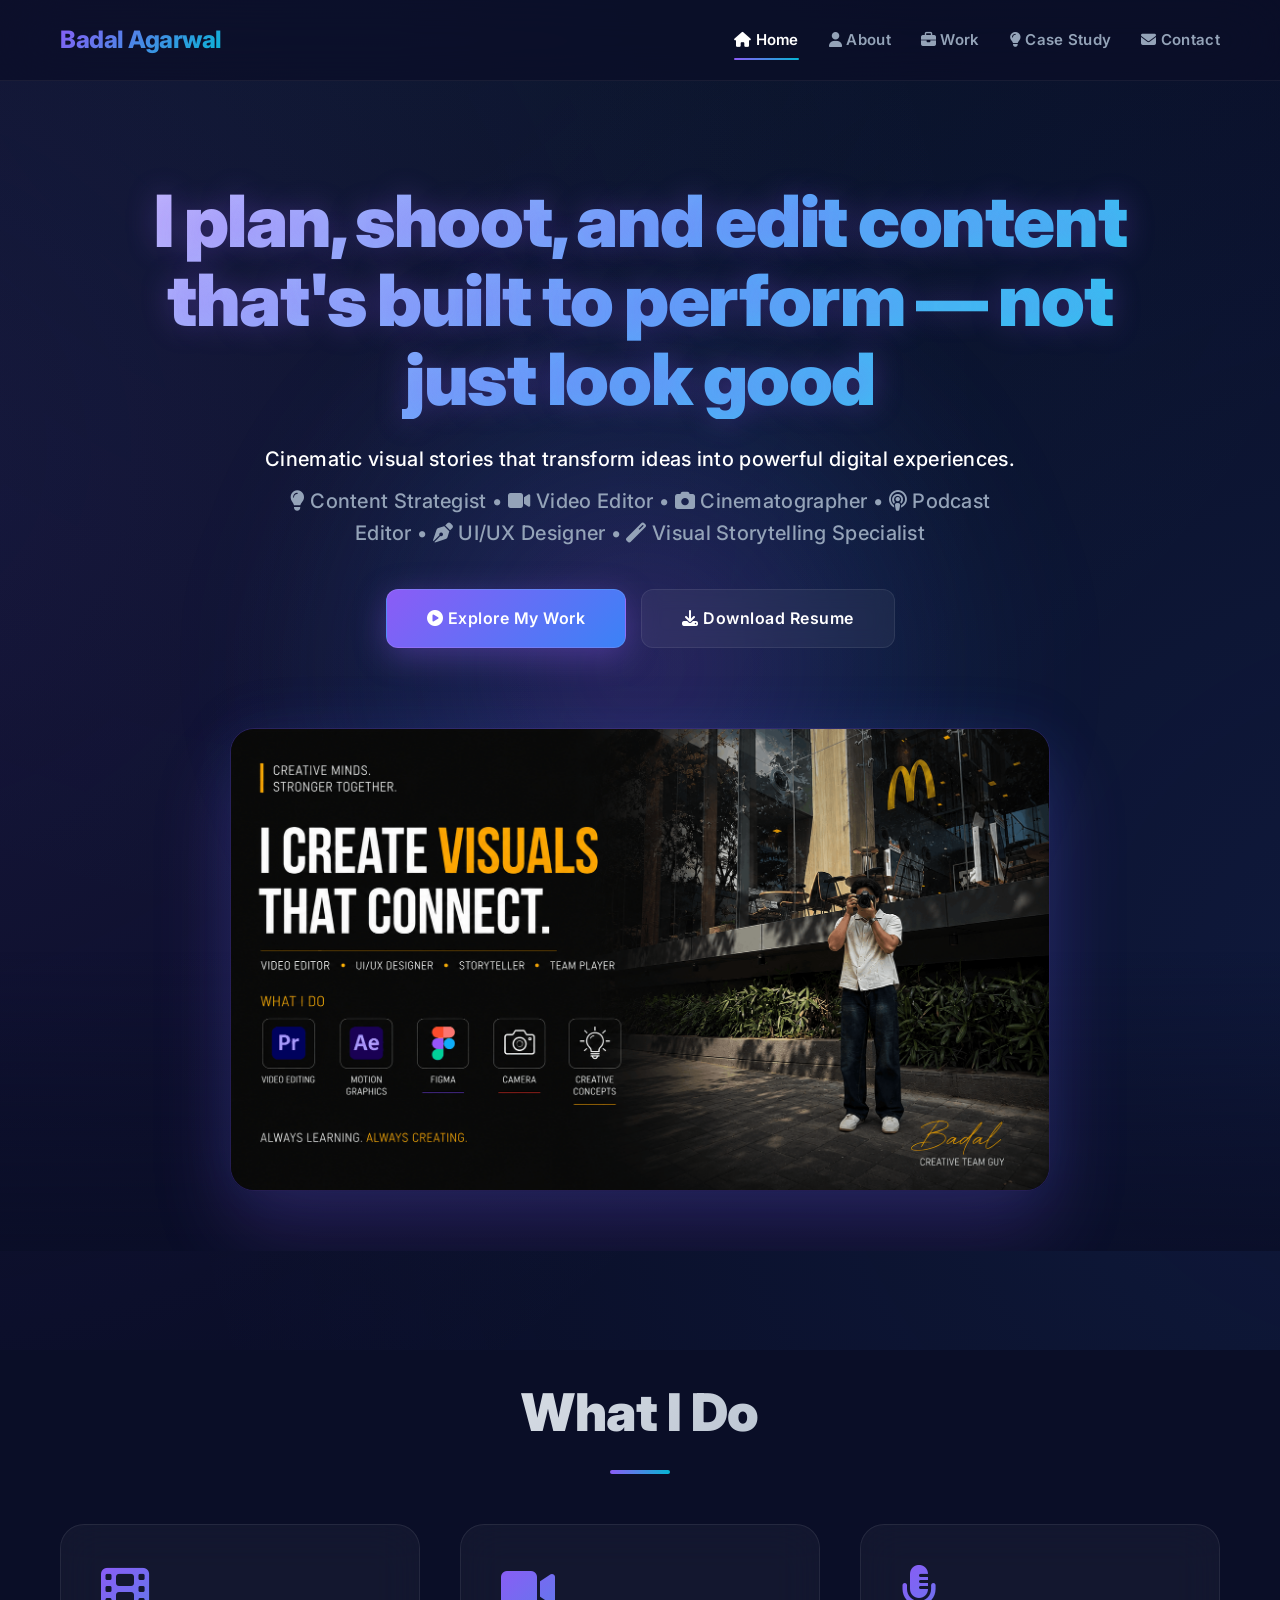
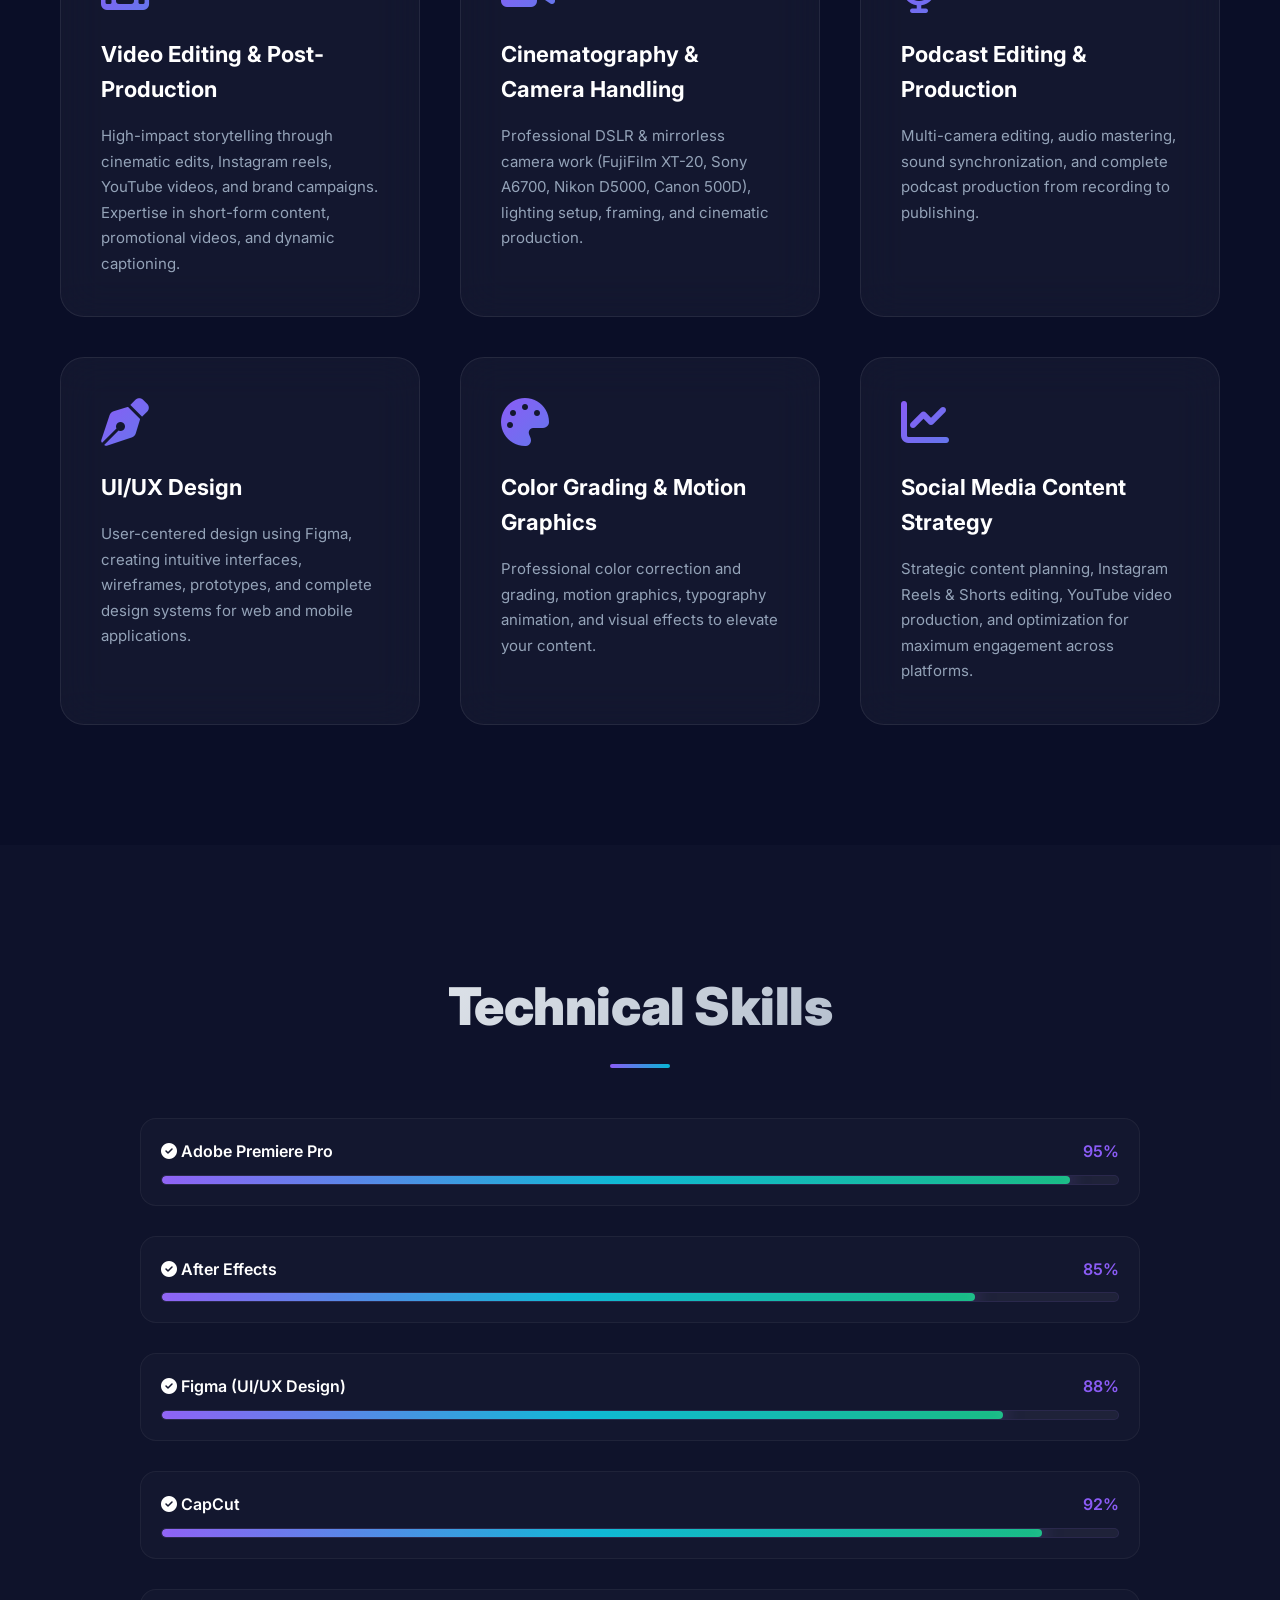
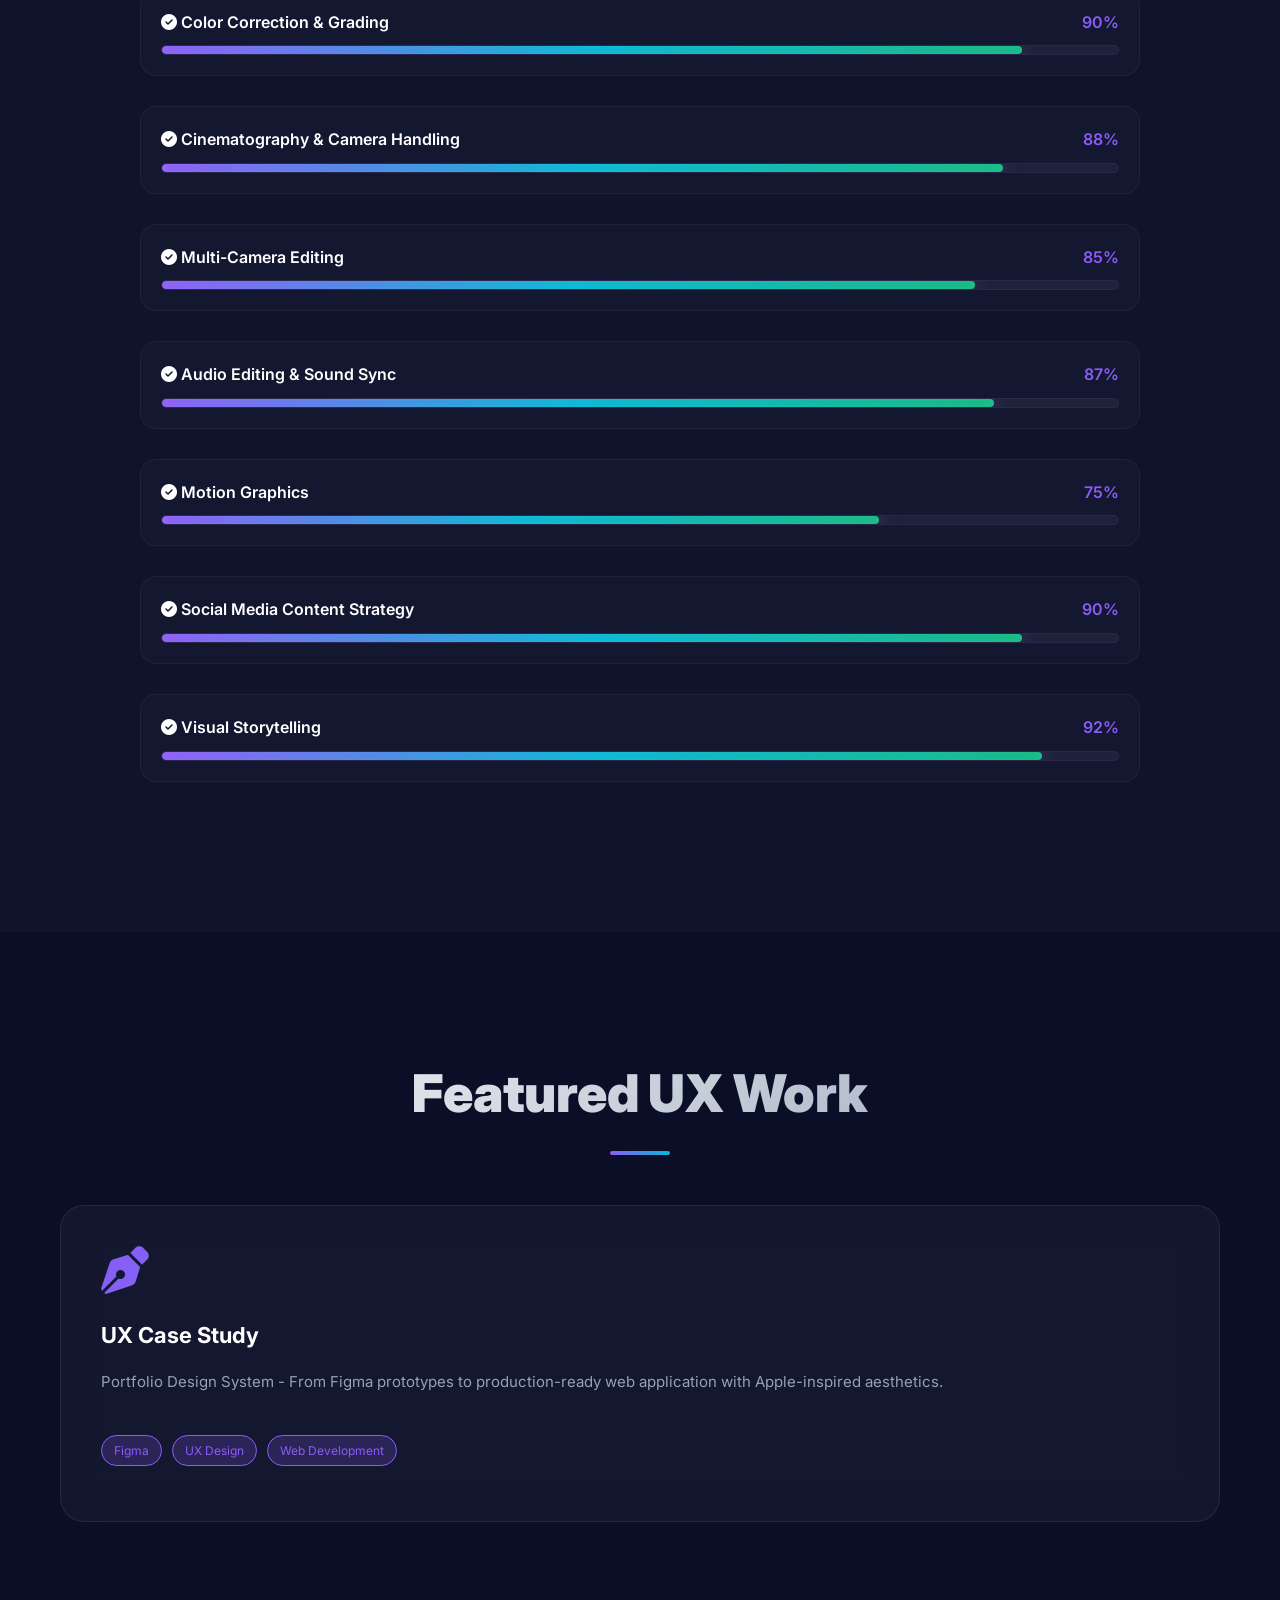
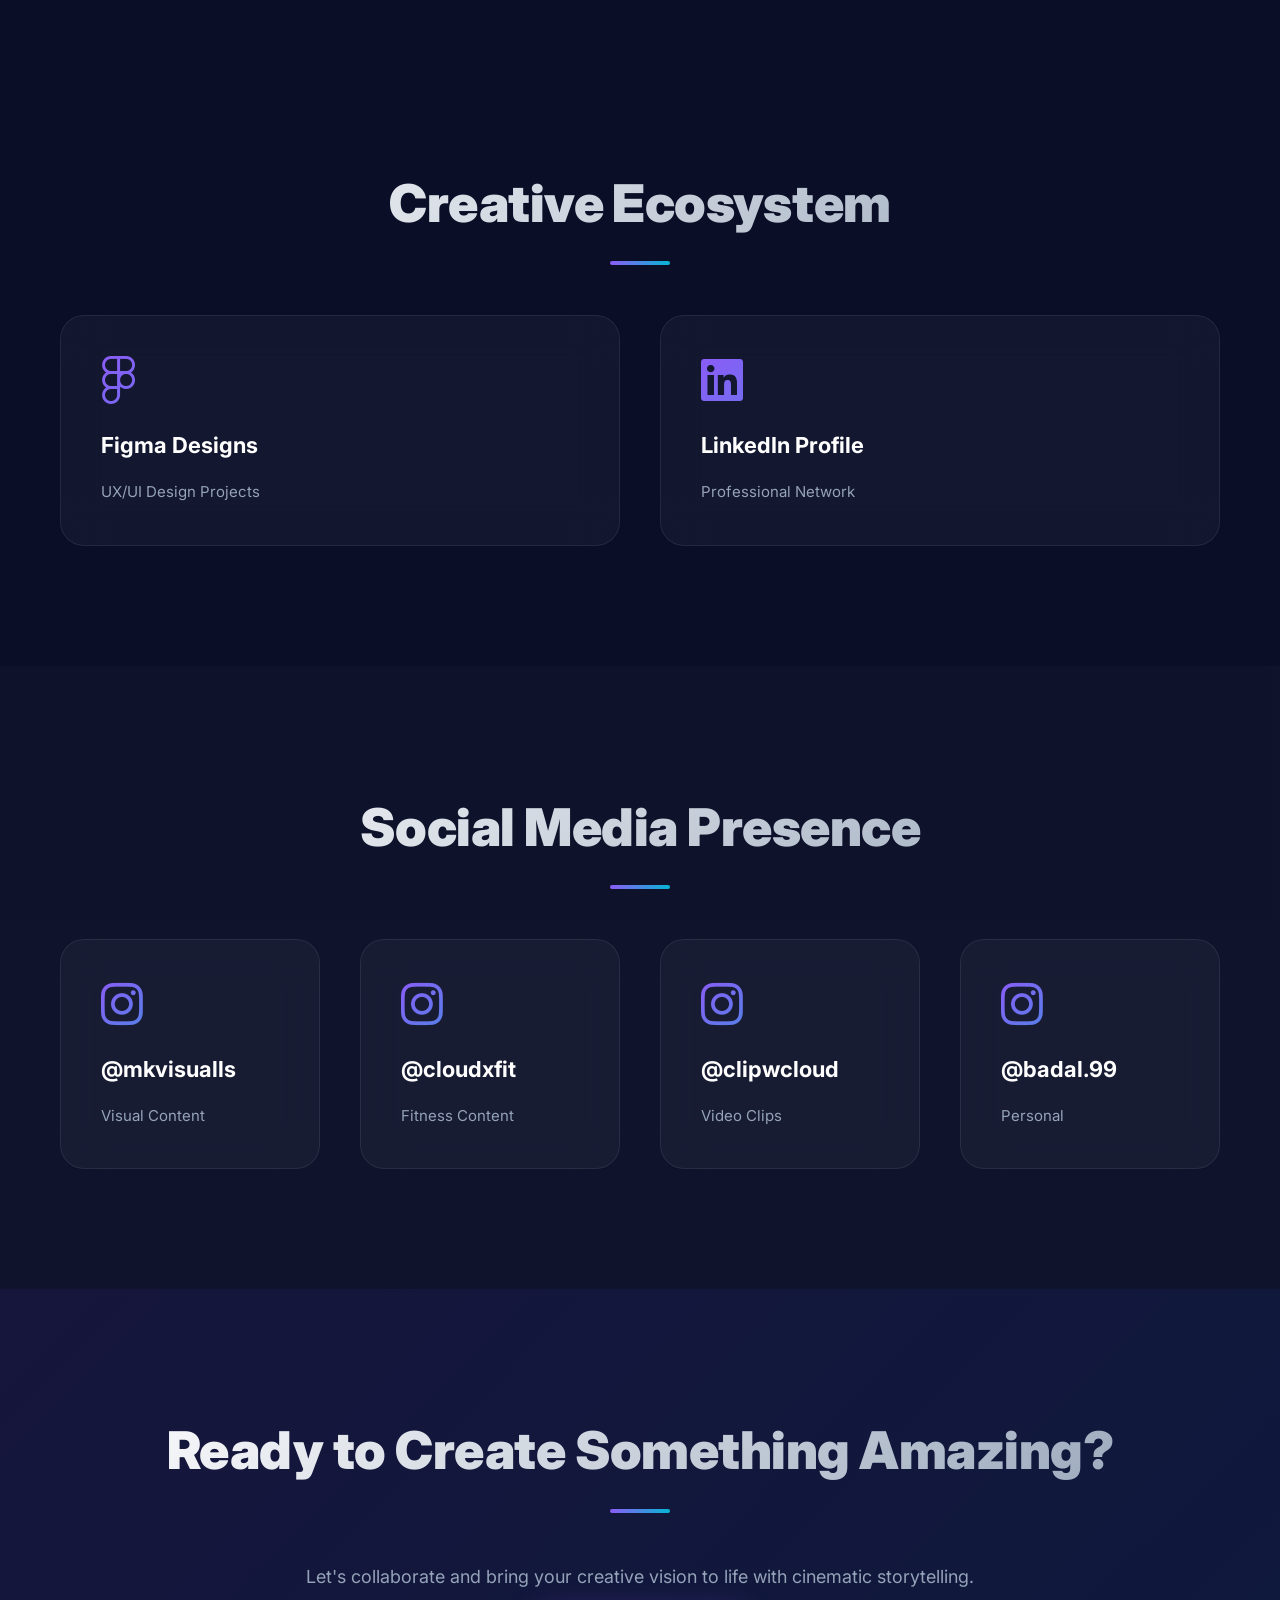
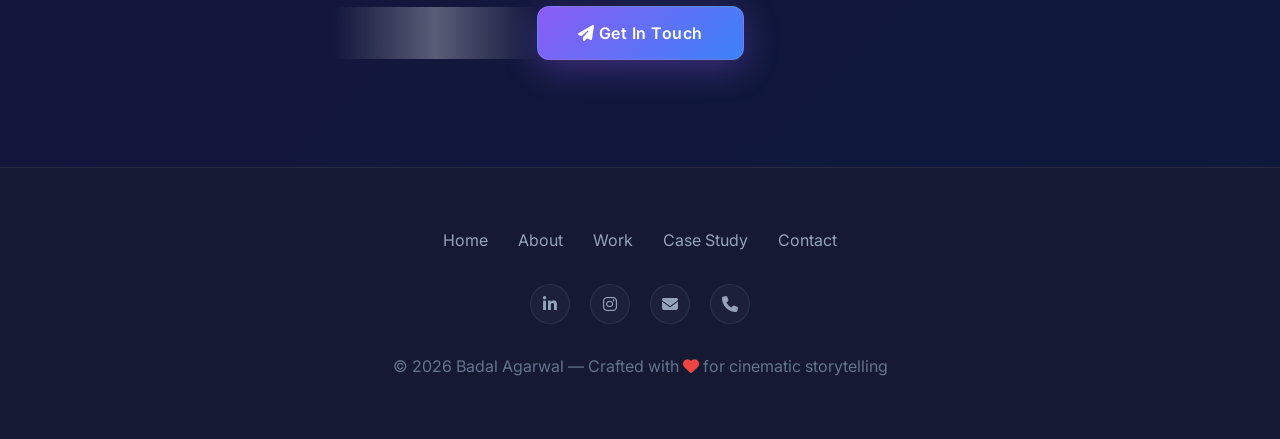
<file: index.html>
<!DOCTYPE html>
<html lang="en">
<head>
  <meta charset="UTF-8">
  <meta name="viewport" content="width=device-width, initial-scale=1.0">
  <meta name="description" content="Badal Agarwal - Creative Video Editor, Cinematographer & Visual Storyteller. Crafting cinematic experiences that transform ideas into powerful digital stories.">
  <meta name="keywords" content="video editor, cinematographer, podcast editor, visual storytelling, creative portfolio">
  <meta name="author" content="Badal Agarwal">

  <title>Badal Agarwal | Creative Portfolio - Video Editor & Cinematographer</title>

  <!-- Favicon -->
  <link rel="icon" type="image/png" href="assets/favicon.png">

  <!-- Font Awesome -->
  <link rel="stylesheet" href="https://cdnjs.cloudflare.com/ajax/libs/font-awesome/6.4.0/css/all.min.css">

  <!-- Google Fonts -->
  <link rel="preconnect" href="https://fonts.googleapis.com">
  <link rel="preconnect" href="https://fonts.gstatic.com" crossorigin>
  <link href="https://fonts.googleapis.com/css2?family=Inter:wght@300;400;500;600;700;800;900&display=swap" rel="stylesheet">

  <!-- Stylesheet -->
  <link rel="stylesheet" href="css/style.css">
</head>

<body>

<!-- LOADING SCREEN -->
<div class="loading-screen">
  <div class="loader"></div>
</div>

<!-- SCROLL PROGRESS BAR -->
<div class="scroll-progress"></div>

<!-- NAVIGATION -->
<header class="nav">
  <div class="logo">Badal Agarwal</div>

  <div class="menu-toggle">
    <span></span>
    <span></span>
    <span></span>
  </div>

  <nav>
    <a href="index.html"><i class="fas fa-home"></i> Home</a>
    <a href="about.html"><i class="fas fa-user"></i> About</a>
    <a href="projects.html"><i class="fas fa-briefcase"></i> Work</a>
    <a href="case-study.html"><i class="fas fa-lightbulb"></i> Case Study</a>
    <a href="contact.html"><i class="fas fa-envelope"></i> Contact</a>
  </nav>
</header>

<!-- HERO SECTION -->
<section class="hero">
  <h1 class="fade-in">
    I plan, shoot, and edit content that's built to perform — not just look good
  </h1>

  <p class="fade-in" style="font-size: 20px; font-weight: 500; margin-bottom: 10px;">
    Cinematic visual stories that transform ideas into powerful digital experiences.
  </p>

  <p class="fade-in">
    <i class="fas fa-lightbulb"></i> Content Strategist •
    <i class="fas fa-video"></i> Video Editor •
    <i class="fas fa-camera"></i> Cinematographer •
    <i class="fas fa-podcast"></i> Podcast Editor •
    <i class="fas fa-pen-nib"></i> UI/UX Designer •
    <i class="fas fa-magic"></i> Visual Storytelling Specialist
  </p>

  <div class="hero-buttons fade-in">
    <a href="projects.html" class="btn">
      <i class="fas fa-play-circle"></i> Explore My Work
    </a>
    <a href="assets/BadalResume.pdf" class="btn-outline" download>
      <i class="fas fa-download"></i> Download Resume
    </a>
  </div>

  <!-- HERO IMAGE -->
  <img class="img fade-in"
       src="assets/images/HomePage.jpeg"
       alt="Creative workspace with video editing setup">
</section>

<!-- WHAT I DO SECTION -->
<section class="section">
  <h2 class="fade-in">What I Do</h2>

  <div class="grid">
    <div class="card fade-in">
      <i class="fas fa-film"></i>
      <h3>Video Editing & Post-Production</h3>
      <p>High-impact storytelling through cinematic edits, Instagram reels, YouTube videos, and brand campaigns. Expertise in short-form content, promotional videos, and dynamic captioning.</p>
    </div>

    <div class="card fade-in">
      <i class="fas fa-video"></i>
      <h3>Cinematography & Camera Handling</h3>
      <p>Professional DSLR & mirrorless camera work (FujiFilm XT-20, Sony A6700, Nikon D5000, Canon 500D), lighting setup, framing, and cinematic production.</p>
    </div>

    <div class="card fade-in">
      <i class="fas fa-microphone-alt"></i>
      <h3>Podcast Editing & Production</h3>
      <p>Multi-camera editing, audio mastering, sound synchronization, and complete podcast production from recording to publishing.</p>
    </div>

    <div class="card fade-in">
      <i class="fas fa-pen-nib"></i>
      <h3>UI/UX Design</h3>
      <p>User-centered design using Figma, creating intuitive interfaces, wireframes, prototypes, and complete design systems for web and mobile applications.</p>
    </div>

    <div class="card fade-in">
      <i class="fas fa-palette"></i>
      <h3>Color Grading & Motion Graphics</h3>
      <p>Professional color correction and grading, motion graphics, typography animation, and visual effects to elevate your content.</p>
    </div>

    <div class="card fade-in">
      <i class="fas fa-chart-line"></i>
      <h3>Social Media Content Strategy</h3>
      <p>Strategic content planning, Instagram Reels & Shorts editing, YouTube video production, and optimization for maximum engagement across platforms.</p>
    </div>
  </div>
</section>

<!-- SKILLS SECTION -->
<section class="section" style="background: rgba(255,255,255,0.02);">
  <h2 class="fade-in">Technical Skills</h2>

  <div class="skills-grid">
    <div class="skill-item">
      <div class="skill-header">
        <span class="skill-name"><i class="fas fa-check-circle"></i> Adobe Premiere Pro</span>
        <span class="skill-percentage">95%</span>
      </div>
      <div class="skill-bar">
        <div class="skill-progress" data-percentage="95"></div>
      </div>
    </div>

    <div class="skill-item">
      <div class="skill-header">
        <span class="skill-name"><i class="fas fa-check-circle"></i> After Effects</span>
        <span class="skill-percentage">85%</span>
      </div>
      <div class="skill-bar">
        <div class="skill-progress" data-percentage="85"></div>
      </div>
    </div>

    <div class="skill-item">
      <div class="skill-header">
        <span class="skill-name"><i class="fas fa-check-circle"></i> Figma (UI/UX Design)</span>
        <span class="skill-percentage">88%</span>
      </div>
      <div class="skill-bar">
        <div class="skill-progress" data-percentage="88"></div>
      </div>
    </div>

    <div class="skill-item">
      <div class="skill-header">
        <span class="skill-name"><i class="fas fa-check-circle"></i> CapCut</span>
        <span class="skill-percentage">92%</span>
      </div>
      <div class="skill-bar">
        <div class="skill-progress" data-percentage="92"></div>
      </div>
    </div>

    <div class="skill-item">
      <div class="skill-header">
        <span class="skill-name"><i class="fas fa-check-circle"></i> Color Correction & Grading</span>
        <span class="skill-percentage">90%</span>
      </div>
      <div class="skill-bar">
        <div class="skill-progress" data-percentage="90"></div>
      </div>
    </div>

    <div class="skill-item">
      <div class="skill-header">
        <span class="skill-name"><i class="fas fa-check-circle"></i> Cinematography & Camera Handling</span>
        <span class="skill-percentage">88%</span>
      </div>
      <div class="skill-bar">
        <div class="skill-progress" data-percentage="88"></div>
      </div>
    </div>

    <div class="skill-item">
      <div class="skill-header">
        <span class="skill-name"><i class="fas fa-check-circle"></i> Multi-Camera Editing</span>
        <span class="skill-percentage">85%</span>
      </div>
      <div class="skill-bar">
        <div class="skill-progress" data-percentage="85"></div>
      </div>
    </div>

    <div class="skill-item">
      <div class="skill-header">
        <span class="skill-name"><i class="fas fa-check-circle"></i> Audio Editing & Sound Sync</span>
        <span class="skill-percentage">87%</span>
      </div>
      <div class="skill-bar">
        <div class="skill-progress" data-percentage="87"></div>
      </div>
    </div>

    <div class="skill-item">
      <div class="skill-header">
        <span class="skill-name"><i class="fas fa-check-circle"></i> Motion Graphics</span>
        <span class="skill-percentage">75%</span>
      </div>
      <div class="skill-bar">
        <div class="skill-progress" data-percentage="75"></div>
      </div>
    </div>

    <div class="skill-item">
      <div class="skill-header">
        <span class="skill-name"><i class="fas fa-check-circle"></i> Social Media Content Strategy</span>
        <span class="skill-percentage">90%</span>
      </div>
      <div class="skill-bar">
        <div class="skill-progress" data-percentage="90"></div>
      </div>
    </div>

    <div class="skill-item">
      <div class="skill-header">
        <span class="skill-name"><i class="fas fa-check-circle"></i> Visual Storytelling</span>
        <span class="skill-percentage">92%</span>
      </div>
      <div class="skill-bar">
        <div class="skill-progress" data-percentage="92"></div>
      </div>
    </div>
  </div>
</section>

<!-- FEATURED UX WORK -->
<section class="section">
  <h2 class="fade-in">Featured UX Work</h2>

  <div class="grid">
    <a class="card fade-in" href="case-study.html">
      <i class="fas fa-pen-nib"></i>
      <h3>UX Case Study</h3>
      <p>Portfolio Design System - From Figma prototypes to production-ready web application with Apple-inspired aesthetics.</p>
      <div class="project-tags mt-40">
        <span class="tag">Figma</span>
        <span class="tag">UX Design</span>
        <span class="tag">Web Development</span>
      </div>
    </a>
  </div>
</section>

<!-- CREATIVE ECOSYSTEM -->
<section class="section">
  <h2 class="fade-in">Creative Ecosystem</h2>

  <div class="grid grid-4">
    <a class="card fade-in" href="https://www.figma.com/proto/0RToSeiITEzdi0ePKNZXXK/Untitled?node-id=1-902&t=E983NsteVmzTOOJ2-1" target="_blank">
      <i class="fab fa-figma"></i>
      <h3>Figma Designs</h3>
      <p>UX/UI Design Projects</p>
    </a>
    <a class="card fade-in" href="https://www.linkedin.com/in/badal-agarwal-88731a245/" target="_blank">
      <i class="fab fa-linkedin"></i>
      <h3>LinkedIn Profile</h3>
      <p>Professional Network</p>
    </a>
  </div>
</section>

<!-- SOCIAL PRESENCE -->
<section class="section" style="background: rgba(255,255,255,0.02);">
  <h2 class="fade-in">Social Media Presence</h2>

  <div class="grid grid-4">
    <a class="card fade-in" href="https://www.instagram.com/mkvisualls" target="_blank">
      <i class="fab fa-instagram"></i>
      <h3>@mkvisualls</h3>
      <p>Visual Content</p>
    </a>

    <a class="card fade-in" href="https://www.instagram.com/cloudxfit" target="_blank">
      <i class="fab fa-instagram"></i>
      <h3>@cloudxfit</h3>
      <p>Fitness Content</p>
    </a>

    <a class="card fade-in" href="https://www.instagram.com/clipwcloud" target="_blank">
      <i class="fab fa-instagram"></i>
      <h3>@clipwcloud</h3>
      <p>Video Clips</p>
    </a>

    <a class="card fade-in" href="https://www.instagram.com/badal.99" target="_blank">
      <i class="fab fa-instagram"></i>
      <h3>@badal.99</h3>
      <p>Personal</p>
    </a>
  </div>
</section>

<!-- CALL TO ACTION -->
<section class="section" style="text-align: center; background: linear-gradient(135deg, rgba(139, 92, 246, 0.1), rgba(59, 130, 246, 0.1));">
  <h2 class="fade-in">Ready to Create Something Amazing?</h2>
  <p class="fade-in" style="color: var(--text-secondary); margin-bottom: 30px; font-size: 18px;">
    Let's collaborate and bring your creative vision to life with cinematic storytelling.
  </p>
  <a href="contact.html" class="btn fade-in">
    <i class="fas fa-paper-plane"></i> Get In Touch
  </a>
</section>

<!-- FOOTER -->
<footer>
  <div class="footer-content">
    <div class="footer-links">
      <a href="index.html">Home</a>
      <a href="about.html">About</a>
      <a href="projects.html">Work</a>
      <a href="case-study.html">Case Study</a>
      <a href="contact.html">Contact</a>
    </div>

    <div class="social-links">
      <a href="https://www.linkedin.com/in/badal-agarwal-88731a245/" target="_blank" class="social-icon">
        <i class="fab fa-linkedin-in"></i>
      </a>
      <a href="https://www.instagram.com/badal.99" target="_blank" class="social-icon">
        <i class="fab fa-instagram"></i>
      </a>
      <a href="mailto:badalagrawal99@gmail.com" class="social-icon">
        <i class="fas fa-envelope"></i>
      </a>
      <a href="tel:+918529698371" class="social-icon">
        <i class="fas fa-phone"></i>
      </a>
    </div>

    <p style="margin-top: 30px;">
      © 2026 Badal Agarwal — Crafted with <i class="fas fa-heart" style="color: #ef4444;"></i> for cinematic storytelling
    </p>
  </div>
</footer>

<!-- BACK TO TOP BUTTON -->
<div class="back-to-top">
  <i class="fas fa-arrow-up"></i>
</div>

<!-- JavaScript -->
<script src="js/main.js"></script>

</body>
</html>
</file>
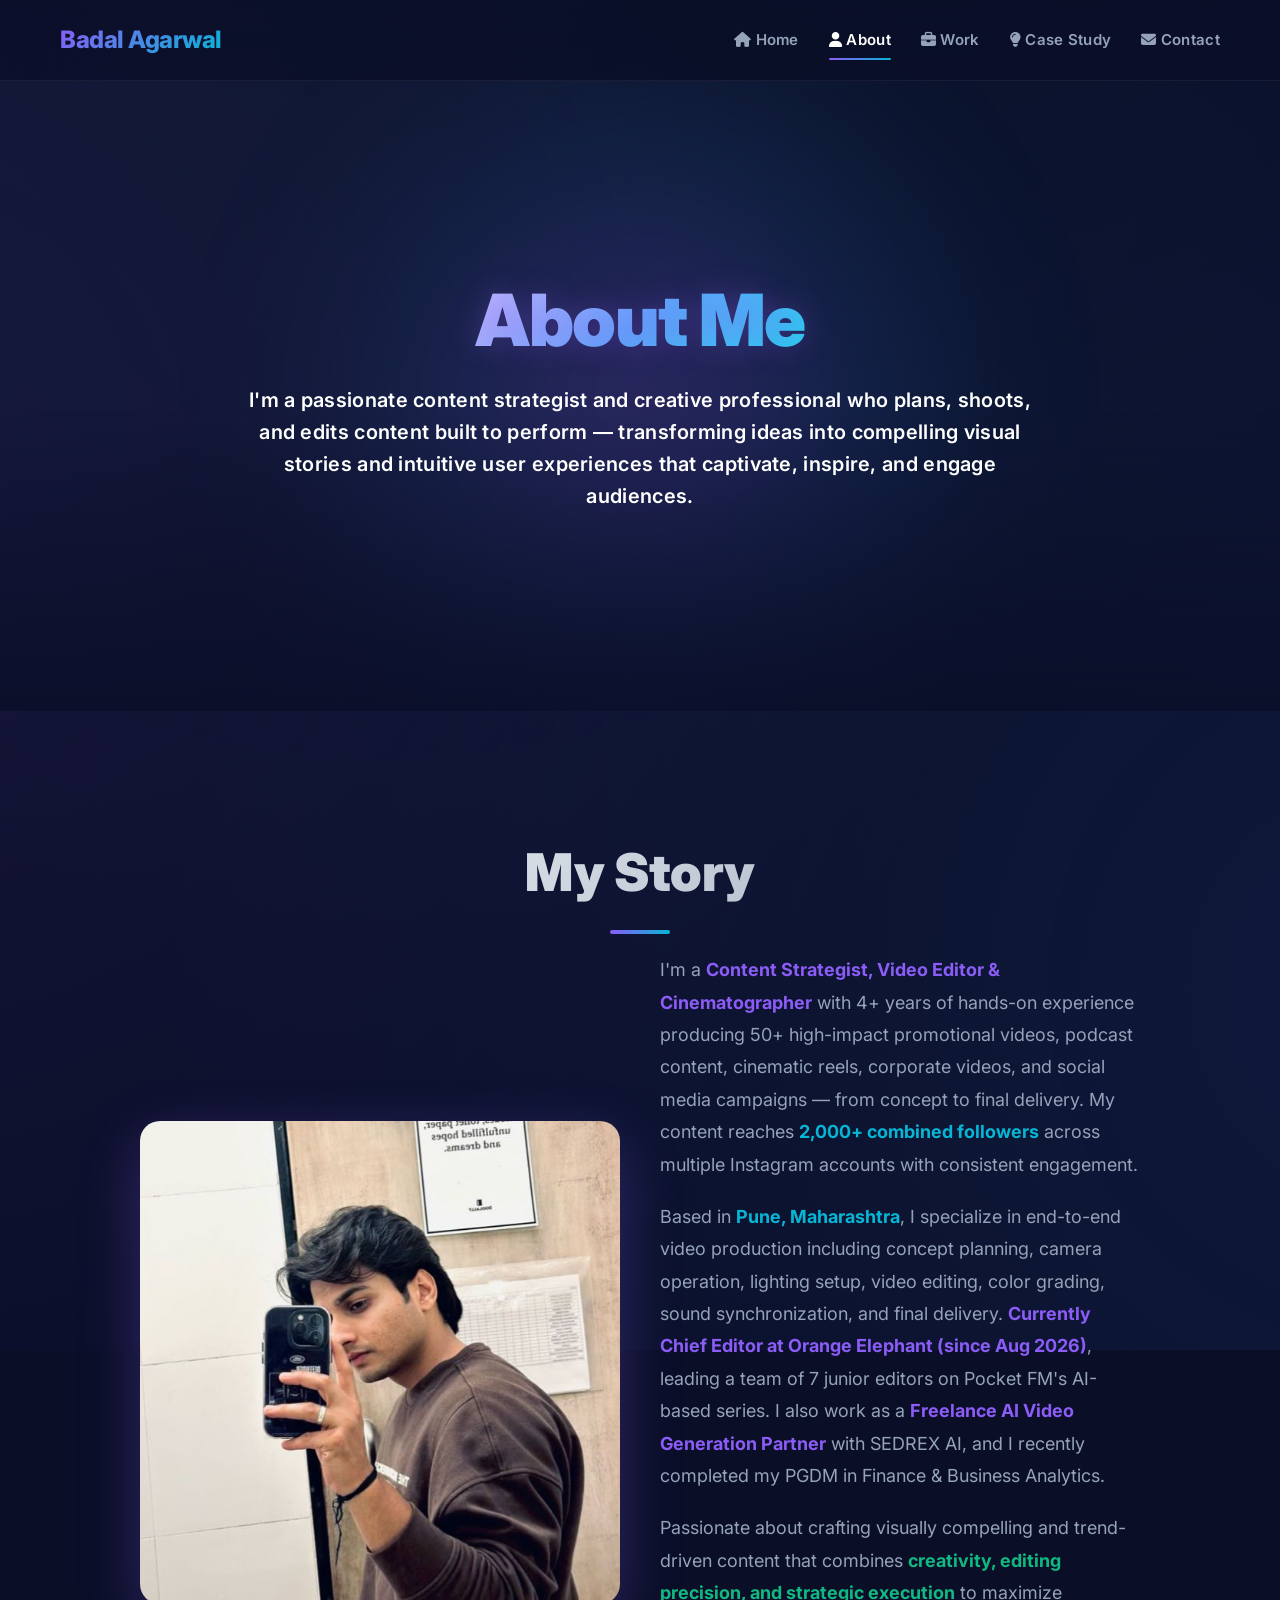
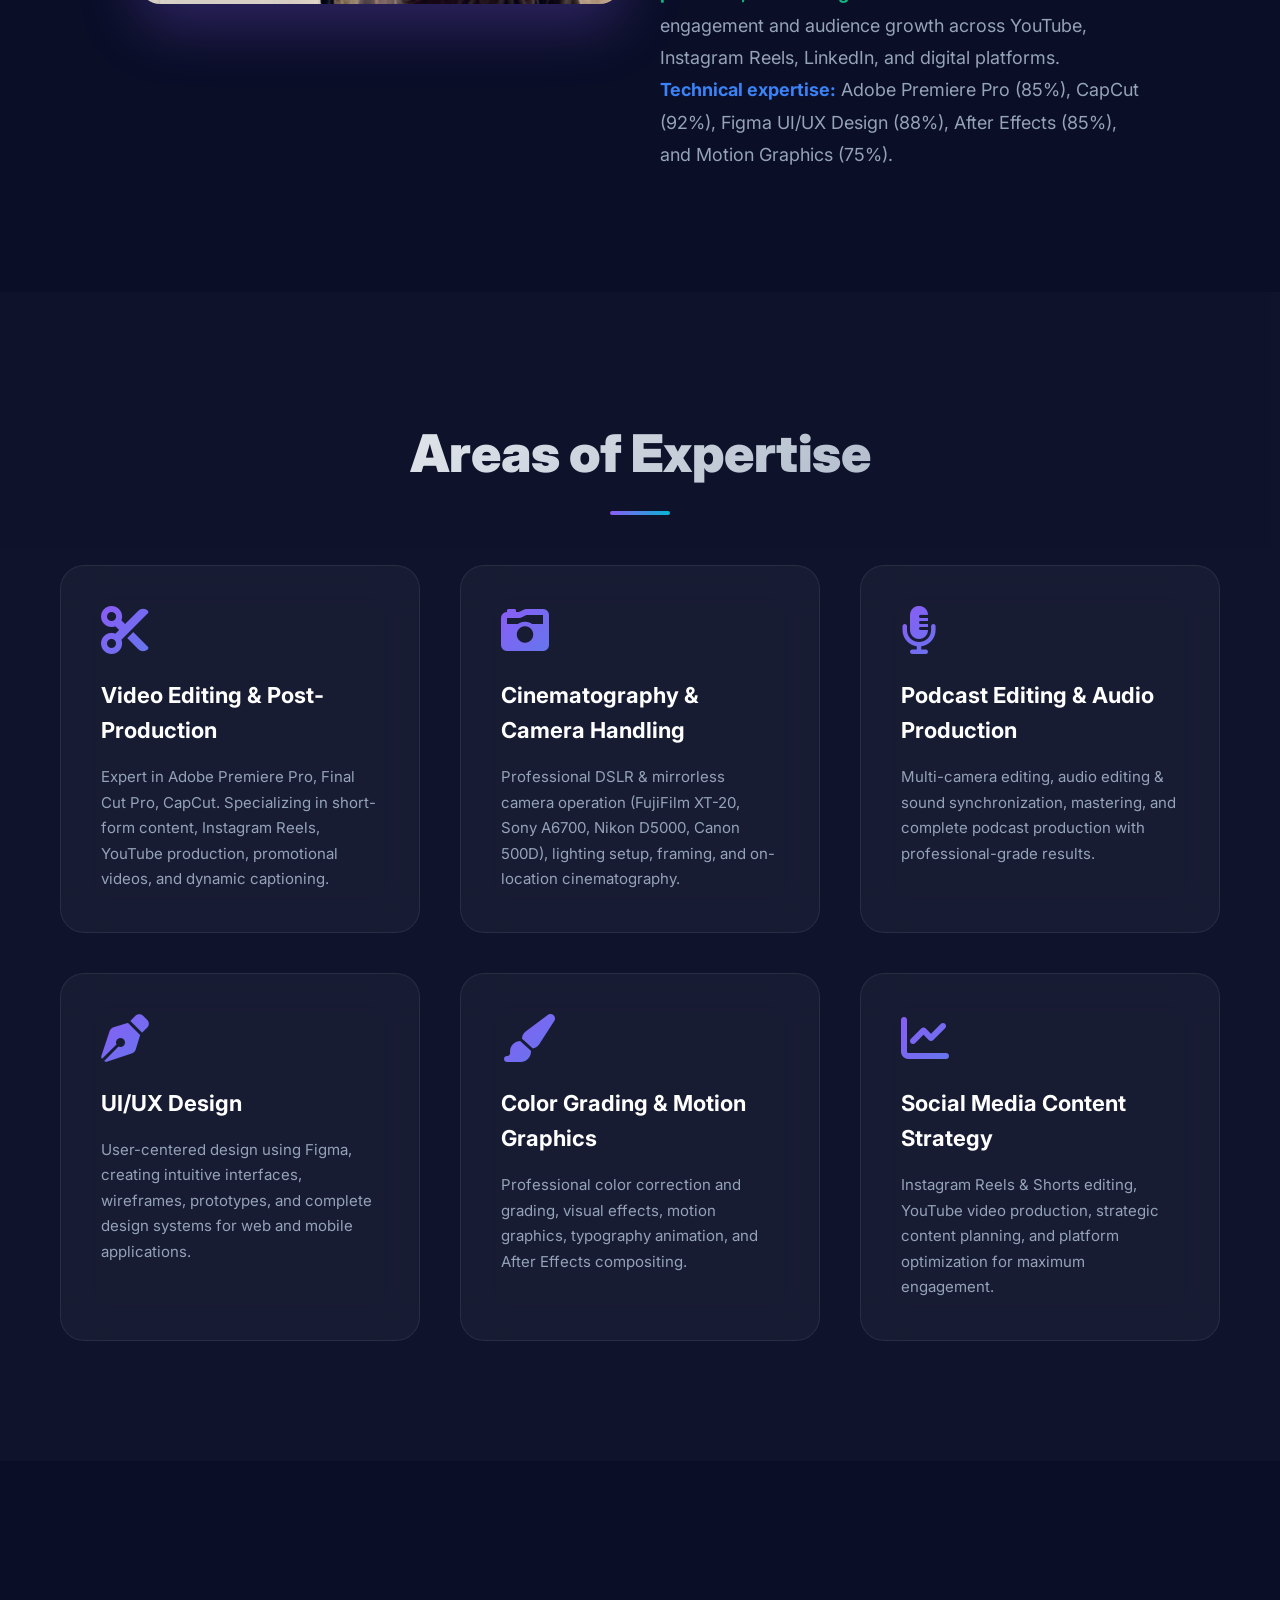
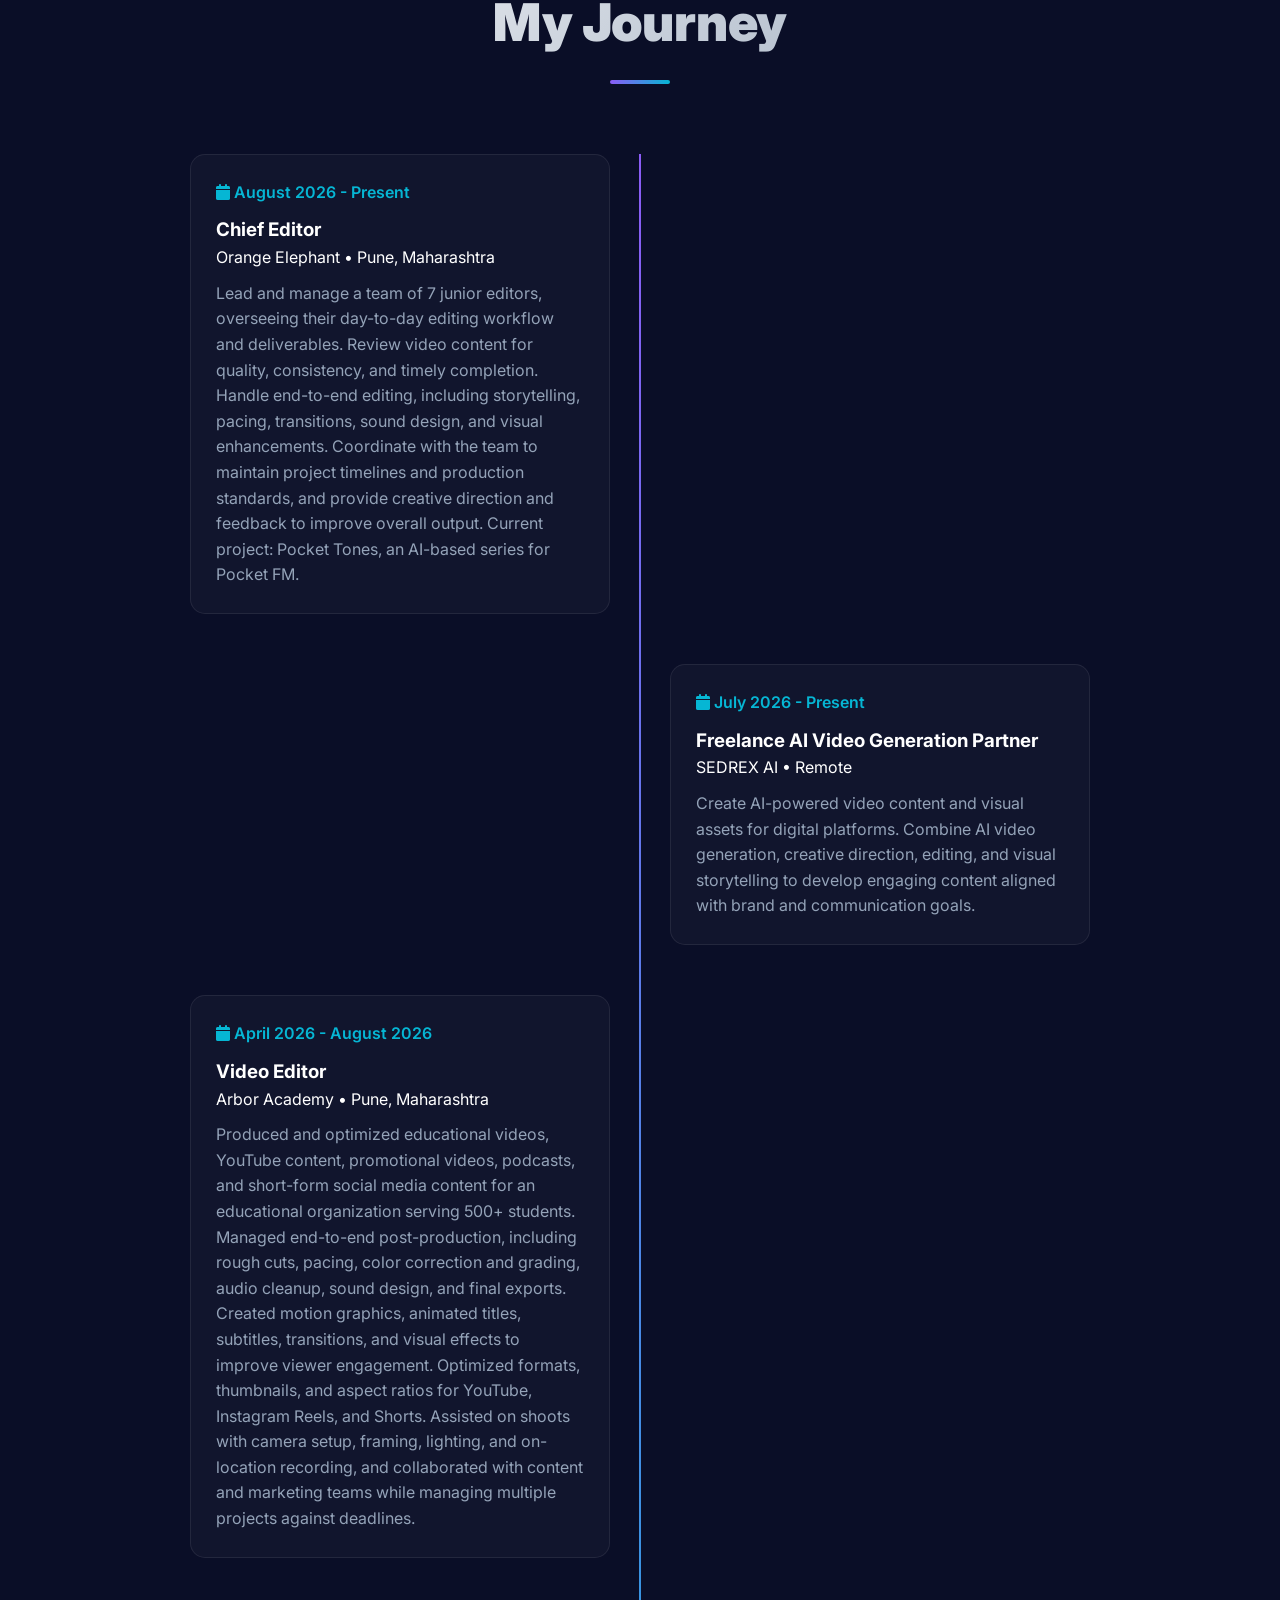
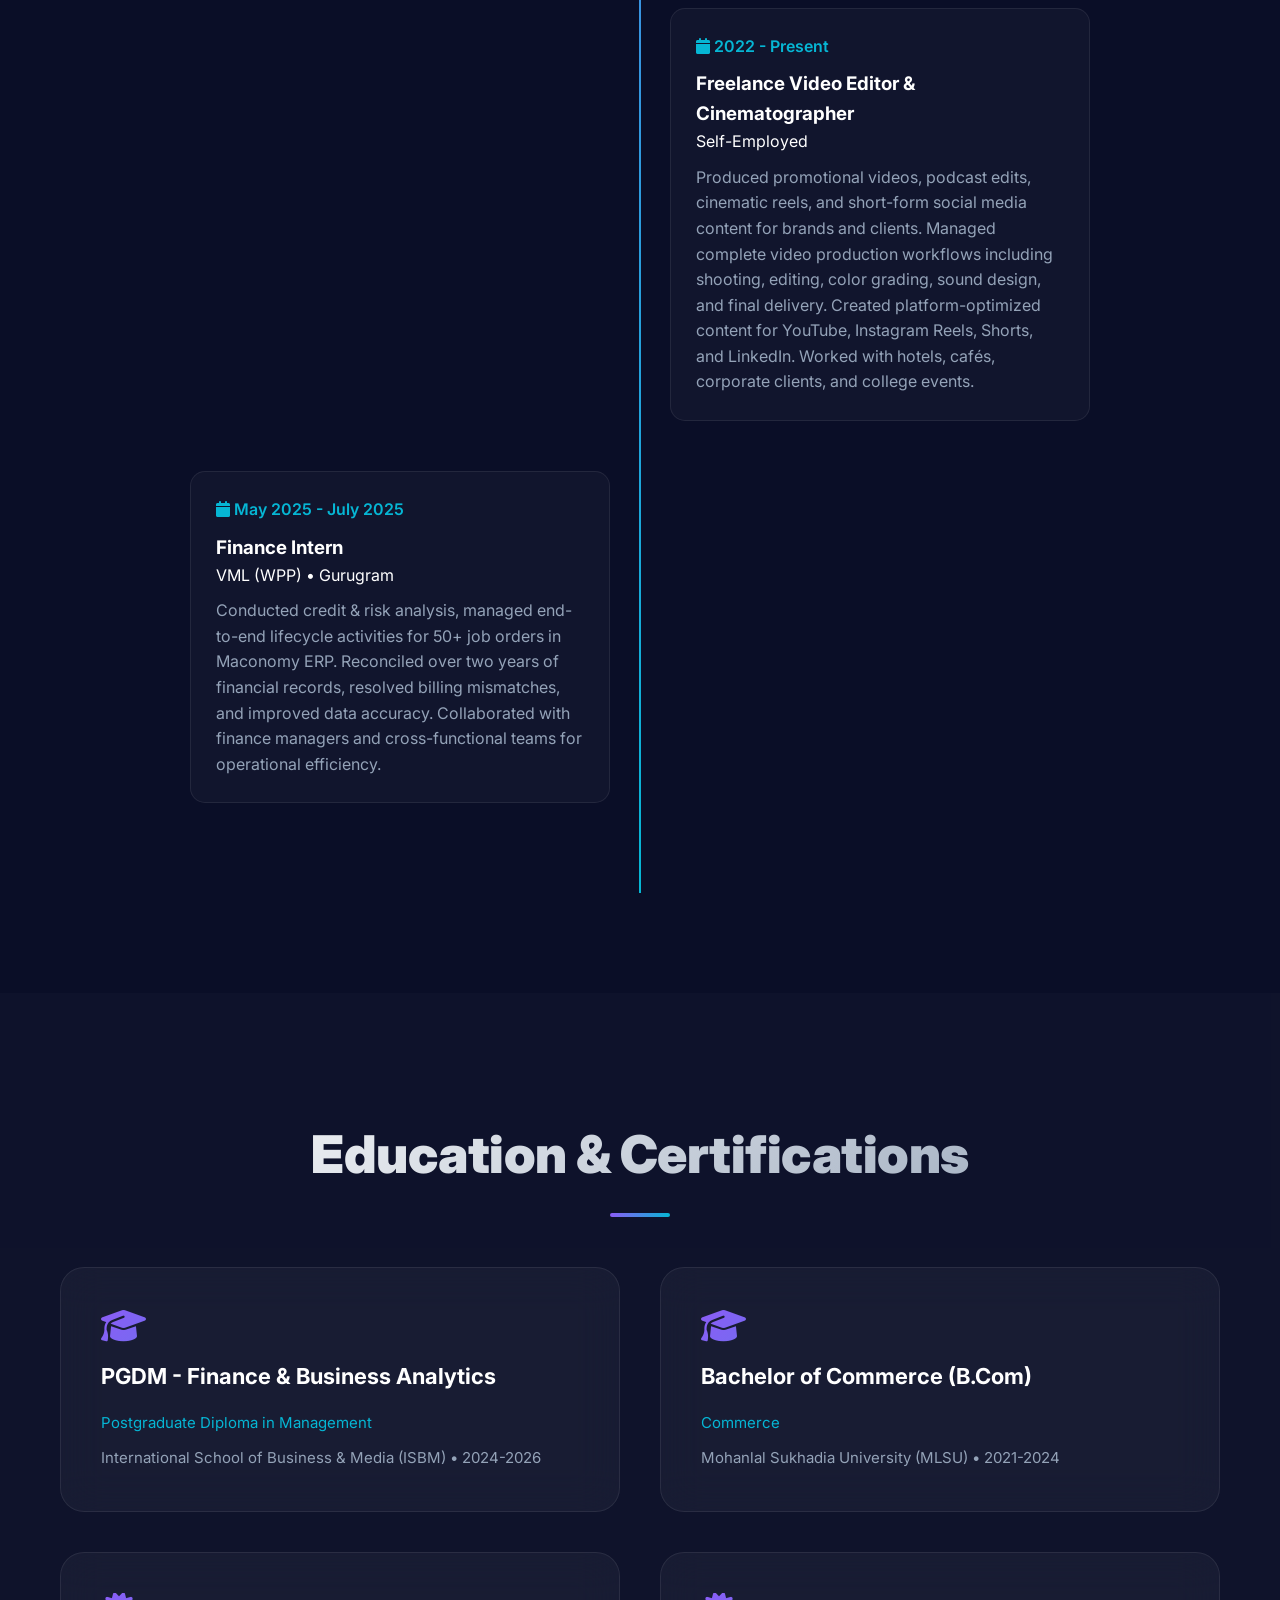
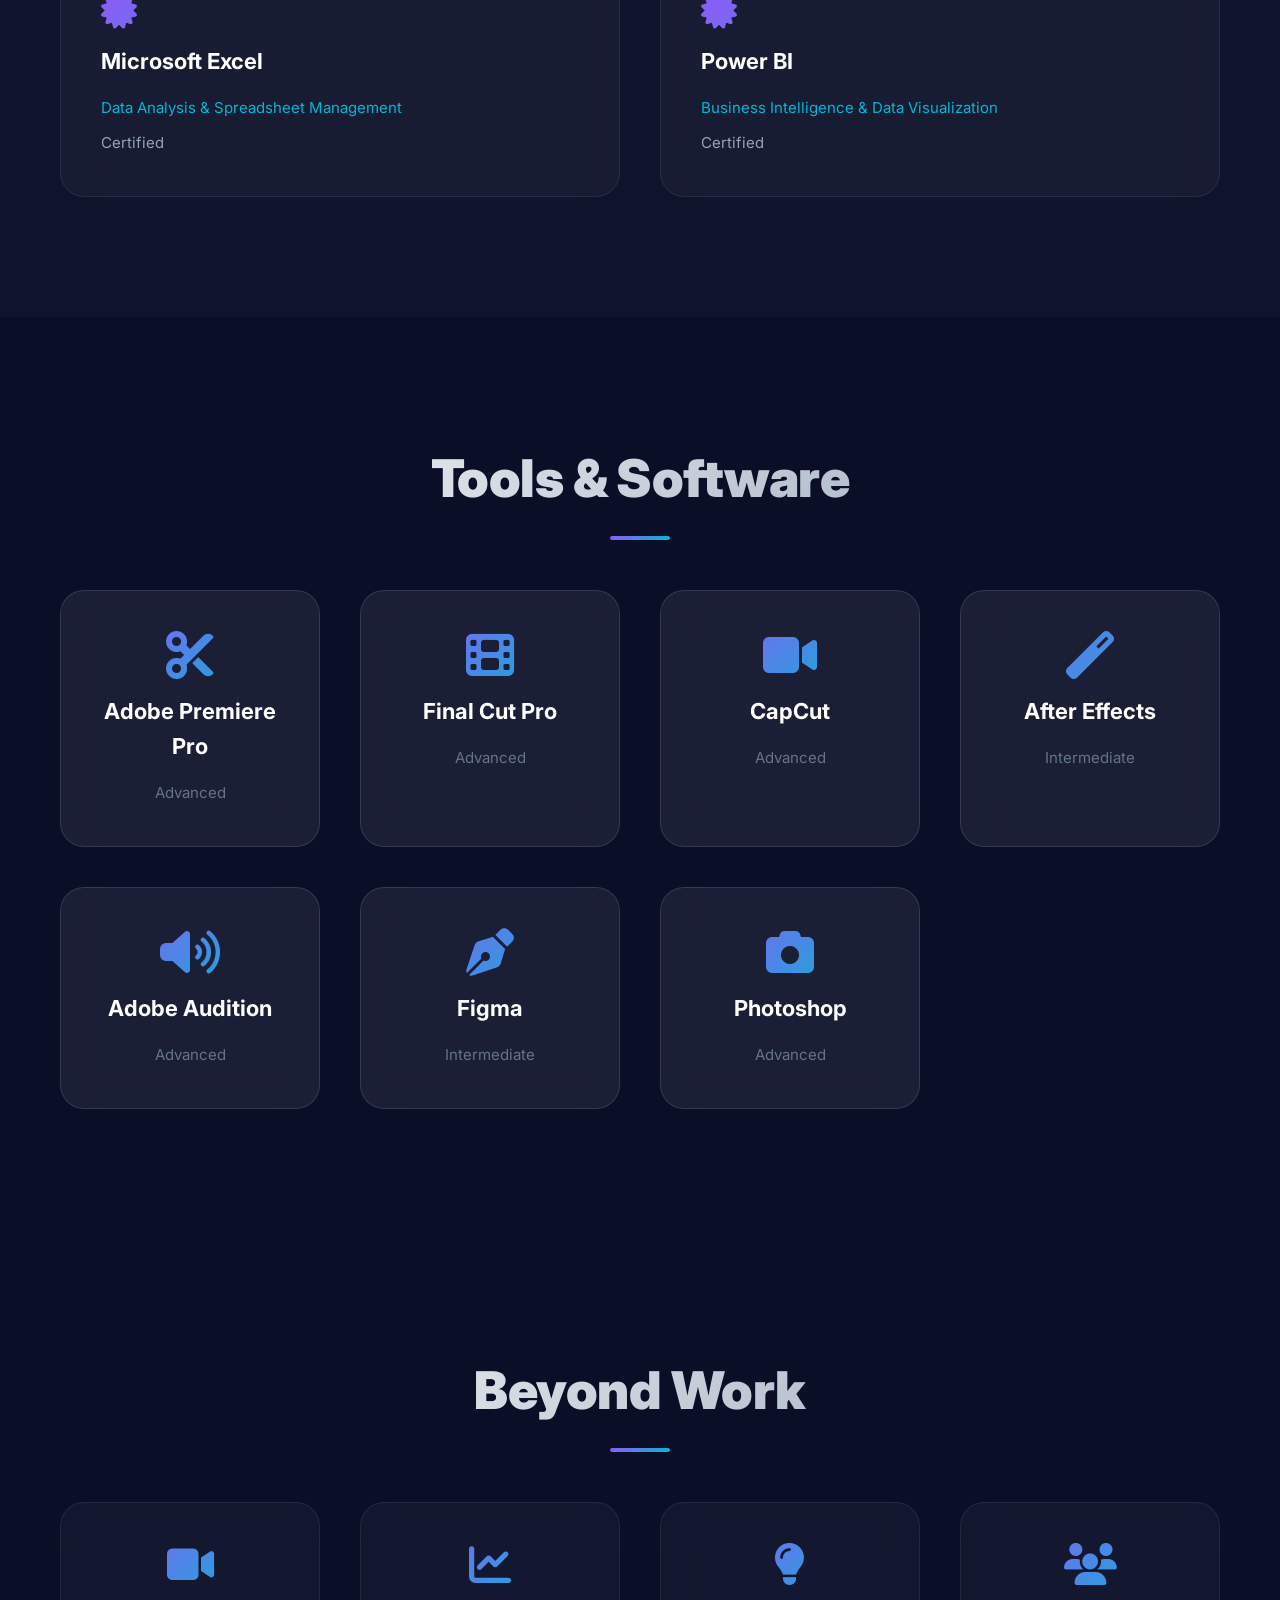
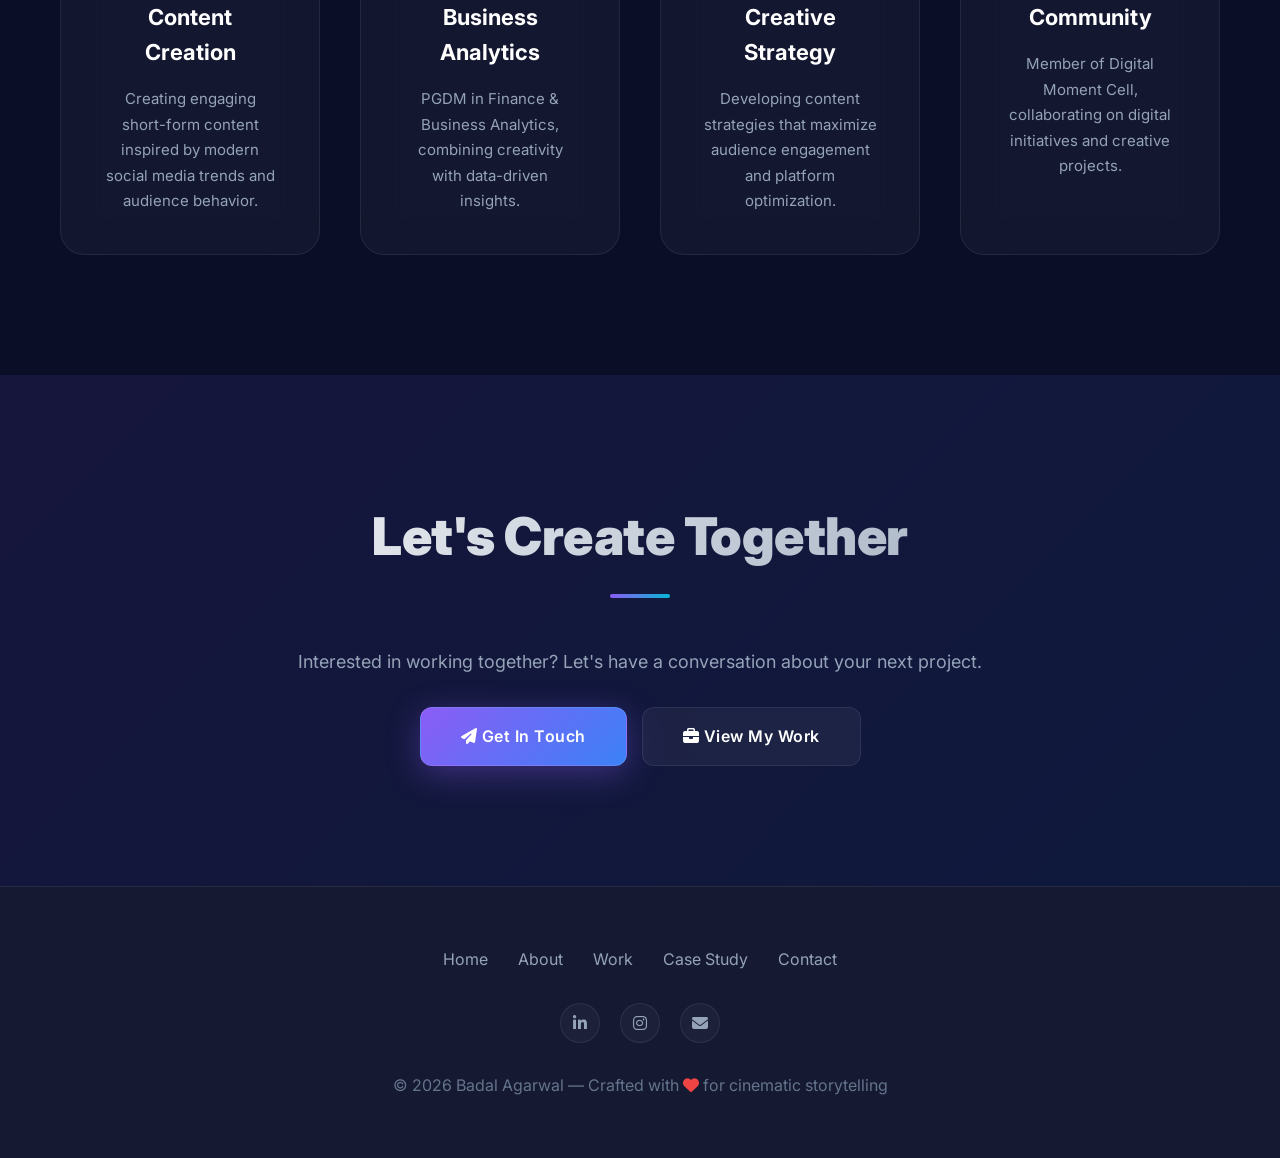
<file: about.html>
<!DOCTYPE html>
<html lang="en">
<head>
  <meta charset="UTF-8">
  <meta name="viewport" content="width=device-width, initial-scale=1.0">
  <meta name="description" content="Learn about Badal Agarwal - Content Strategist, Video Editor & Cinematographer based in Pune, Maharashtra. Chief Editor leading video teams and AI-driven content production, with end-to-end content planning and production experience.">
  <title>About | Badal Agarwal - Creative Portfolio</title>

  <!-- Font Awesome -->
  <link rel="stylesheet" href="https://cdnjs.cloudflare.com/ajax/libs/font-awesome/6.4.0/css/all.min.css">

  <!-- Google Fonts -->
  <link href="https://fonts.googleapis.com/css2?family=Inter:wght@300;400;500;600;700;800;900&display=swap" rel="stylesheet">

  <!-- Stylesheet -->
  <link rel="stylesheet" href="css/style.css">
</head>

<body>

<!-- LOADING SCREEN -->
<div class="loading-screen">
  <div class="loader"></div>
</div>

<!-- SCROLL PROGRESS BAR -->
<div class="scroll-progress"></div>

<!-- NAVIGATION -->
<header class="nav">
  <div class="logo">Badal Agarwal</div>

  <div class="menu-toggle">
    <span></span>
    <span></span>
    <span></span>
  </div>

  <nav>
    <a href="index.html"><i class="fas fa-home"></i> Home</a>
    <a href="about.html"><i class="fas fa-user"></i> About</a>
    <a href="projects.html"><i class="fas fa-briefcase"></i> Work</a>
    <a href="case-study.html"><i class="fas fa-lightbulb"></i> Case Study</a>
    <a href="contact.html"><i class="fas fa-envelope"></i> Contact</a>
  </nav>
</header>

<!-- HERO SECTION -->
<section class="hero" style="min-height: 70vh;">
  <h1 class="fade-in">About Me</h1>
  <p class="fade-in" style="max-width: 800px; font-size: 20px;">
    I'm a passionate content strategist and creative professional who plans, shoots, and edits content built to perform — transforming ideas into compelling visual stories and intuitive user experiences that captivate, inspire, and engage audiences.
  </p>
</section>

<!-- MY STORY -->
<section class="section">
  <div style="max-width: 1000px; margin: 0 auto;">
    <h2 class="fade-in" style="text-align: center; margin-bottom: 40px;">My Story</h2>

    <div style="display: grid; grid-template-columns: 1fr 1fr; gap: 40px; align-items: center;" class="fade-in">
      <div>
        <img src="assets/images/BadalPicture.jpeg"
             alt="Badal Agarwal"
             class="img"
             style="border-radius: 20px; box-shadow: 0 20px 60px rgba(139, 92, 246, 0.3);">
      </div>

      <div>
        <p style="font-size: 18px; line-height: 1.8; color: var(--text-secondary); margin-bottom: 20px;">
          I'm a <strong style="color: var(--accent-purple);">Content Strategist, Video Editor & Cinematographer</strong> with 4+ years of hands-on experience producing 50+ high-impact promotional videos, podcast content, cinematic reels, corporate videos, and social media campaigns — from concept to final delivery. My content reaches <strong style="color: var(--accent-cyan);">2,000+ combined followers</strong> across multiple Instagram accounts with consistent engagement.
        </p>

        <p style="font-size: 18px; line-height: 1.8; color: var(--text-secondary); margin-bottom: 20px;">
          Based in <strong style="color: var(--accent-cyan);">Pune, Maharashtra</strong>, I specialize in end-to-end video production including concept planning, camera operation, lighting setup, video editing, color grading, sound synchronization, and final delivery. <strong style="color: var(--accent-purple);">Currently Chief Editor at Orange Elephant (since Aug 2026)</strong>, leading a team of 7 junior editors on Pocket FM's AI-based series. I also work as a <strong style="color: var(--accent-purple);">Freelance AI Video Generation Partner</strong> with SEDREX AI, and I recently completed my PGDM in Finance & Business Analytics.
        </p>

        <p style="font-size: 18px; line-height: 1.8; color: var(--text-secondary);">
          Passionate about crafting visually compelling and trend-driven content that combines <strong style="color: var(--accent-green);">creativity, editing precision, and strategic execution</strong> to maximize engagement and audience growth across YouTube, Instagram Reels, LinkedIn, and digital platforms. <strong style="color: var(--accent-blue);">Technical expertise:</strong> Adobe Premiere Pro (85%), CapCut (92%), Figma UI/UX Design (88%), After Effects (85%), and Motion Graphics (75%).
        </p>
      </div>
    </div>
  </div>
</section>

<!-- EXPERTISE AREAS -->
<section class="section" style="background: rgba(255,255,255,0.02);">
  <h2 class="fade-in">Areas of Expertise</h2>

  <div class="grid">
    <div class="card fade-in">
      <i class="fas fa-cut"></i>
      <h3>Video Editing & Post-Production</h3>
      <p>Expert in Adobe Premiere Pro, Final Cut Pro, CapCut. Specializing in short-form content, Instagram Reels, YouTube production, promotional videos, and dynamic captioning.</p>
    </div>

    <div class="card fade-in">
      <i class="fas fa-camera-retro"></i>
      <h3>Cinematography & Camera Handling</h3>
      <p>Professional DSLR & mirrorless camera operation (FujiFilm XT-20, Sony A6700, Nikon D5000, Canon 500D), lighting setup, framing, and on-location cinematography.</p>
    </div>

    <div class="card fade-in">
      <i class="fas fa-microphone-alt"></i>
      <h3>Podcast Editing & Audio Production</h3>
      <p>Multi-camera editing, audio editing & sound synchronization, mastering, and complete podcast production with professional-grade results.</p>
    </div>

    <div class="card fade-in">
      <i class="fas fa-pen-nib"></i>
      <h3>UI/UX Design</h3>
      <p>User-centered design using Figma, creating intuitive interfaces, wireframes, prototypes, and complete design systems for web and mobile applications.</p>
    </div>

    <div class="card fade-in">
      <i class="fas fa-paint-brush"></i>
      <h3>Color Grading & Motion Graphics</h3>
      <p>Professional color correction and grading, visual effects, motion graphics, typography animation, and After Effects compositing.</p>
    </div>

    <div class="card fade-in">
      <i class="fas fa-chart-line"></i>
      <h3>Social Media Content Strategy</h3>
      <p>Instagram Reels & Shorts editing, YouTube video production, strategic content planning, and platform optimization for maximum engagement.</p>
    </div>
  </div>
</section>

<!-- TIMELINE / JOURNEY -->
<section class="section">
  <h2 class="fade-in">My Journey</h2>

  <div class="timeline">
    <div class="timeline-item">
      <div class="timeline-dot"></div>
      <div class="timeline-content">
        <div class="timeline-date"><i class="fas fa-calendar"></i> August 2026 - Present</div>
        <h3>Chief Editor</h3>
        <p>Orange Elephant • Pune, Maharashtra</p>
        <p style="margin-top: 10px; color: var(--text-secondary);">
          Lead and manage a team of 7 junior editors, overseeing their day-to-day editing workflow and deliverables. Review video content for quality, consistency, and timely completion. Handle end-to-end editing, including storytelling, pacing, transitions, sound design, and visual enhancements. Coordinate with the team to maintain project timelines and production standards, and provide creative direction and feedback to improve overall output. Current project: Pocket Tones, an AI-based series for Pocket FM.
        </p>
      </div>
    </div>

    <div class="timeline-item">
      <div class="timeline-dot"></div>
      <div class="timeline-content">
        <div class="timeline-date"><i class="fas fa-calendar"></i> July 2026 - Present</div>
        <h3>Freelance AI Video Generation Partner</h3>
        <p>SEDREX AI • Remote</p>
        <p style="margin-top: 10px; color: var(--text-secondary);">
          Create AI-powered video content and visual assets for digital platforms. Combine AI video generation, creative direction, editing, and visual storytelling to develop engaging content aligned with brand and communication goals.
        </p>
      </div>
    </div>

    <div class="timeline-item">
      <div class="timeline-dot"></div>
      <div class="timeline-content">
        <div class="timeline-date"><i class="fas fa-calendar"></i> April 2026 - August 2026</div>
        <h3>Video Editor</h3>
        <p>Arbor Academy • Pune, Maharashtra</p>
        <p style="margin-top: 10px; color: var(--text-secondary);">
          Produced and optimized educational videos, YouTube content, promotional videos, podcasts, and short-form social media content for an educational organization serving 500+ students. Managed end-to-end post-production, including rough cuts, pacing, color correction and grading, audio cleanup, sound design, and final exports. Created motion graphics, animated titles, subtitles, transitions, and visual effects to improve viewer engagement. Optimized formats, thumbnails, and aspect ratios for YouTube, Instagram Reels, and Shorts. Assisted on shoots with camera setup, framing, lighting, and on-location recording, and collaborated with content and marketing teams while managing multiple projects against deadlines.
        </p>
      </div>
    </div>

    <div class="timeline-item">
      <div class="timeline-dot"></div>
      <div class="timeline-content">
        <div class="timeline-date"><i class="fas fa-calendar"></i> 2022 - Present</div>
        <h3>Freelance Video Editor & Cinematographer</h3>
        <p>Self-Employed</p>
        <p style="margin-top: 10px; color: var(--text-secondary);">
          Produced promotional videos, podcast edits, cinematic reels, and short-form social media content for brands and clients. Managed complete video production workflows including shooting, editing, color grading, sound design, and final delivery. Created platform-optimized content for YouTube, Instagram Reels, Shorts, and LinkedIn. Worked with hotels, cafés, corporate clients, and college events.
        </p>
      </div>
    </div>

    <div class="timeline-item">
      <div class="timeline-dot"></div>
      <div class="timeline-content">
        <div class="timeline-date"><i class="fas fa-calendar"></i> May 2025 - July 2025</div>
        <h3>Finance Intern</h3>
        <p>VML (WPP) • Gurugram</p>
        <p style="margin-top: 10px; color: var(--text-secondary);">
          Conducted credit & risk analysis, managed end-to-end lifecycle activities for 50+ job orders in Maconomy ERP. Reconciled over two years of financial records, resolved billing mismatches, and improved data accuracy. Collaborated with finance managers and cross-functional teams for operational efficiency.
        </p>
      </div>
    </div>
  </div>
</section>

<!-- CERTIFICATIONS & EDUCATION -->
<section class="section" style="background: rgba(255,255,255,0.02);">
  <h2 class="fade-in">Education & Certifications</h2>

  <div class="grid grid-2">
    <div class="card fade-in">
      <i class="fas fa-graduation-cap" style="font-size: 36px; margin-bottom: 15px;"></i>
      <h3>PGDM - Finance & Business Analytics</h3>
      <p style="color: var(--accent-cyan); margin-bottom: 10px;">Postgraduate Diploma in Management</p>
      <p style="color: var(--text-secondary);">International School of Business & Media (ISBM) • 2024-2026</p>
    </div>

    <div class="card fade-in">
      <i class="fas fa-graduation-cap" style="font-size: 36px; margin-bottom: 15px;"></i>
      <h3>Bachelor of Commerce (B.Com)</h3>
      <p style="color: var(--accent-cyan); margin-bottom: 10px;">Commerce</p>
      <p style="color: var(--text-secondary);">Mohanlal Sukhadia University (MLSU) • 2021-2024</p>
    </div>

    <div class="card fade-in">
      <i class="fas fa-certificate" style="font-size: 36px; margin-bottom: 15px;"></i>
      <h3>Microsoft Excel</h3>
      <p style="color: var(--accent-cyan); margin-bottom: 10px;">Data Analysis & Spreadsheet Management</p>
      <p style="color: var(--text-secondary);">Certified</p>
    </div>

    <div class="card fade-in">
      <i class="fas fa-certificate" style="font-size: 36px; margin-bottom: 15px;"></i>
      <h3>Power BI</h3>
      <p style="color: var(--accent-cyan); margin-bottom: 10px;">Business Intelligence & Data Visualization</p>
      <p style="color: var(--text-secondary);">Certified</p>
    </div>
  </div>
</section>

<!-- TOOLS & SOFTWARE -->
<section class="section">
  <h2 class="fade-in">Tools & Software</h2>

  <div class="grid grid-4">
    <div class="card fade-in text-center glass">
      <i class="fas fa-cut" style="font-size: 48px; margin-bottom: 15px; color: var(--accent-purple);"></i>
      <h3>Adobe Premiere Pro</h3>
      <p style="color: var(--text-muted);">Advanced</p>
    </div>

    <div class="card fade-in text-center glass">
      <i class="fas fa-film" style="font-size: 48px; margin-bottom: 15px; color: var(--accent-blue);"></i>
      <h3>Final Cut Pro</h3>
      <p style="color: var(--text-muted);">Advanced</p>
    </div>

    <div class="card fade-in text-center glass">
      <i class="fas fa-video" style="font-size: 48px; margin-bottom: 15px; color: var(--accent-cyan);"></i>
      <h3>CapCut</h3>
      <p style="color: var(--text-muted);">Advanced</p>
    </div>

    <div class="card fade-in text-center glass">
      <i class="fas fa-magic" style="font-size: 48px; margin-bottom: 15px; color: var(--accent-green);"></i>
      <h3>After Effects</h3>
      <p style="color: var(--text-muted);">Intermediate</p>
    </div>

    <div class="card fade-in text-center glass">
      <i class="fas fa-volume-up" style="font-size: 48px; margin-bottom: 15px; color: var(--accent-purple);"></i>
      <h3>Adobe Audition</h3>
      <p style="color: var(--text-muted);">Advanced</p>
    </div>

    <div class="card fade-in text-center glass">
      <i class="fas fa-pen-nib" style="font-size: 48px; margin-bottom: 15px; color: var(--accent-blue);"></i>
      <h3>Figma</h3>
      <p style="color: var(--text-muted);">Intermediate</p>
    </div>

    <div class="card fade-in text-center glass">
      <i class="fas fa-camera" style="font-size: 48px; margin-bottom: 15px; color: var(--accent-cyan);"></i>
      <h3>Photoshop</h3>
      <p style="color: var(--text-muted);">Advanced</p>
    </div>  </div>
</section>

<!-- PERSONAL INTERESTS -->
<section class="section">
  <h2 class="fade-in">Beyond Work</h2>

  <div class="grid grid-4">
    <div class="card fade-in text-center">
      <i class="fas fa-video" style="font-size: 42px; margin-bottom: 15px; color: var(--accent-cyan);"></i>
      <h3>Content Creation</h3>
      <p>Creating engaging short-form content inspired by modern social media trends and audience behavior.</p>
    </div>

    <div class="card fade-in text-center">
      <i class="fas fa-chart-line" style="font-size: 42px; margin-bottom: 15px; color: var(--accent-purple);"></i>
      <h3>Business Analytics</h3>
      <p>PGDM in Finance & Business Analytics, combining creativity with data-driven insights.</p>
    </div>

    <div class="card fade-in text-center">
      <i class="fas fa-lightbulb" style="font-size: 42px; margin-bottom: 15px; color: var(--accent-blue);"></i>
      <h3>Creative Strategy</h3>
      <p>Developing content strategies that maximize audience engagement and platform optimization.</p>
    </div>

    <div class="card fade-in text-center">
      <i class="fas fa-users" style="font-size: 42px; margin-bottom: 15px; color: var(--accent-green);"></i>
      <h3>Community</h3>
      <p>Member of Digital Moment Cell, collaborating on digital initiatives and creative projects.</p>
    </div>
  </div>
</section>

<!-- CALL TO ACTION -->
<section class="section text-center" style="background: linear-gradient(135deg, rgba(139, 92, 246, 0.1), rgba(59, 130, 246, 0.1));">
  <h2 class="fade-in">Let's Create Together</h2>
  <p class="fade-in" style="color: var(--text-secondary); margin-bottom: 30px; font-size: 18px;">
    Interested in working together? Let's have a conversation about your next project.
  </p>
  <div class="hero-buttons fade-in">
    <a href="contact.html" class="btn">
      <i class="fas fa-paper-plane"></i> Get In Touch
    </a>
    <a href="projects.html" class="btn-outline">
      <i class="fas fa-briefcase"></i> View My Work
    </a>
  </div>
</section>

<!-- FOOTER -->
<footer>
  <div class="footer-content">
    <div class="footer-links">
      <a href="index.html">Home</a>
      <a href="about.html">About</a>
      <a href="projects.html">Work</a>
      <a href="case-study.html">Case Study</a>
      <a href="contact.html">Contact</a>
    </div>

    <div class="social-links">
      <a href="https://www.linkedin.com/in/badal-agarwal-88731a245/" target="_blank" class="social-icon">
        <i class="fab fa-linkedin-in"></i>
      </a>
      <a href="https://www.instagram.com/badal.99" target="_blank" class="social-icon">
        <i class="fab fa-instagram"></i>
      </a>
      <a href="mailto:badalagrawal99@gmail.com" class="social-icon">
        <i class="fas fa-envelope"></i>
      </a>
    </div>

    <p style="margin-top: 30px;">
      © 2026 Badal Agarwal — Crafted with <i class="fas fa-heart" style="color: #ef4444;"></i> for cinematic storytelling
    </p>
  </div>
</footer>

<!-- BACK TO TOP BUTTON -->
<div class="back-to-top">
  <i class="fas fa-arrow-up"></i>
</div>

<!-- JavaScript -->
<script src="js/main.js"></script>

</body>
</html>
</file>
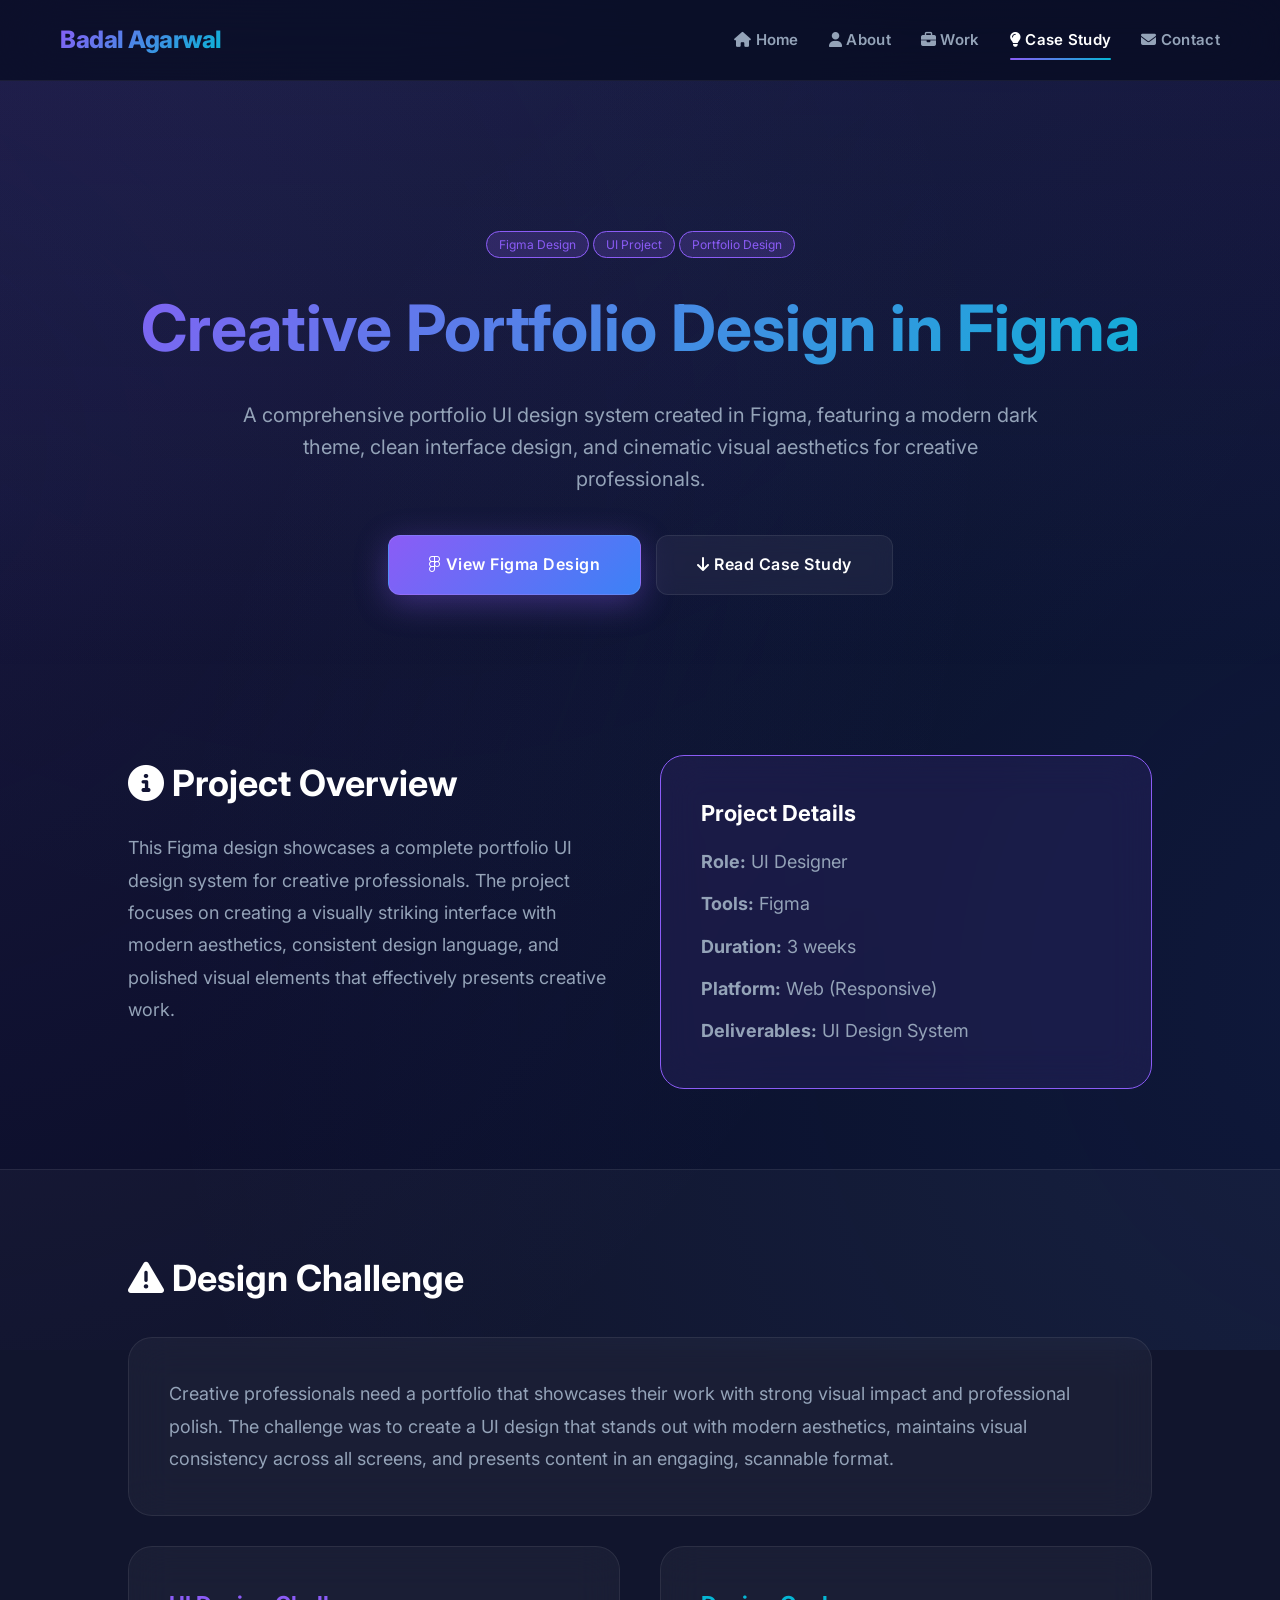
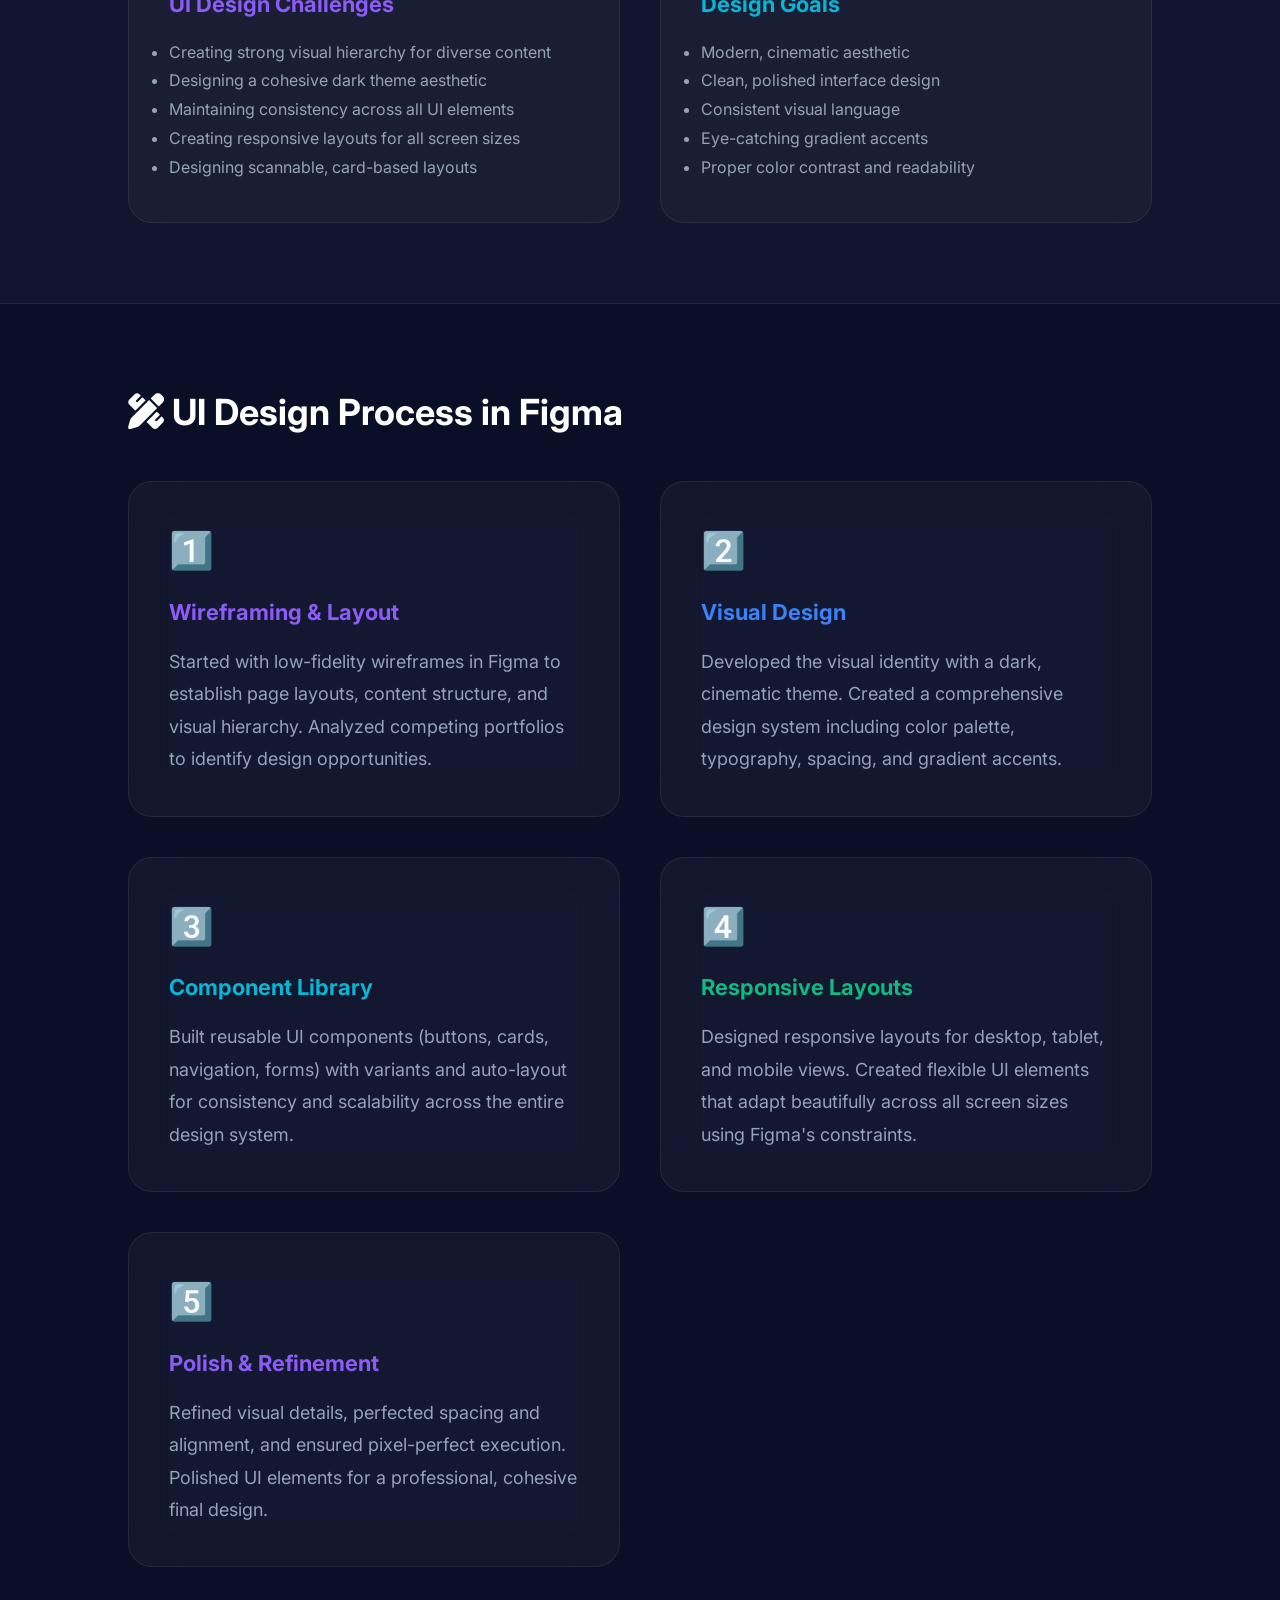
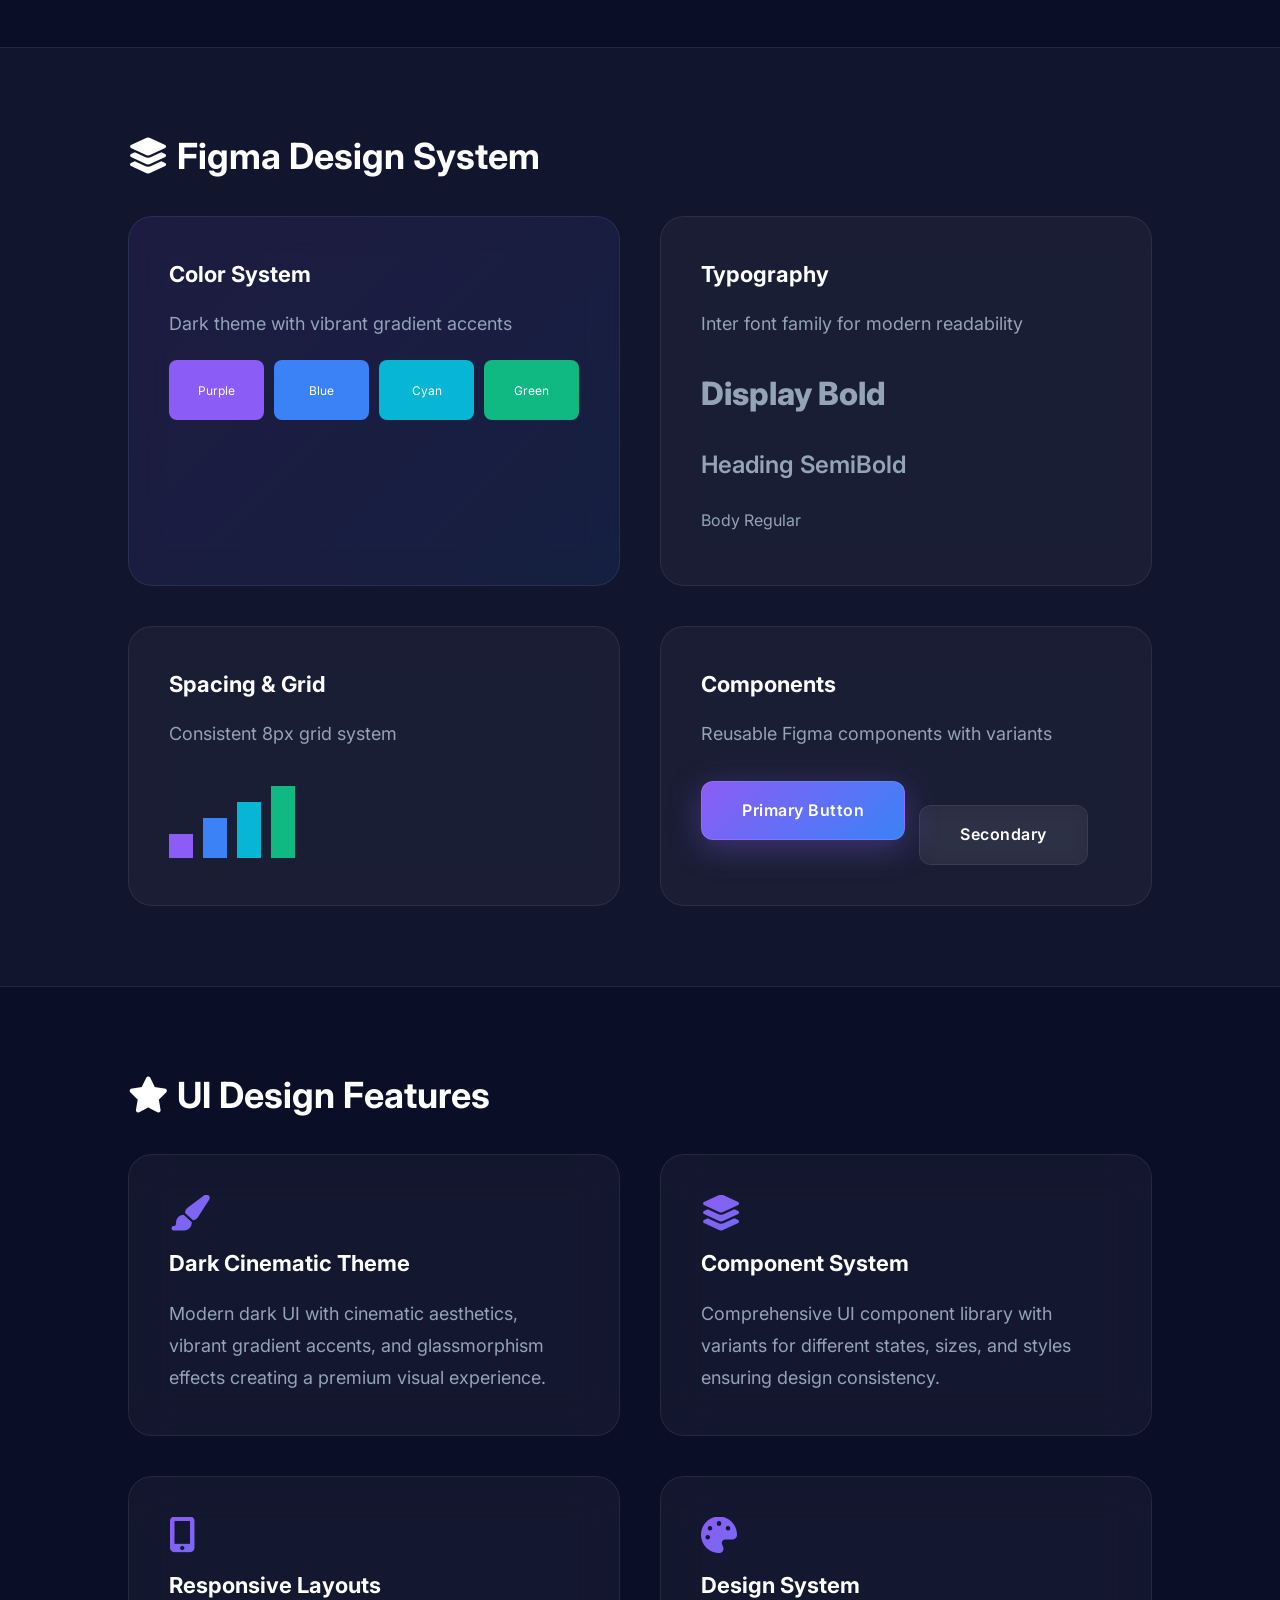
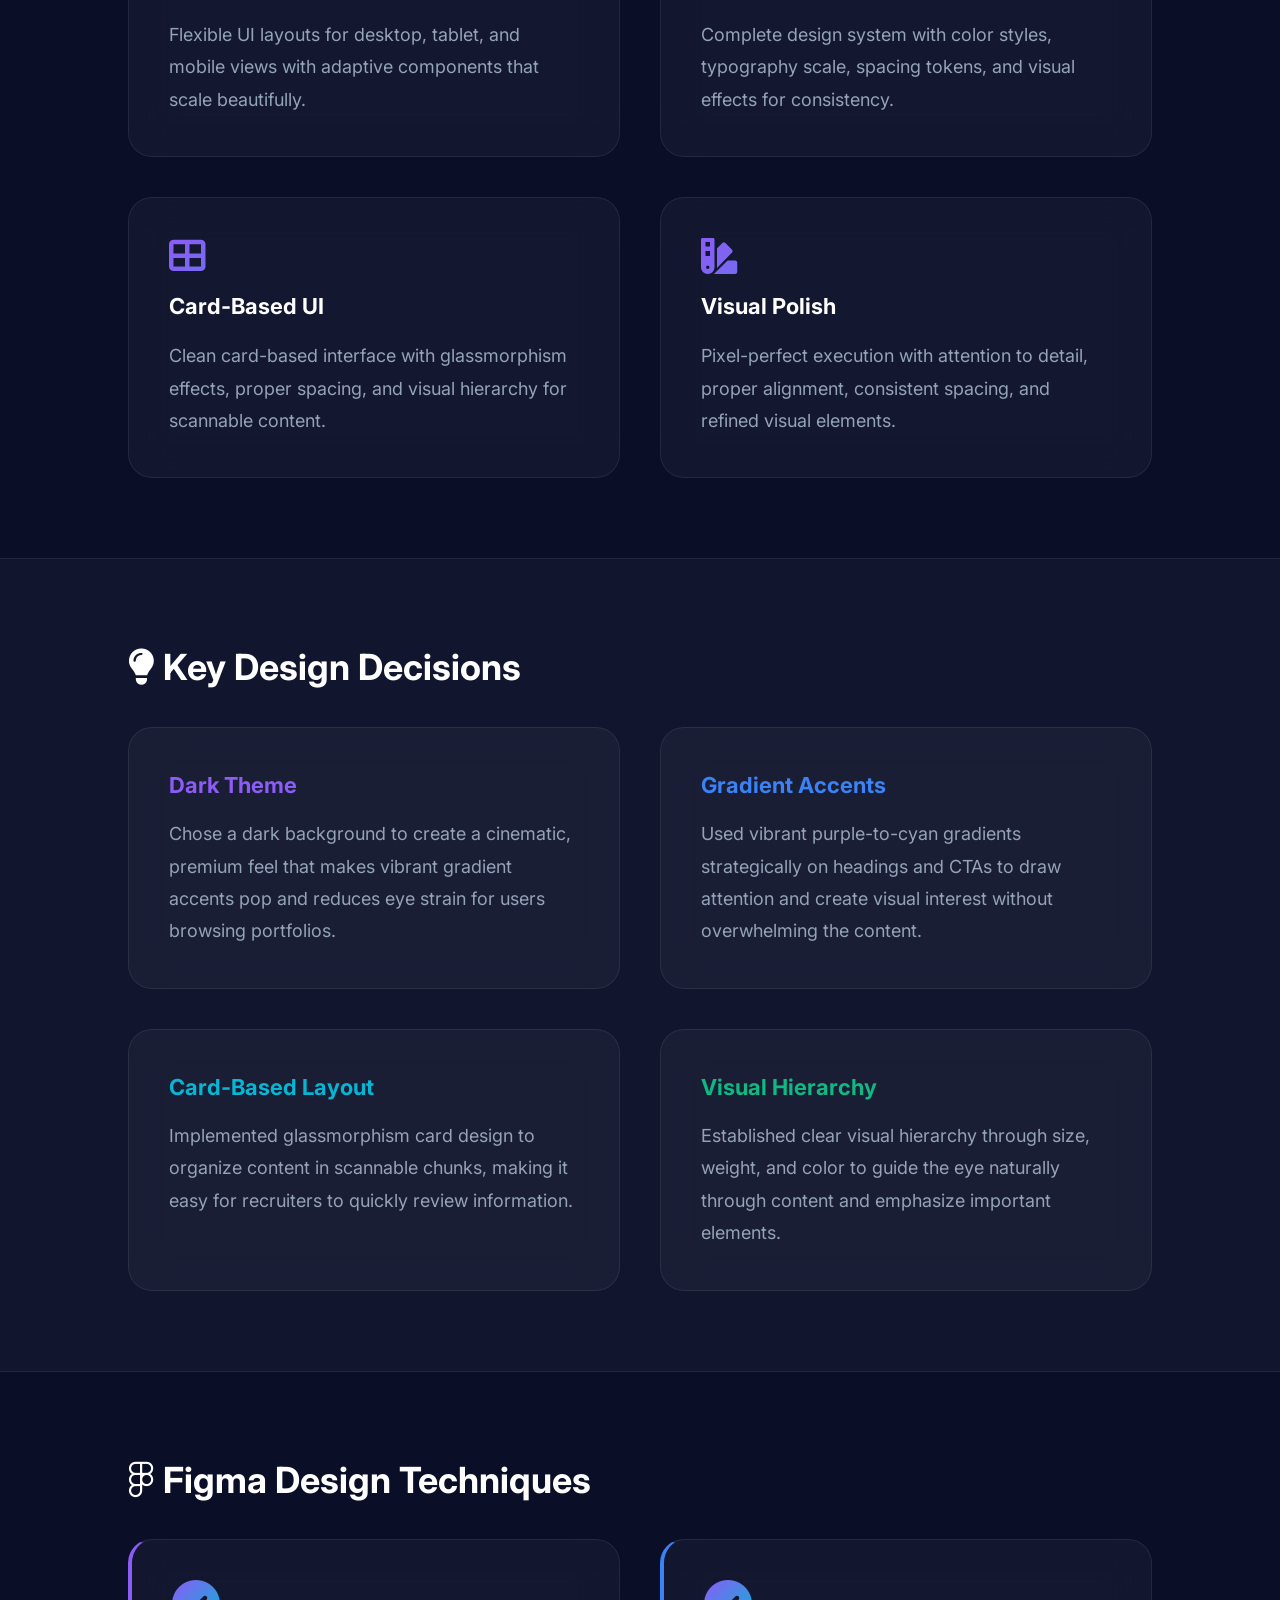
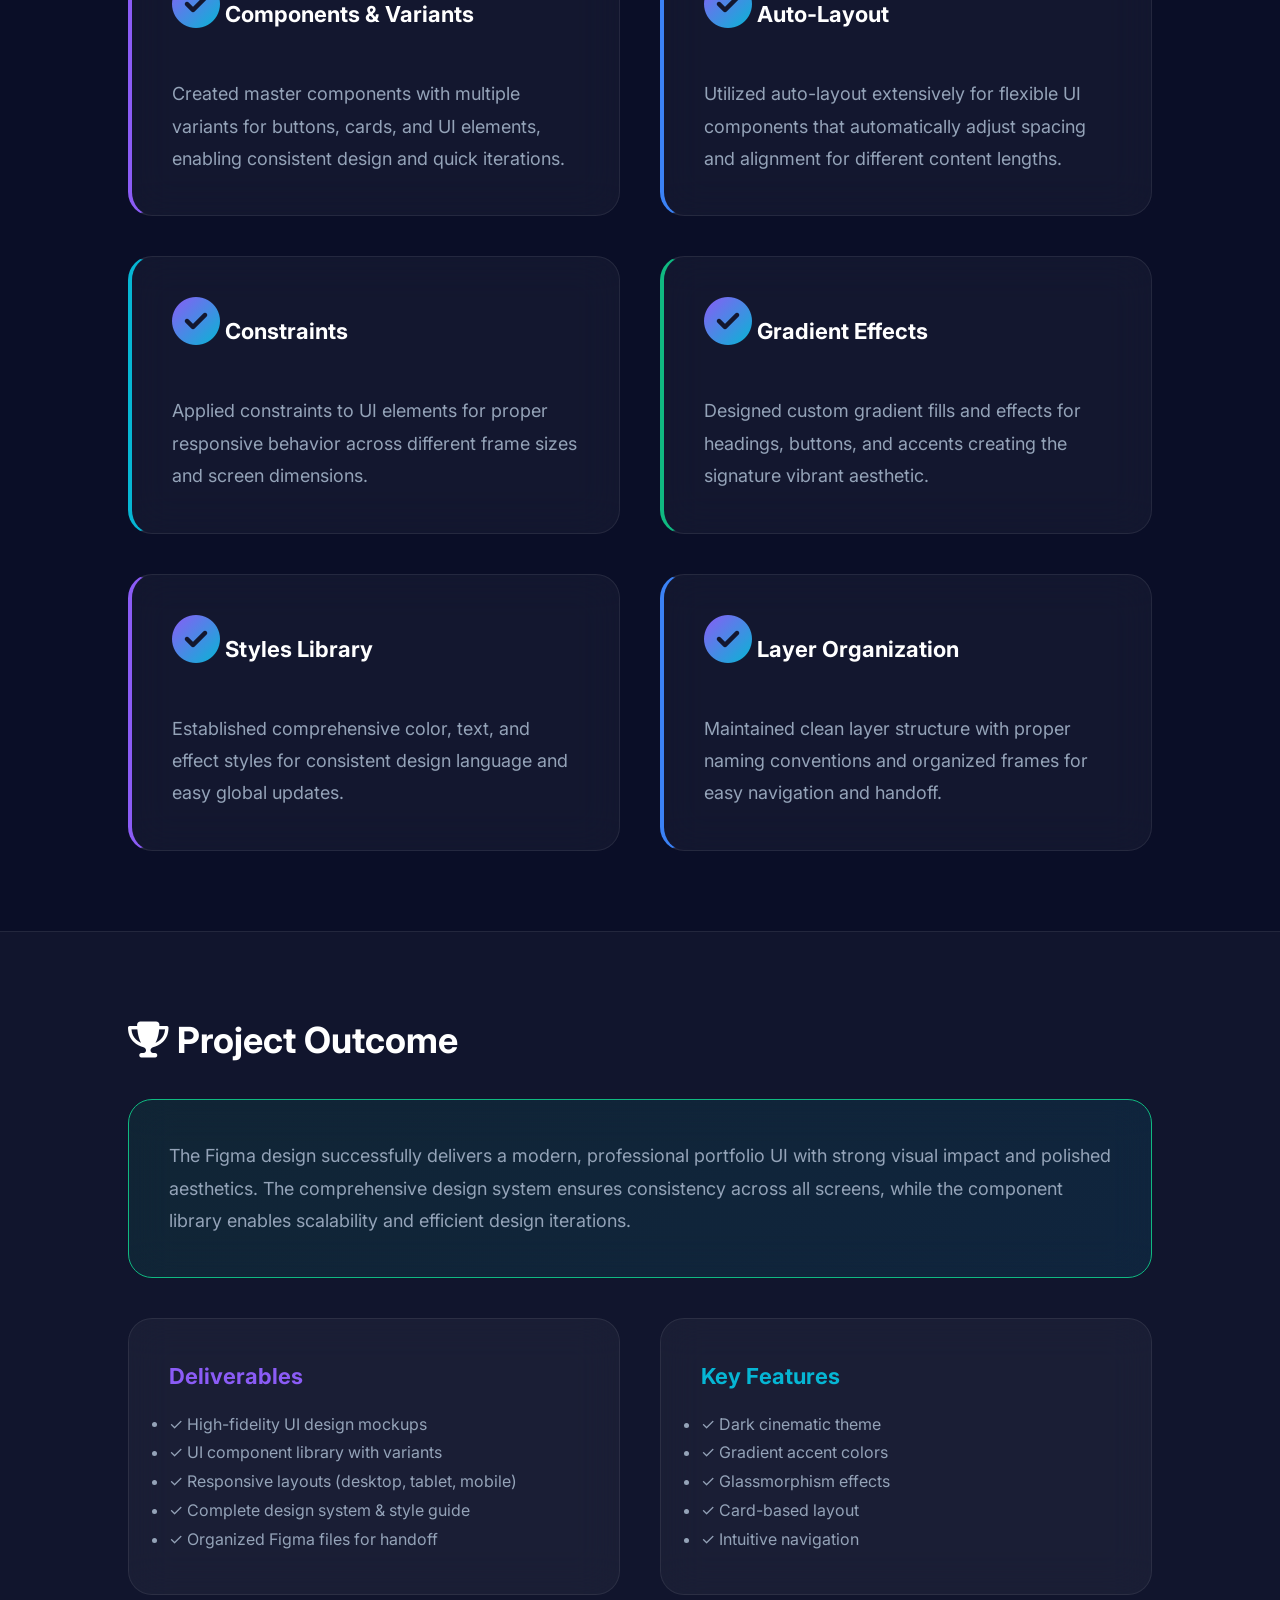
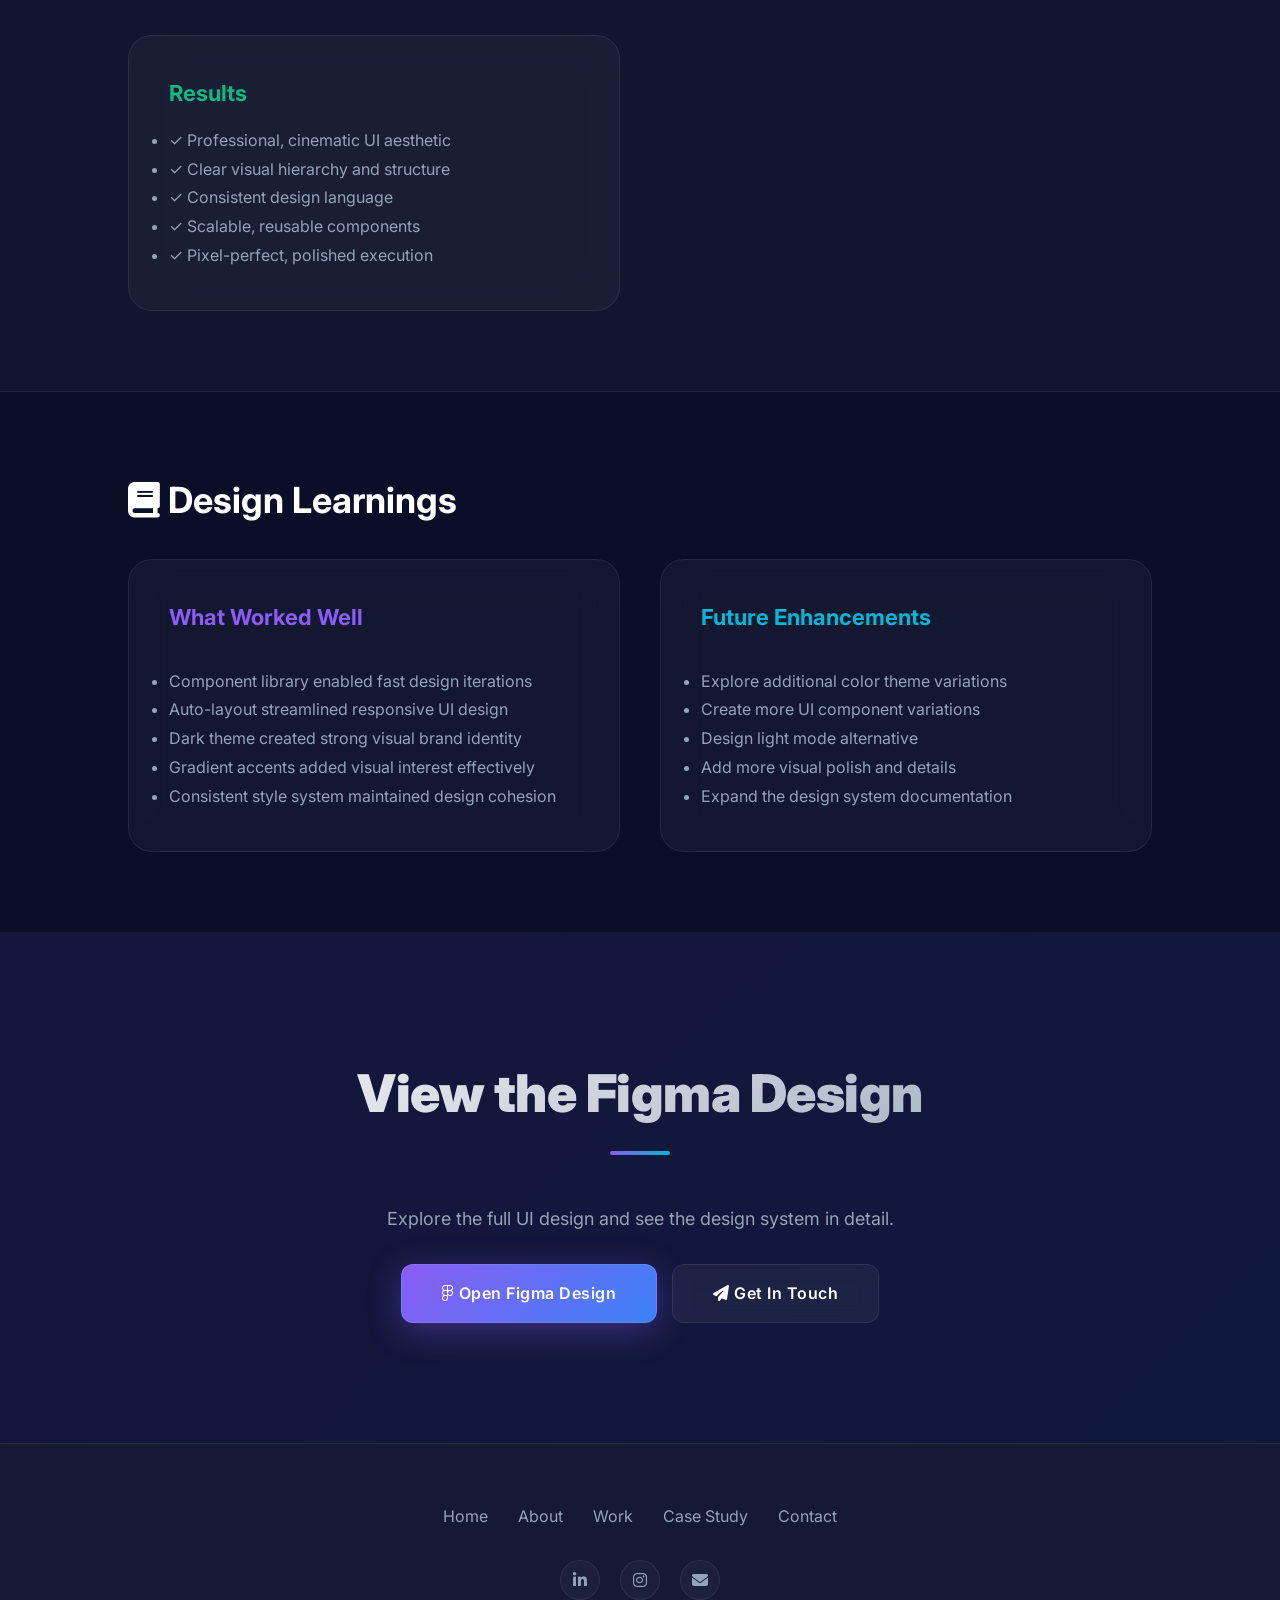
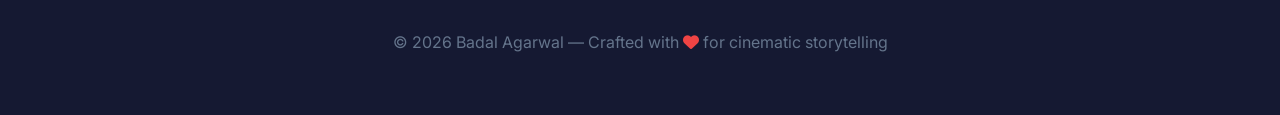
<file: case-study.html>
<!DOCTYPE html>
<html lang="en">
<head>
  <meta charset="UTF-8">
  <meta name="viewport" content="width=device-width, initial-scale=1.0">
  <meta name="description" content="Figma Portfolio Design Case Study by Badal Agarwal - Creative Portfolio Design System">
  <title>Figma Portfolio Design | Badal Agarwal - UI Case Study</title>

  <!-- Font Awesome -->
  <link rel="stylesheet" href="https://cdnjs.cloudflare.com/ajax/libs/font-awesome/6.4.0/css/all.min.css">

  <!-- Google Fonts -->
  <link href="https://fonts.googleapis.com/css2?family=Inter:wght@300;400;500;600;700;800;900&display=swap" rel="stylesheet">

  <!-- Stylesheet -->
  <link rel="stylesheet" href="css/style.css">
</head>

<body>

<!-- LOADING SCREEN -->
<div class="loading-screen">
  <div class="loader"></div>
</div>

<!-- SCROLL PROGRESS BAR -->
<div class="scroll-progress"></div>

<!-- NAVIGATION -->
<header class="nav">
  <div class="logo">Badal Agarwal</div>

  <div class="menu-toggle">
    <span></span>
    <span></span>
    <span></span>
  </div>

  <nav>
    <a href="index.html"><i class="fas fa-home"></i> Home</a>
    <a href="about.html"><i class="fas fa-user"></i> About</a>
    <a href="projects.html"><i class="fas fa-briefcase"></i> Work</a>
    <a href="case-study.html"><i class="fas fa-lightbulb"></i> Case Study</a>
    <a href="contact.html"><i class="fas fa-envelope"></i> Contact</a>
  </nav>
</header>

<!-- CASE STUDY HERO -->
<section class="case-hero">
  <div style="margin-bottom: 20px;">
    <span class="tag">Figma Design</span>
    <span class="tag">UI Project</span>
    <span class="tag">Portfolio Design</span>
  </div>

  <h1 class="fade-in">
    Creative Portfolio Design in Figma
  </h1>

  <p class="fade-in" style="font-size: 20px; color: var(--text-secondary); max-width: 800px; margin: 20px auto 40px;">
    A comprehensive portfolio UI design system created in Figma, featuring a modern dark theme, clean interface design, and cinematic visual aesthetics for creative professionals.
  </p>

  <div class="hero-buttons fade-in">
    <a class="btn" href="https://www.figma.com/proto/0RToSeiITEzdi0ePKNZXXK/Untitled?node-id=1-902&t=E983NsteVmzTOOJ2-1" target="_blank">
      <i class="fab fa-figma"></i> View Figma Design
    </a>
    <a class="btn-outline" href="#overview">
      <i class="fas fa-arrow-down"></i> Read Case Study
    </a>
  </div>
</section>

<!-- OVERVIEW SECTION -->
<section class="case-section" id="overview">
  <div style="display: grid; grid-template-columns: 1fr 1fr; gap: 40px;">
    <div class="fade-in">
      <h2 style="margin-bottom: 20px;"><i class="fas fa-info-circle"></i> Project Overview</h2>
      <p style="font-size: 18px; line-height: 1.8; color: var(--text-secondary);">
        This Figma design showcases a complete portfolio UI design system for creative professionals. The project focuses on creating a visually striking interface with modern aesthetics, consistent design language, and polished visual elements that effectively presents creative work.
      </p>
    </div>

    <div class="fade-in">
      <div class="card" style="background: rgba(139, 92, 246, 0.1); border-color: var(--accent-purple);">
        <h3 style="margin-bottom: 15px;">Project Details</h3>
        <p style="margin-bottom: 10px;"><strong>Role:</strong> UI Designer</p>
        <p style="margin-bottom: 10px;"><strong>Tools:</strong> Figma</p>
        <p style="margin-bottom: 10px;"><strong>Duration:</strong> 3 weeks</p>
        <p style="margin-bottom: 10px;"><strong>Platform:</strong> Web (Responsive)</p>
        <p><strong>Deliverables:</strong> UI Design System</p>
      </div>
    </div>
  </div>
</section>

<!-- PROBLEM STATEMENT -->
<section class="case-section case-dark">
  <h2 class="fade-in"><i class="fas fa-exclamation-triangle"></i> Design Challenge</h2>

  <div class="card fade-in" style="margin-top: 30px;">
    <p style="font-size: 18px; line-height: 1.8; color: var(--text-secondary);">
      Creative professionals need a portfolio that showcases their work with strong visual impact and professional polish. The challenge was to create a UI design that stands out with modern aesthetics, maintains visual consistency across all screens, and presents content in an engaging, scannable format.
    </p>
  </div>

  <div class="grid grid-2" style="margin-top: 30px;">
    <div class="card fade-in">
      <h3 style="color: var(--accent-purple); margin-bottom: 15px;">UI Design Challenges</h3>
      <ul style="color: var(--text-secondary); line-height: 1.8;">
        <li>Creating strong visual hierarchy for diverse content</li>
        <li>Designing a cohesive dark theme aesthetic</li>
        <li>Maintaining consistency across all UI elements</li>
        <li>Creating responsive layouts for all screen sizes</li>
        <li>Designing scannable, card-based layouts</li>
      </ul>
    </div>

    <div class="card fade-in">
      <h3 style="color: var(--accent-cyan); margin-bottom: 15px;">Design Goals</h3>
      <ul style="color: var(--text-secondary); line-height: 1.8;">
        <li>Modern, cinematic aesthetic</li>
        <li>Clean, polished interface design</li>
        <li>Consistent visual language</li>
        <li>Eye-catching gradient accents</li>
        <li>Proper color contrast and readability</li>
      </ul>
    </div>
  </div>
</section>

<!-- DESIGN PROCESS -->
<section class="case-section">
  <h2 class="fade-in"><i class="fas fa-pencil-ruler"></i> UI Design Process in Figma</h2>

  <div class="grid" style="margin-top: 40px;">
    <div class="card fade-in">
      <div style="font-size: 36px; margin-bottom: 15px;">1️⃣</div>
      <h3 style="color: var(--accent-purple);">Wireframing & Layout</h3>
      <p style="color: var(--text-secondary);">
        Started with low-fidelity wireframes in Figma to establish page layouts, content structure, and visual hierarchy. Analyzed competing portfolios to identify design opportunities.
      </p>
    </div>

    <div class="card fade-in">
      <div style="font-size: 36px; margin-bottom: 15px;">2️⃣</div>
      <h3 style="color: var(--accent-blue);">Visual Design</h3>
      <p style="color: var(--text-secondary);">
        Developed the visual identity with a dark, cinematic theme. Created a comprehensive design system including color palette, typography, spacing, and gradient accents.
      </p>
    </div>

    <div class="card fade-in">
      <div style="font-size: 36px; margin-bottom: 15px;">3️⃣</div>
      <h3 style="color: var(--accent-cyan);">Component Library</h3>
      <p style="color: var(--text-secondary);">
        Built reusable UI components (buttons, cards, navigation, forms) with variants and auto-layout for consistency and scalability across the entire design system.
      </p>
    </div>

    <div class="card fade-in">
      <div style="font-size: 36px; margin-bottom: 15px;">4️⃣</div>
      <h3 style="color: var(--accent-green);">Responsive Layouts</h3>
      <p style="color: var(--text-secondary);">
        Designed responsive layouts for desktop, tablet, and mobile views. Created flexible UI elements that adapt beautifully across all screen sizes using Figma's constraints.
      </p>
    </div>

    <div class="card fade-in">
      <div style="font-size: 36px; margin-bottom: 15px;">5️⃣</div>
      <h3 style="color: var(--accent-purple);">Polish & Refinement</h3>
      <p style="color: var(--text-secondary);">
        Refined visual details, perfected spacing and alignment, and ensured pixel-perfect execution. Polished UI elements for a professional, cohesive final design.
      </p>
    </div>
  </div>
</section>

<!-- DESIGN SYSTEM -->
<section class="case-section case-dark">
  <h2 class="fade-in"><i class="fas fa-layer-group"></i> Figma Design System</h2>

  <div class="grid grid-2" style="margin-top: 30px;">
    <div class="card fade-in" style="background: linear-gradient(135deg, rgba(139, 92, 246, 0.1), rgba(59, 130, 246, 0.1));">
      <h3>Color System</h3>
      <p style="margin-bottom: 20px; color: var(--text-secondary);">Dark theme with vibrant gradient accents</p>
      <div style="display: grid; grid-template-columns: repeat(4, 1fr); gap: 10px;">
        <div style="height: 60px; background: #8b5cf6; border-radius: 8px; display: flex; align-items: center; justify-content: center; font-size: 12px;">Purple</div>
        <div style="height: 60px; background: #3b82f6; border-radius: 8px; display: flex; align-items: center; justify-content: center; font-size: 12px;">Blue</div>
        <div style="height: 60px; background: #06b6d4; border-radius: 8px; display: flex; align-items: center; justify-content: center; font-size: 12px;">Cyan</div>
        <div style="height: 60px; background: #10b981; border-radius: 8px; display: flex; align-items: center; justify-content: center; font-size: 12px;">Green</div>
      </div>
    </div>

    <div class="card fade-in">
      <h3>Typography</h3>
      <p style="margin-bottom: 15px; color: var(--text-secondary);">Inter font family for modern readability</p>
      <p style="font-size: 32px; font-weight: 800; margin: 10px 0;">Display Bold</p>
      <p style="font-size: 24px; font-weight: 600; margin: 10px 0;">Heading SemiBold</p>
      <p style="font-size: 16px; font-weight: 400; margin: 10px 0;">Body Regular</p>
    </div>

    <div class="card fade-in">
      <h3>Spacing & Grid</h3>
      <p style="color: var(--text-secondary); margin-bottom: 15px;">Consistent 8px grid system</p>
      <div style="display: flex; gap: 10px; align-items: flex-end; margin-top: 20px;">
        <div style="width: 24px; height: 24px; background: var(--accent-purple);"></div>
        <div style="width: 24px; height: 40px; background: var(--accent-blue);"></div>
        <div style="width: 24px; height: 56px; background: var(--accent-cyan);"></div>
        <div style="width: 24px; height: 72px; background: var(--accent-green);"></div>
      </div>
    </div>

    <div class="card fade-in">
      <h3>Components</h3>
      <p style="color: var(--text-secondary); margin-bottom: 15px;">Reusable Figma components with variants</p>
      <div style="margin-top: 15px;">
        <a href="#" class="btn" style="display: inline-block; margin-right: 10px; pointer-events: none;">Primary Button</a>
        <a href="#" class="btn-outline" style="display: inline-block; pointer-events: none;">Secondary</a>
      </div>
    </div>
  </div>
</section>

<!-- KEY UI FEATURES -->
<section class="case-section">
  <h2 class="fade-in"><i class="fas fa-star"></i> UI Design Features</h2>

  <div class="grid" style="margin-top: 30px;">
    <div class="card fade-in">
      <i class="fas fa-paint-brush" style="font-size: 36px; margin-bottom: 15px; color: var(--accent-purple);"></i>
      <h3>Dark Cinematic Theme</h3>
      <p style="color: var(--text-secondary);">Modern dark UI with cinematic aesthetics, vibrant gradient accents, and glassmorphism effects creating a premium visual experience.</p>
    </div>

    <div class="card fade-in">
      <i class="fas fa-layer-group" style="font-size: 36px; margin-bottom: 15px; color: var(--accent-blue);"></i>
      <h3>Component System</h3>
      <p style="color: var(--text-secondary);">Comprehensive UI component library with variants for different states, sizes, and styles ensuring design consistency.</p>
    </div>

    <div class="card fade-in">
      <i class="fas fa-mobile-alt" style="font-size: 36px; margin-bottom: 15px; color: var(--accent-cyan);"></i>
      <h3>Responsive Layouts</h3>
      <p style="color: var(--text-secondary);">Flexible UI layouts for desktop, tablet, and mobile views with adaptive components that scale beautifully.</p>
    </div>

    <div class="card fade-in">
      <i class="fas fa-palette" style="font-size: 36px; margin-bottom: 15px; color: var(--accent-green);"></i>
      <h3>Design System</h3>
      <p style="color: var(--text-secondary);">Complete design system with color styles, typography scale, spacing tokens, and visual effects for consistency.</p>
    </div>

    <div class="card fade-in">
      <i class="fas fa-th-large" style="font-size: 36px; margin-bottom: 15px; color: var(--accent-purple);"></i>
      <h3>Card-Based UI</h3>
      <p style="color: var(--text-secondary);">Clean card-based interface with glassmorphism effects, proper spacing, and visual hierarchy for scannable content.</p>
    </div>

    <div class="card fade-in">
      <i class="fas fa-swatchbook" style="font-size: 36px; margin-bottom: 15px; color: var(--accent-blue);"></i>
      <h3>Visual Polish</h3>
      <p style="color: var(--text-secondary);">Pixel-perfect execution with attention to detail, proper alignment, consistent spacing, and refined visual elements.</p>
    </div>
  </div>
</section>

<!-- DESIGN DECISIONS -->
<section class="case-section case-dark">
  <h2 class="fade-in"><i class="fas fa-lightbulb"></i> Key Design Decisions</h2>

  <div class="grid grid-2" style="margin-top: 30px;">
    <div class="card fade-in">
      <h3 style="color: var(--accent-purple); margin-bottom: 15px;">Dark Theme</h3>
      <p style="color: var(--text-secondary);">
        Chose a dark background to create a cinematic, premium feel that makes vibrant gradient accents pop and reduces eye strain for users browsing portfolios.
      </p>
    </div>

    <div class="card fade-in">
      <h3 style="color: var(--accent-blue); margin-bottom: 15px;">Gradient Accents</h3>
      <p style="color: var(--text-secondary);">
        Used vibrant purple-to-cyan gradients strategically on headings and CTAs to draw attention and create visual interest without overwhelming the content.
      </p>
    </div>

    <div class="card fade-in">
      <h3 style="color: var(--accent-cyan); margin-bottom: 15px;">Card-Based Layout</h3>
      <p style="color: var(--text-secondary);">
        Implemented glassmorphism card design to organize content in scannable chunks, making it easy for recruiters to quickly review information.
      </p>
    </div>

    <div class="card fade-in">
      <h3 style="color: var(--accent-green); margin-bottom: 15px;">Visual Hierarchy</h3>
      <p style="color: var(--text-secondary);">
        Established clear visual hierarchy through size, weight, and color to guide the eye naturally through content and emphasize important elements.
      </p>
    </div>
  </div>
</section>

<!-- FIGMA TECHNIQUES -->
<section class="case-section">
  <h2 class="fade-in"><i class="fab fa-figma"></i> Figma Design Techniques</h2>

  <div class="grid" style="margin-top: 30px;">
    <div class="card fade-in" style="border-left: 4px solid var(--accent-purple);">
      <h3><i class="fas fa-check-circle" style="color: var(--accent-purple);"></i> Components & Variants</h3>
      <p style="color: var(--text-secondary); margin-top: 10px;">
        Created master components with multiple variants for buttons, cards, and UI elements, enabling consistent design and quick iterations.
      </p>
    </div>

    <div class="card fade-in" style="border-left: 4px solid var(--accent-blue);">
      <h3><i class="fas fa-check-circle" style="color: var(--accent-blue);"></i> Auto-Layout</h3>
      <p style="color: var(--text-secondary); margin-top: 10px;">
        Utilized auto-layout extensively for flexible UI components that automatically adjust spacing and alignment for different content lengths.
      </p>
    </div>

    <div class="card fade-in" style="border-left: 4px solid var(--accent-cyan);">
      <h3><i class="fas fa-check-circle" style="color: var(--accent-cyan);"></i> Constraints</h3>
      <p style="color: var(--text-secondary); margin-top: 10px;">
        Applied constraints to UI elements for proper responsive behavior across different frame sizes and screen dimensions.
      </p>
    </div>

    <div class="card fade-in" style="border-left: 4px solid var(--accent-green);">
      <h3><i class="fas fa-check-circle" style="color: var(--accent-green);"></i> Gradient Effects</h3>
      <p style="color: var(--text-secondary); margin-top: 10px;">
        Designed custom gradient fills and effects for headings, buttons, and accents creating the signature vibrant aesthetic.
      </p>
    </div>

    <div class="card fade-in" style="border-left: 4px solid var(--accent-purple);">
      <h3><i class="fas fa-check-circle" style="color: var(--accent-purple);"></i> Styles Library</h3>
      <p style="color: var(--text-secondary); margin-top: 10px;">
        Established comprehensive color, text, and effect styles for consistent design language and easy global updates.
      </p>
    </div>

    <div class="card fade-in" style="border-left: 4px solid var(--accent-blue);">
      <h3><i class="fas fa-check-circle" style="color: var(--accent-blue);"></i> Layer Organization</h3>
      <p style="color: var(--text-secondary); margin-top: 10px;">
        Maintained clean layer structure with proper naming conventions and organized frames for easy navigation and handoff.
      </p>
    </div>
  </div>
</section>

<!-- OUTCOME -->
<section class="case-section case-dark">
  <h2 class="fade-in"><i class="fas fa-trophy"></i> Project Outcome</h2>

  <div class="card fade-in" style="background: linear-gradient(135deg, rgba(16, 185, 129, 0.1), rgba(6, 182, 212, 0.1)); border-color: var(--accent-green); margin-top: 30px;">
    <p style="font-size: 18px; line-height: 1.8; color: var(--text-secondary);">
      The Figma design successfully delivers a modern, professional portfolio UI with strong visual impact and polished aesthetics. The comprehensive design system ensures consistency across all screens, while the component library enables scalability and efficient design iterations.
    </p>
  </div>

  <div class="grid" style="margin-top: 40px;">
    <div class="card fade-in">
      <h3 style="color: var(--accent-purple); margin-bottom: 15px;">Deliverables</h3>
      <ul style="color: var(--text-secondary); line-height: 1.8;">
        <li>✓ High-fidelity UI design mockups</li>
        <li>✓ UI component library with variants</li>
        <li>✓ Responsive layouts (desktop, tablet, mobile)</li>
        <li>✓ Complete design system & style guide</li>
        <li>✓ Organized Figma files for handoff</li>
      </ul>
    </div>

    <div class="card fade-in">
      <h3 style="color: var(--accent-cyan); margin-bottom: 15px;">Key Features</h3>
      <ul style="color: var(--text-secondary); line-height: 1.8;">
        <li>✓ Dark cinematic theme</li>
        <li>✓ Gradient accent colors</li>
        <li>✓ Glassmorphism effects</li>
        <li>✓ Card-based layout</li>
        <li>✓ Intuitive navigation</li>
      </ul>
    </div>

    <div class="card fade-in">
      <h3 style="color: var(--accent-green); margin-bottom: 15px;">Results</h3>
      <ul style="color: var(--text-secondary); line-height: 1.8;">
        <li>✓ Professional, cinematic UI aesthetic</li>
        <li>✓ Clear visual hierarchy and structure</li>
        <li>✓ Consistent design language</li>
        <li>✓ Scalable, reusable components</li>
        <li>✓ Pixel-perfect, polished execution</li>
      </ul>
    </div>
  </div>
</section>

<!-- LESSONS LEARNED -->
<section class="case-section">
  <h2 class="fade-in"><i class="fas fa-book"></i> Design Learnings</h2>

  <div class="grid grid-2" style="margin-top: 30px;">
    <div class="card fade-in">
      <h3 style="color: var(--accent-purple);">What Worked Well</h3>
      <ul style="color: var(--text-secondary); line-height: 1.8; margin-top: 15px;">
        <li>Component library enabled fast design iterations</li>
        <li>Auto-layout streamlined responsive UI design</li>
        <li>Dark theme created strong visual brand identity</li>
        <li>Gradient accents added visual interest effectively</li>
        <li>Consistent style system maintained design cohesion</li>
      </ul>
    </div>

    <div class="card fade-in">
      <h3 style="color: var(--accent-cyan);">Future Enhancements</h3>
      <ul style="color: var(--text-secondary); line-height: 1.8; margin-top: 15px;">
        <li>Explore additional color theme variations</li>
        <li>Create more UI component variations</li>
        <li>Design light mode alternative</li>
        <li>Add more visual polish and details</li>
        <li>Expand the design system documentation</li>
      </ul>
    </div>
  </div>
</section>

<!-- CALL TO ACTION -->
<section class="section text-center" style="background: linear-gradient(135deg, rgba(139, 92, 246, 0.1), rgba(59, 130, 246, 0.1));">
  <h2 class="fade-in">View the Figma Design</h2>
  <p class="fade-in" style="color: var(--text-secondary); margin-bottom: 30px; font-size: 18px;">
    Explore the full UI design and see the design system in detail.
  </p>
  <div class="hero-buttons fade-in">
    <a href="https://www.figma.com/proto/0RToSeiITEzdi0ePKNZXXK/Untitled?node-id=1-902&t=E983NsteVmzTOOJ2-1" target="_blank" class="btn">
      <i class="fab fa-figma"></i> Open Figma Design
    </a>
    <a href="contact.html" class="btn-outline">
      <i class="fas fa-paper-plane"></i> Get In Touch
    </a>
  </div>
</section>

<!-- FOOTER -->
<footer>
  <div class="footer-content">
    <div class="footer-links">
      <a href="index.html">Home</a>
      <a href="about.html">About</a>
      <a href="projects.html">Work</a>
      <a href="case-study.html">Case Study</a>
      <a href="contact.html">Contact</a>
    </div>

    <div class="social-links">
      <a href="https://www.linkedin.com/in/badal-agarwal-88731a245/" target="_blank" class="social-icon">
        <i class="fab fa-linkedin-in"></i>
      </a>
      <a href="https://www.instagram.com/badal.99" target="_blank" class="social-icon">
        <i class="fab fa-instagram"></i>
      </a>
      <a href="mailto:badalagrawal99@gmail.com" class="social-icon">
        <i class="fas fa-envelope"></i>
      </a>
    </div>

    <p style="margin-top: 30px;">
      © 2026 Badal Agarwal — Crafted with <i class="fas fa-heart" style="color: #ef4444;"></i> for cinematic storytelling
    </p>
  </div>
</footer>

<!-- BACK TO TOP BUTTON -->
<div class="back-to-top">
  <i class="fas fa-arrow-up"></i>
</div>

<!-- JavaScript -->
<script src="js/main.js"></script>

</body>
</html>
</file>
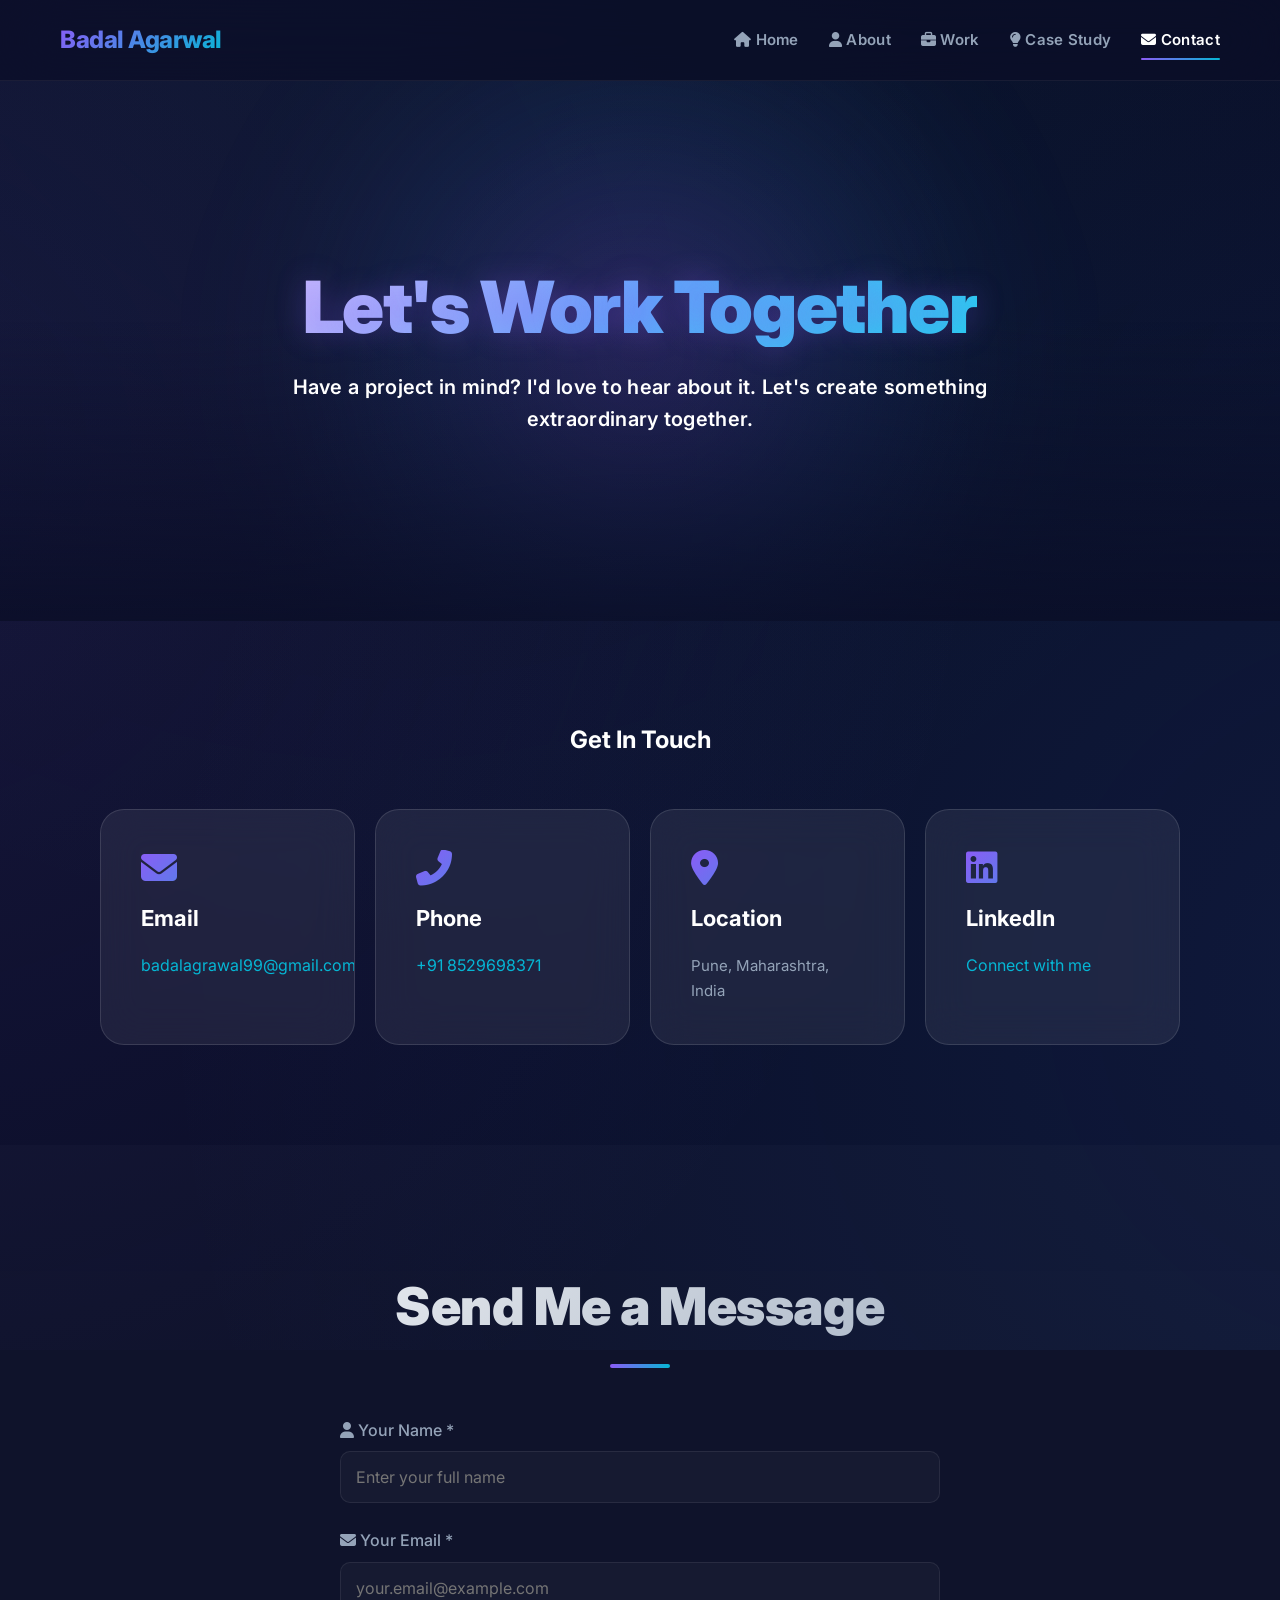
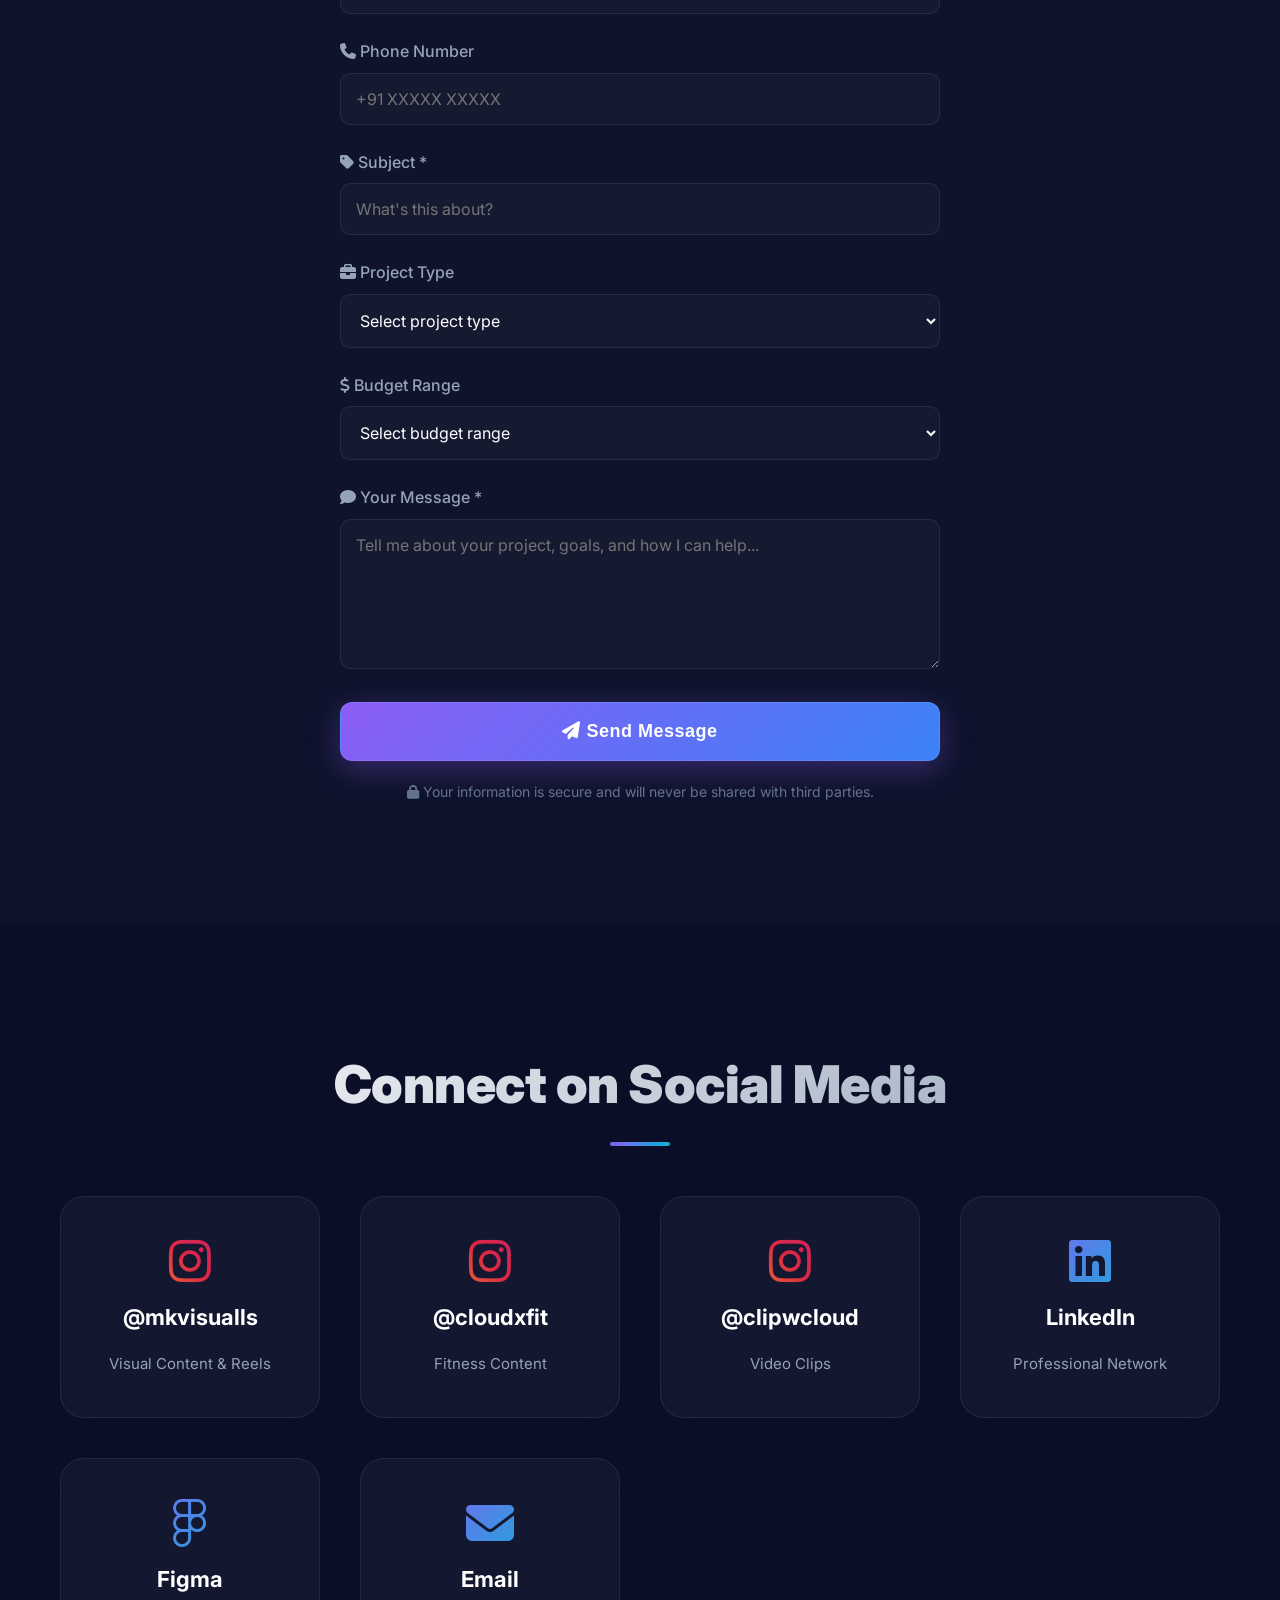
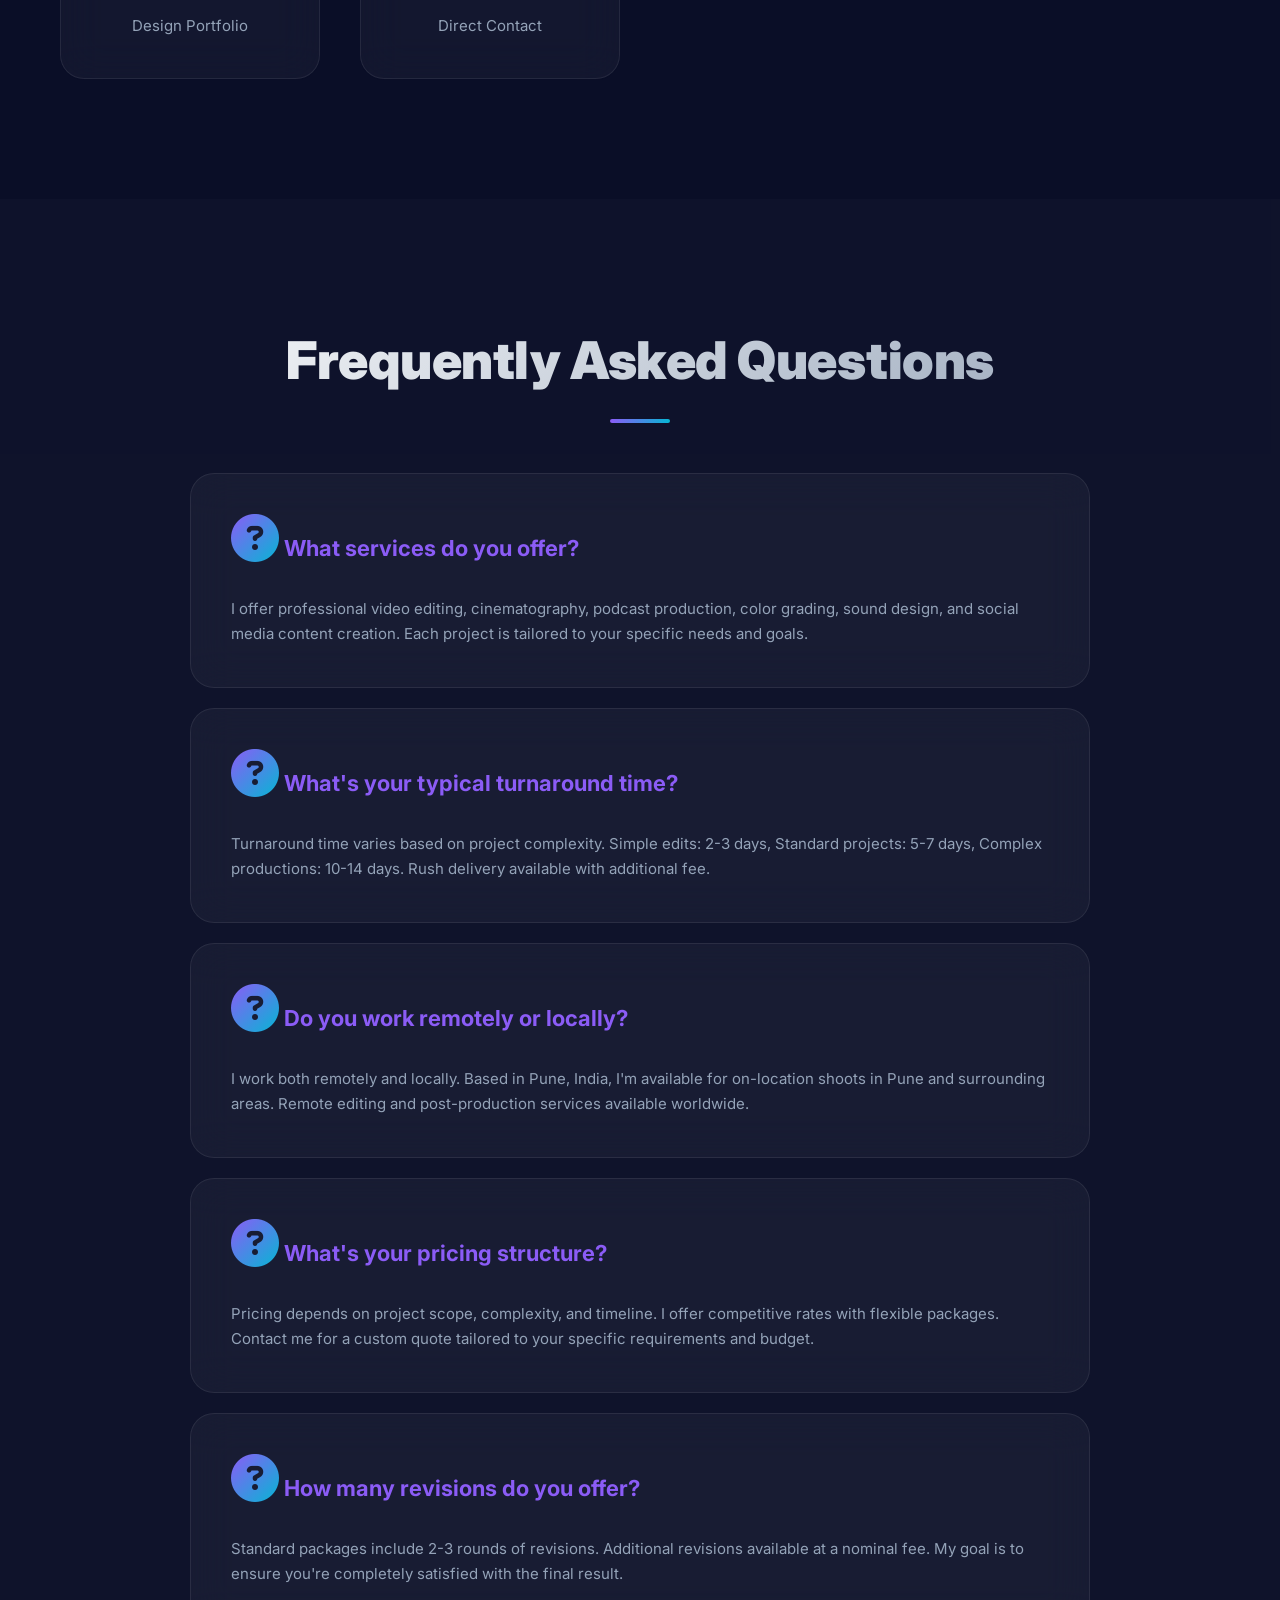
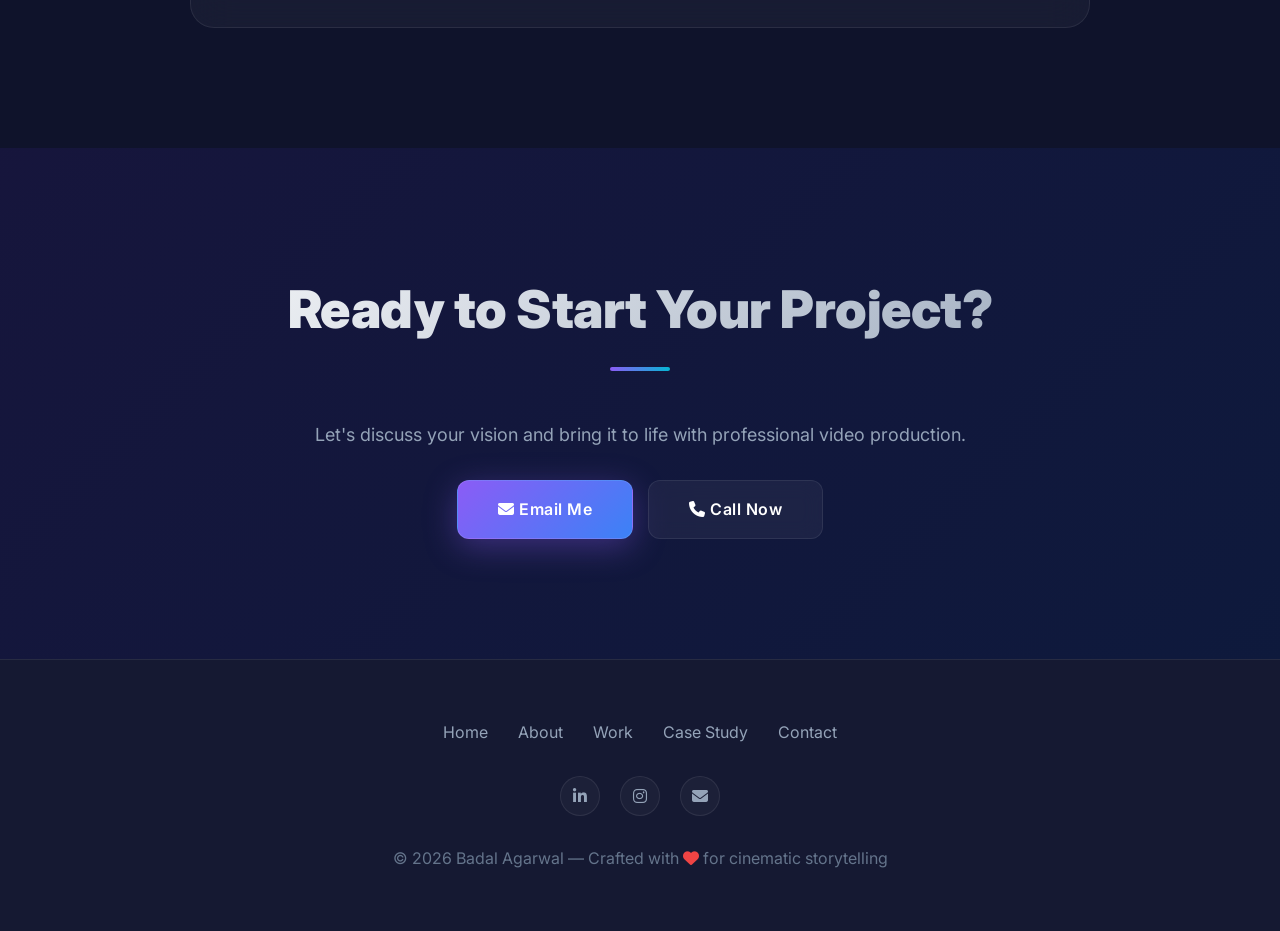
<file: contact.html>
<!DOCTYPE html>
<html lang="en">
<head>
  <meta charset="UTF-8">
  <meta name="viewport" content="width=device-width, initial-scale=1.0">
  <meta name="description" content="Get in touch with Badal Agarwal for video editing, cinematography, and podcast production services.">
  <title>Contact | Badal Agarwal - Let's Work Together</title>

  <!-- Font Awesome -->
  <link rel="stylesheet" href="https://cdnjs.cloudflare.com/ajax/libs/font-awesome/6.4.0/css/all.min.css">

  <!-- Google Fonts -->
  <link href="https://fonts.googleapis.com/css2?family=Inter:wght@300;400;500;600;700;800;900&display=swap" rel="stylesheet">

  <!-- Stylesheet -->
  <link rel="stylesheet" href="css/style.css">
</head>

<body>

<!-- LOADING SCREEN -->
<div class="loading-screen">
  <div class="loader"></div>
</div>

<!-- SCROLL PROGRESS BAR -->
<div class="scroll-progress"></div>

<!-- NAVIGATION -->
<header class="nav">
  <div class="logo">Badal Agarwal</div>

  <div class="menu-toggle">
    <span></span>
    <span></span>
    <span></span>
  </div>

  <nav>
    <a href="index.html"><i class="fas fa-home"></i> Home</a>
    <a href="about.html"><i class="fas fa-user"></i> About</a>
    <a href="projects.html"><i class="fas fa-briefcase"></i> Work</a>
    <a href="case-study.html"><i class="fas fa-lightbulb"></i> Case Study</a>
    <a href="contact.html"><i class="fas fa-envelope"></i> Contact</a>
  </nav>
</header>

<!-- HERO SECTION -->
<section class="hero" style="min-height: 60vh;">
  <h1 class="fade-in">Let's Work Together</h1>
  <p class="fade-in" style="max-width: 700px; font-size: 20px;">
    Have a project in mind? I'd love to hear about it. Let's create something extraordinary together.
  </p>
</section>

<!-- CONTACT INFO CARDS -->
<section class="contact-box">
  <h2 class="fade-in text-center mb-40">Get In Touch</h2>

  <div class="contact-grid">
    <div class="card fade-in glass">
      <i class="fas fa-envelope" style="font-size: 36px; margin-bottom: 15px; color: var(--accent-purple);"></i>
      <h3>Email</h3>
      <a href="mailto:badalagrawal99@gmail.com" style="color: var(--accent-cyan); text-decoration: none;">
        badalagrawal99@gmail.com
      </a>
    </div>

    <div class="card fade-in glass">
      <i class="fas fa-phone-alt" style="font-size: 36px; margin-bottom: 15px; color: var(--accent-blue);"></i>
      <h3>Phone</h3>
      <a href="tel:+918529698371" style="color: var(--accent-cyan); text-decoration: none;">
        +91 8529698371
      </a>
    </div>

    <div class="card fade-in glass">
      <i class="fas fa-map-marker-alt" style="font-size: 36px; margin-bottom: 15px; color: var(--accent-cyan);"></i>
      <h3>Location</h3>
      <p style="color: var(--text-secondary);">Pune, Maharashtra, India</p>
    </div>

    <div class="card fade-in glass">
      <i class="fab fa-linkedin" style="font-size: 36px; margin-bottom: 15px; color: var(--accent-green);"></i>
      <h3>LinkedIn</h3>
      <a href="https://www.linkedin.com/in/badal-agarwal-88731a245/" target="_blank" style="color: var(--accent-cyan); text-decoration: none;">
        Connect with me
      </a>
    </div>
  </div>
</section>

<!-- CONTACT FORM -->
<section class="section" style="background: rgba(255,255,255,0.02);">
  <h2 class="fade-in text-center mb-40">Send Me a Message</h2>

  <form class="contact-form fade-in">
    <div class="form-group">
      <label for="name"><i class="fas fa-user"></i> Your Name *</label>
      <input type="text" id="name" name="name" placeholder="Enter your full name" required>
    </div>

    <div class="form-group">
      <label for="email"><i class="fas fa-envelope"></i> Your Email *</label>
      <input type="email" id="email" name="email" placeholder="your.email@example.com" required>
    </div>

    <div class="form-group">
      <label for="phone"><i class="fas fa-phone"></i> Phone Number</label>
      <input type="tel" id="phone" name="phone" placeholder="+91 XXXXX XXXXX">
    </div>

    <div class="form-group">
      <label for="subject"><i class="fas fa-tag"></i> Subject *</label>
      <input type="text" id="subject" name="subject" placeholder="What's this about?" required>
    </div>

    <div class="form-group">
      <label for="project-type"><i class="fas fa-briefcase"></i> Project Type</label>
      <select id="project-type" name="project-type" style="width: 100%; padding: 15px; background: var(--bg-card); border: 1px solid var(--border-color); border-radius: 10px; color: var(--text-primary); font-family: inherit; font-size: 16px;">
        <option value="">Select project type</option>
        <option value="video-editing">Video Editing</option>
        <option value="cinematography">Cinematography</option>
        <option value="podcast">Podcast Production</option>
        <option value="color-grading">Color Grading</option>
        <option value="social-media">Social Media Content</option>
        <option value="other">Other</option>
      </select>
    </div>

    <div class="form-group">
      <label for="budget"><i class="fas fa-dollar-sign"></i> Budget Range</label>
      <select id="budget" name="budget" style="width: 100%; padding: 15px; background: var(--bg-card); border: 1px solid var(--border-color); border-radius: 10px; color: var(--text-primary); font-family: inherit; font-size: 16px;">
        <option value="">Select budget range</option>
        <option value="under-10k">Under ₹10,000</option>
        <option value="10k-25k">₹10,000 - ₹25,000</option>
        <option value="25k-50k">₹25,000 - ₹50,000</option>
        <option value="50k-100k">₹50,000 - ₹1,00,000</option>
        <option value="above-100k">Above ₹1,00,000</option>
      </select>
    </div>

    <div class="form-group">
      <label for="message"><i class="fas fa-comment"></i> Your Message *</label>
      <textarea id="message" name="message" placeholder="Tell me about your project, goals, and how I can help..." required></textarea>
    </div>

    <button type="submit" class="btn" style="width: 100%; padding: 18px; font-size: 18px;">
      <i class="fas fa-paper-plane"></i> Send Message
    </button>

    <p style="text-align: center; margin-top: 20px; color: var(--text-muted); font-size: 14px;">
      <i class="fas fa-lock"></i> Your information is secure and will never be shared with third parties.
    </p>
  </form>
</section>

<!-- SOCIAL MEDIA LINKS -->
<section class="section">
  <h2 class="fade-in text-center mb-40">Connect on Social Media</h2>

  <div class="grid grid-4">
    <a href="https://www.instagram.com/mkvisualls" target="_blank" class="card fade-in text-center" style="text-decoration: none;">
      <i class="fab fa-instagram" style="font-size: 48px; margin-bottom: 15px; background: linear-gradient(45deg, #f09433 0%,#e6683c 25%,#dc2743 50%,#cc2366 75%,#bc1888 100%); -webkit-background-clip: text; -webkit-text-fill-color: transparent;"></i>
      <h3>@mkvisualls</h3>
      <p style="color: var(--text-secondary);">Visual Content & Reels</p>
    </a>

    <a href="https://www.instagram.com/cloudxfit" target="_blank" class="card fade-in text-center" style="text-decoration: none;">
      <i class="fab fa-instagram" style="font-size: 48px; margin-bottom: 15px; background: linear-gradient(45deg, #f09433 0%,#e6683c 25%,#dc2743 50%,#cc2366 75%,#bc1888 100%); -webkit-background-clip: text; -webkit-text-fill-color: transparent;"></i>
      <h3>@cloudxfit</h3>
      <p style="color: var(--text-secondary);">Fitness Content</p>
    </a>

    <a href="https://www.instagram.com/clipwcloud" target="_blank" class="card fade-in text-center" style="text-decoration: none;">
      <i class="fab fa-instagram" style="font-size: 48px; margin-bottom: 15px; background: linear-gradient(45deg, #f09433 0%,#e6683c 25%,#dc2743 50%,#cc2366 75%,#bc1888 100%); -webkit-background-clip: text; -webkit-text-fill-color: transparent;"></i>
      <h3>@clipwcloud</h3>
      <p style="color: var(--text-secondary);">Video Clips</p>
    </a>

    <a href="https://www.linkedin.com/in/badal-agarwal-88731a245/" target="_blank" class="card fade-in text-center" style="text-decoration: none;">
      <i class="fab fa-linkedin" style="font-size: 48px; margin-bottom: 15px; color: #0077b5;"></i>
      <h3>LinkedIn</h3>
      <p style="color: var(--text-secondary);">Professional Network</p>
    </a>

    <a href="https://www.figma.com/proto/0RToSeiITEzdi0ePKNZXXK/Untitled?node-id=1-902&t=E983NsteVmzTOOJ2-1" target="_blank" class="card fade-in text-center" style="text-decoration: none;">
      <i class="fab fa-figma" style="font-size: 48px; margin-bottom: 15px; color: #F24E1E;"></i>
      <h3>Figma</h3>
      <p style="color: var(--text-secondary);">Design Portfolio</p>
    </a>
    <a href="mailto:badalagrawal99@gmail.com" class="card fade-in text-center" style="text-decoration: none;">
      <i class="fas fa-envelope" style="font-size: 48px; margin-bottom: 15px; color: var(--accent-purple);"></i>
      <h3>Email</h3>
      <p style="color: var(--text-secondary);">Direct Contact</p>
    </a>
  </div>
</section>

<!-- FAQ SECTION -->
<section class="section" style="background: rgba(255,255,255,0.02);">
  <h2 class="fade-in text-center mb-40">Frequently Asked Questions</h2>

  <div style="max-width: 900px; margin: 0 auto;">
    <div class="card fade-in mb-20">
      <h3 style="color: var(--accent-purple); margin-bottom: 10px;">
        <i class="fas fa-question-circle"></i> What services do you offer?
      </h3>
      <p style="color: var(--text-secondary);">
        I offer professional video editing, cinematography, podcast production, color grading, sound design, and social media content creation. Each project is tailored to your specific needs and goals.
      </p>
    </div>

    <div class="card fade-in mb-20">
      <h3 style="color: var(--accent-purple); margin-bottom: 10px;">
        <i class="fas fa-question-circle"></i> What's your typical turnaround time?
      </h3>
      <p style="color: var(--text-secondary);">
        Turnaround time varies based on project complexity. Simple edits: 2-3 days, Standard projects: 5-7 days, Complex productions: 10-14 days. Rush delivery available with additional fee.
      </p>
    </div>

    <div class="card fade-in mb-20">
      <h3 style="color: var(--accent-purple); margin-bottom: 10px;">
        <i class="fas fa-question-circle"></i> Do you work remotely or locally?
      </h3>
      <p style="color: var(--text-secondary);">
        I work both remotely and locally. Based in Pune, India, I'm available for on-location shoots in Pune and surrounding areas. Remote editing and post-production services available worldwide.
      </p>
    </div>

    <div class="card fade-in mb-20">
      <h3 style="color: var(--accent-purple); margin-bottom: 10px;">
        <i class="fas fa-question-circle"></i> What's your pricing structure?
      </h3>
      <p style="color: var(--text-secondary);">
        Pricing depends on project scope, complexity, and timeline. I offer competitive rates with flexible packages. Contact me for a custom quote tailored to your specific requirements and budget.
      </p>
    </div>

    <div class="card fade-in">
      <h3 style="color: var(--accent-purple); margin-bottom: 10px;">
        <i class="fas fa-question-circle"></i> How many revisions do you offer?
      </h3>
      <p style="color: var(--text-secondary);">
        Standard packages include 2-3 rounds of revisions. Additional revisions available at a nominal fee. My goal is to ensure you're completely satisfied with the final result.
      </p>
    </div>
  </div>
</section>

<!-- CALL TO ACTION -->
<section class="section text-center" style="background: linear-gradient(135deg, rgba(139, 92, 246, 0.1), rgba(59, 130, 246, 0.1));">
  <h2 class="fade-in">Ready to Start Your Project?</h2>
  <p class="fade-in" style="color: var(--text-secondary); margin-bottom: 30px; font-size: 18px;">
    Let's discuss your vision and bring it to life with professional video production.
  </p>
  <div class="hero-buttons fade-in">
    <a href="mailto:badalagrawal99@gmail.com" class="btn">
      <i class="fas fa-envelope"></i> Email Me
    </a>
    <a href="tel:+918529698371" class="btn-outline">
      <i class="fas fa-phone"></i> Call Now
    </a>
  </div>
</section>

<!-- FOOTER -->
<footer>
  <div class="footer-content">
    <div class="footer-links">
      <a href="index.html">Home</a>
      <a href="about.html">About</a>
      <a href="projects.html">Work</a>
      <a href="case-study.html">Case Study</a>
      <a href="contact.html">Contact</a>
    </div>

    <div class="social-links">
      <a href="https://www.linkedin.com/in/badal-agarwal-88731a245/" target="_blank" class="social-icon">
        <i class="fab fa-linkedin-in"></i>
      </a>
      <a href="https://www.instagram.com/badal.99" target="_blank" class="social-icon">
        <i class="fab fa-instagram"></i>
      </a>
      <a href="mailto:badalagrawal99@gmail.com" class="social-icon">
        <i class="fas fa-envelope"></i>
      </a>
    </div>

    <p style="margin-top: 30px;">
      © 2026 Badal Agarwal — Crafted with <i class="fas fa-heart" style="color: #ef4444;"></i> for cinematic storytelling
    </p>
  </div>
</footer>

<!-- BACK TO TOP BUTTON -->
<div class="back-to-top">
  <i class="fas fa-arrow-up"></i>
</div>

<!-- JavaScript -->
<script src="js/main.js"></script>

</body>
</html>
</file>
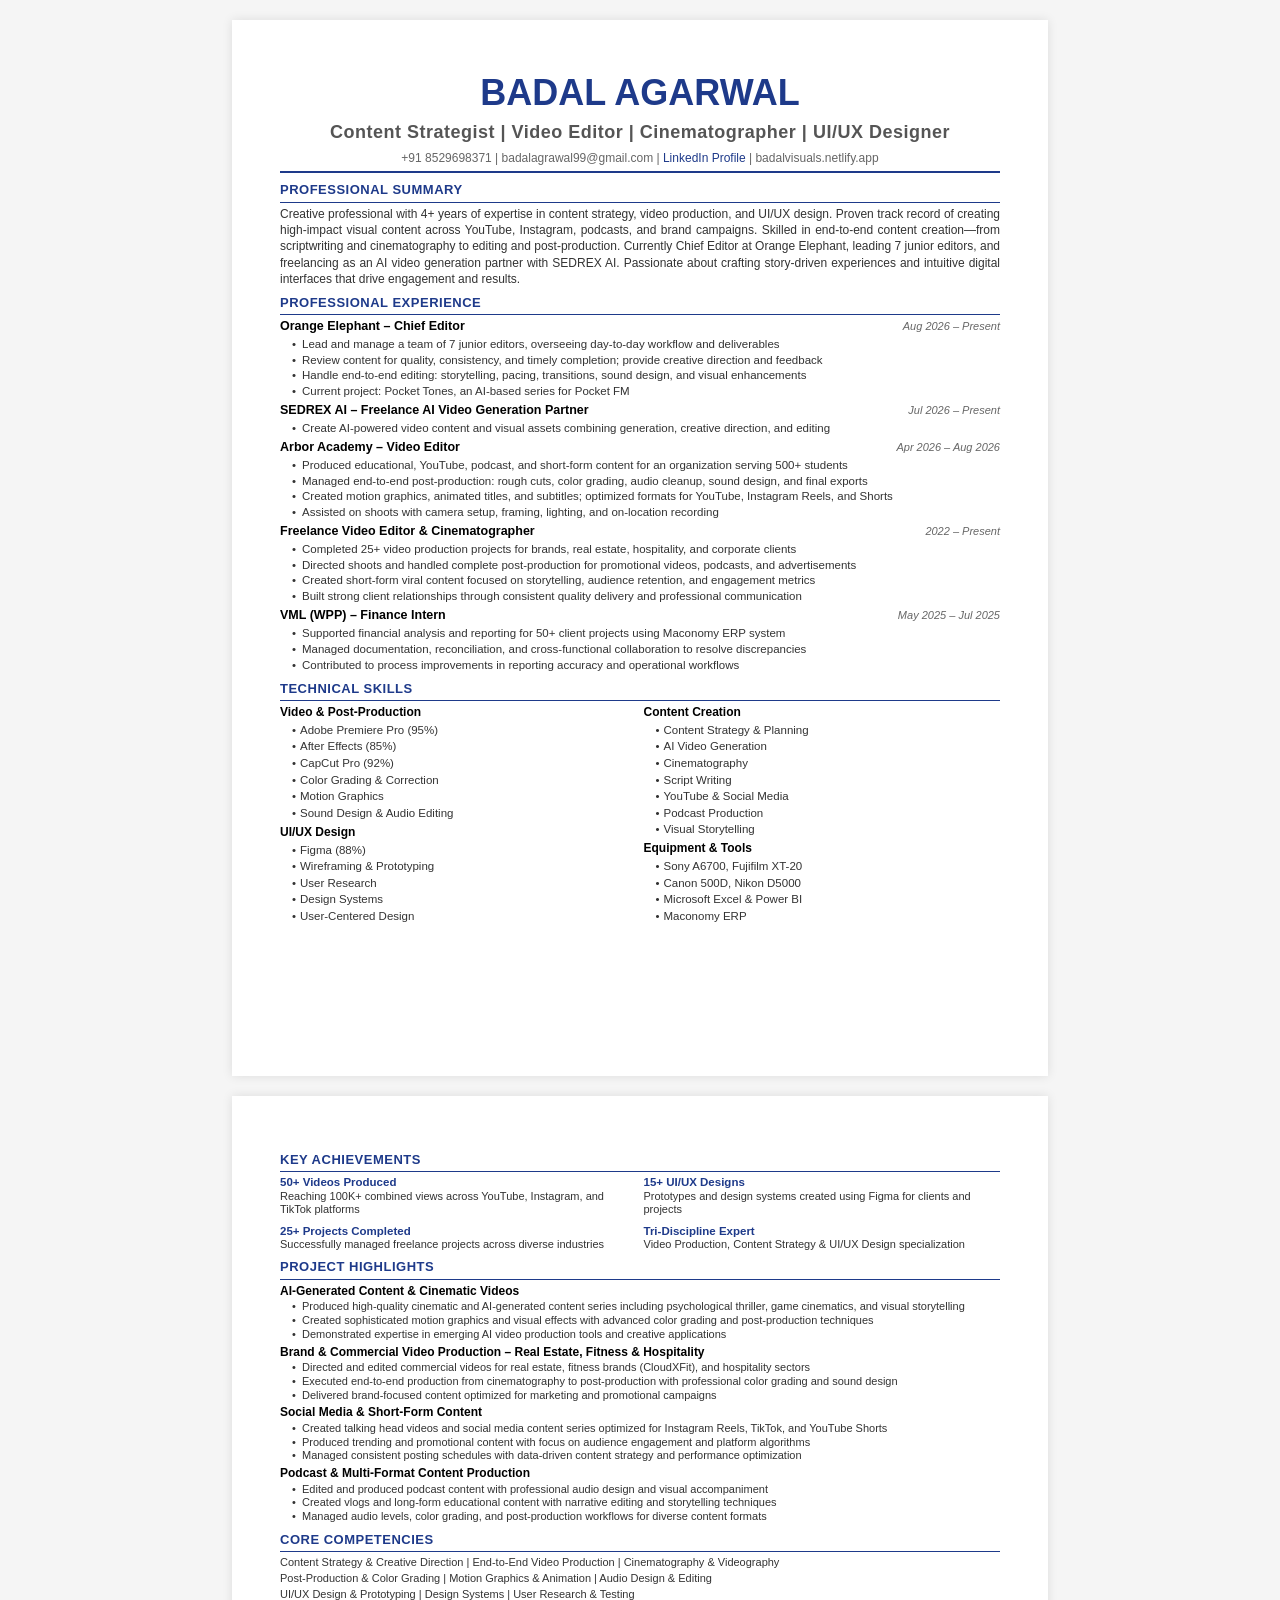
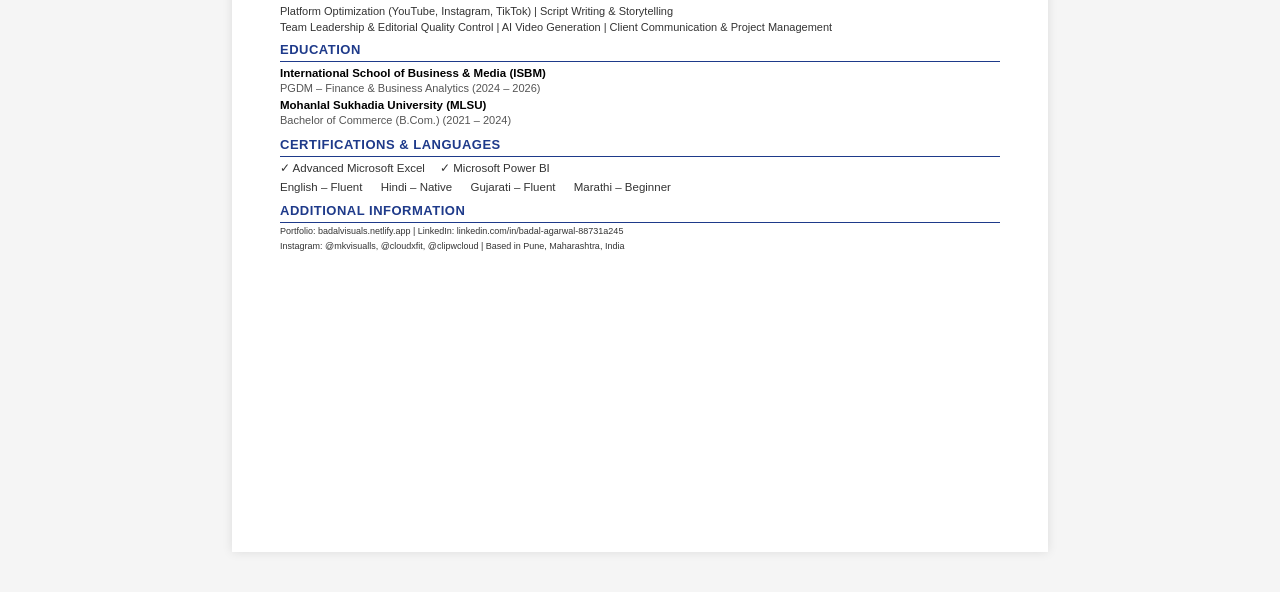
<file: assets/BadalResume_Redesigned.html>
<!DOCTYPE html>
<html lang="en">
<head>
    <meta charset="UTF-8">
    <meta name="viewport" content="width=device-width, initial-scale=1.0">
    <title>Badal Agarwal - Resume</title>
    <style>
        * {
            margin: 0;
            padding: 0;
            box-sizing: border-box;
        }

        body {
            font-family: 'Helvetica Neue', Helvetica, Arial, sans-serif;
            line-height: 1.4;
            color: #333;
            background: #f5f5f5;
            padding: 20px;
        }

        .resume-container {
            max-width: 8.5in;
            height: 11in;
            background: white;
            margin: 0 auto 20px;
            padding: 0.5in;
            box-shadow: 0 0 10px rgba(0,0,0,0.1);
        }

        /* Header */
        .header {
            text-align: center;
            margin-bottom: 8px;
            padding-bottom: 5px;
            border-bottom: 2px solid #1e3a8a;
        }

        .name {
            font-size: 36px;
            font-weight: bold;
            color: #1e3a8a;
            margin-bottom: 2px;
        }

        .title {
            font-size: 18px;
            color: #555;
            margin-bottom: 4px;
            letter-spacing: 0.5px;
            font-weight: 600;
        }

        .contact-info {
            font-size: 12px;
            color: #666;
            line-height: 1.4;
        }

        .contact-info a {
            color: #1e3a8a;
            text-decoration: none;
        }

        /* Section Headers */
        .section-header {
            font-size: 13px;
            font-weight: bold;
            color: #1e3a8a;
            text-transform: uppercase;
            margin-top: 7px;
            margin-bottom: 3px;
            padding-bottom: 2px;
            border-bottom: 1px solid #1e3a8a;
            letter-spacing: 0.5px;
        }

        /* Professional Summary */
        .summary {
            font-size: 12px;
            line-height: 1.36;
            margin-bottom: 4px;
            text-align: justify;
        }

        /* Experience */
        .job {
            margin-bottom: 3px;
        }

        .job-header {
            display: flex;
            justify-content: space-between;
            align-items: baseline;
            margin-bottom: 1px;
        }

        .job-title {
            font-size: 12.5px;
            font-weight: bold;
            color: #000;
        }

        .job-date {
            font-size: 11px;
            color: #666;
            font-style: italic;
        }

        .job-bullets {
            margin-left: 12px;
            font-size: 11.5px;
            line-height: 1.33;
        }

        .job-bullets li {
            list-style: none;
            margin-bottom: 0.5px;
            position: relative;
            padding-left: 10px;
        }

        .job-bullets li:before {
            content: "•";
            position: absolute;
            left: 0;
        }

        /* Skills - Two Column */
        .skills-container {
            display: grid;
            grid-template-columns: 1fr 1fr;
            gap: 7px;
            font-size: 11.5px;
            margin-bottom: 3px;
        }

        .skill-category {
            margin-bottom: 3px;
        }

        .skill-category-title {
            font-weight: bold;
            font-size: 12px;
            color: #000;
            margin-bottom: 1px;
        }

        .skill-category ul {
            margin-left: 12px;
            line-height: 1.4;
        }

        .skill-category li {
            list-style: none;
            margin-bottom: 0.5px;
            position: relative;
            padding-left: 8px;
        }

        .skill-category li:before {
            content: "•";
            position: absolute;
            left: 0;
        }

        /* Education */
        .education-item {
            margin-bottom: 1px;
            font-size: 11.5px;
        }

        .education-school {
            font-weight: bold;
            color: #000;
        }

        .education-degree {
            font-size: 11px;
            color: #555;
            margin-left: 0;
        }

        /* Certificates */
        .certificates {
            font-size: 11.5px;
            margin-bottom: 2px;
        }

        .cert-item {
            display: inline-block;
            margin-right: 12px;
        }

        /* Languages */
        .languages {
            font-size: 11.5px;
            line-height: 1.28;
        }

        .lang-item {
            display: inline-block;
            margin-right: 15px;
        }

        /* Page 2 Specific */
        .resume-container.page2 {
            margin-top: 20px;
        }

        /* Achievement boxes */
        .achievements-container {
            display: grid;
            grid-template-columns: 1fr 1fr;
            gap: 7px;
            font-size: 11px;
            margin-bottom: 4px;
        }

        .achievement-item {
            line-height: 1.22;
        }

        .achievement-item strong {
            display: block;
            color: #1e3a8a;
            margin-bottom: 0.5px;
            font-size: 11.5px;
        }

        /* Project highlights */
        .project {
            margin-bottom: 2px;
        }

        .project-title {
            font-weight: bold;
            font-size: 12px;
            color: #000;
            margin-bottom: 0.5px;
        }

        .project-bullets {
            margin-left: 12px;
            font-size: 11px;
            line-height: 1.26;
        }

        .project-bullets li {
            list-style: none;
            margin-bottom: 0px;
            position: relative;
            padding-left: 10px;
        }

        .project-bullets li:before {
            content: "•";
            position: absolute;
            left: 0;
        }

        /* Competencies */
        .competencies {
            font-size: 11px;
            line-height: 1.28;
        }

        .competency-line {
            margin-bottom: 2px;
        }

        /* Print styles */
        @media print {
            body {
                background: white;
                padding: 0;
            }
            .resume-container {
                box-shadow: none;
                margin-bottom: 0;
                page-break-after: always;
            }
            .resume-container.page2 {
                margin-top: 0;
            }
        }
    </style>
</head>
<body>

<!-- PAGE 1 -->
<div class="resume-container">
    <!-- Header -->
    <div class="header">
        <div class="name">BADAL AGARWAL</div>
        <div class="title">Content Strategist | Video Editor | Cinematographer | UI/UX Designer</div>
        <div class="contact-info">
            +91 8529698371 | badalagrawal99@gmail.com | <a href="#">LinkedIn Profile</a> | badalvisuals.netlify.app
        </div>
    </div>

    <!-- Professional Summary -->
    <div class="section-header">Professional Summary</div>
    <div class="summary">
        Creative professional with 4+ years of expertise in content strategy, video production, and UI/UX design. Proven track record of creating high-impact visual content across YouTube, Instagram, podcasts, and brand campaigns. Skilled in end-to-end content creation—from scriptwriting and cinematography to editing and post-production. Currently Chief Editor at Orange Elephant, leading 7 junior editors, and freelancing as an AI video generation partner with SEDREX AI. Passionate about crafting story-driven experiences and intuitive digital interfaces that drive engagement and results.
    </div>

    <!-- Professional Experience -->
    <div class="section-header">Professional Experience</div>

    <div class="job">
        <div class="job-header">
            <div class="job-title">Orange Elephant – Chief Editor</div>
            <div class="job-date">Aug 2026 – Present</div>
        </div>
        <ul class="job-bullets">
            <li>Lead and manage a team of 7 junior editors, overseeing day-to-day workflow and deliverables</li>
            <li>Review content for quality, consistency, and timely completion; provide creative direction and feedback</li>
            <li>Handle end-to-end editing: storytelling, pacing, transitions, sound design, and visual enhancements</li>
            <li>Current project: Pocket Tones, an AI-based series for Pocket FM</li>
        </ul>
    </div>

    <div class="job">
        <div class="job-header">
            <div class="job-title">SEDREX AI – Freelance AI Video Generation Partner</div>
            <div class="job-date">Jul 2026 – Present</div>
        </div>
        <ul class="job-bullets">
            <li>Create AI-powered video content and visual assets combining generation, creative direction, and editing</li>
        </ul>
    </div>

    <div class="job">
        <div class="job-header">
            <div class="job-title">Arbor Academy – Video Editor</div>
            <div class="job-date">Apr 2026 – Aug 2026</div>
        </div>
        <ul class="job-bullets">
            <li>Produced educational, YouTube, podcast, and short-form content for an organization serving 500+ students</li>
            <li>Managed end-to-end post-production: rough cuts, color grading, audio cleanup, sound design, and final exports</li>
            <li>Created motion graphics, animated titles, and subtitles; optimized formats for YouTube, Instagram Reels, and Shorts</li>
            <li>Assisted on shoots with camera setup, framing, lighting, and on-location recording</li>
        </ul>
    </div>

    <div class="job">
        <div class="job-header">
            <div class="job-title">Freelance Video Editor & Cinematographer</div>
            <div class="job-date">2022 – Present</div>
        </div>
        <ul class="job-bullets">
            <li>Completed 25+ video production projects for brands, real estate, hospitality, and corporate clients</li>
            <li>Directed shoots and handled complete post-production for promotional videos, podcasts, and advertisements</li>
            <li>Created short-form viral content focused on storytelling, audience retention, and engagement metrics</li>
            <li>Built strong client relationships through consistent quality delivery and professional communication</li>
        </ul>
    </div>

    <div class="job">
        <div class="job-header">
            <div class="job-title">VML (WPP) – Finance Intern</div>
            <div class="job-date">May 2025 – Jul 2025</div>
        </div>
        <ul class="job-bullets">
            <li>Supported financial analysis and reporting for 50+ client projects using Maconomy ERP system</li>
            <li>Managed documentation, reconciliation, and cross-functional collaboration to resolve discrepancies</li>
            <li>Contributed to process improvements in reporting accuracy and operational workflows</li>
        </ul>
    </div>

    <!-- Technical Skills -->
    <div class="section-header">Technical Skills</div>
    <div class="skills-container">
        <div>
            <div class="skill-category">
                <div class="skill-category-title">Video & Post-Production</div>
                <ul>
                    <li>Adobe Premiere Pro (95%)</li>
                    <li>After Effects (85%)</li>
                    <li>CapCut Pro (92%)</li>
                    <li>Color Grading & Correction</li>
                    <li>Motion Graphics</li>
                    <li>Sound Design & Audio Editing</li>
                </ul>
            </div>
            <div class="skill-category">
                <div class="skill-category-title">UI/UX Design</div>
                <ul>
                    <li>Figma (88%)</li>
                    <li>Wireframing & Prototyping</li>
                    <li>User Research</li>
                    <li>Design Systems</li>
                    <li>User-Centered Design</li>
                </ul>
            </div>
        </div>
        <div>
            <div class="skill-category">
                <div class="skill-category-title">Content Creation</div>
                <ul>
                    <li>Content Strategy & Planning</li>
                    <li>AI Video Generation</li>
                    <li>Cinematography</li>
                    <li>Script Writing</li>
                    <li>YouTube & Social Media</li>
                    <li>Podcast Production</li>
                    <li>Visual Storytelling</li>
                </ul>
            </div>
            <div class="skill-category">
                <div class="skill-category-title">Equipment & Tools</div>
                <ul>
                    <li>Sony A6700, Fujifilm XT-20</li>
                    <li>Canon 500D, Nikon D5000</li>
                    <li>Microsoft Excel & Power BI</li>
                    <li>Maconomy ERP</li>
                </ul>
            </div>
        </div>
    </div>

    </div>

<!-- PAGE 2 -->
<div class="resume-container page2">
    <!-- Key Achievements -->
    <div class="section-header">Key Achievements</div>
    <div class="achievements-container">
        <div class="achievement-item">
            <strong>50+ Videos Produced</strong>
            Reaching 100K+ combined views across YouTube, Instagram, and TikTok platforms
        </div>
        <div class="achievement-item">
            <strong>15+ UI/UX Designs</strong>
            Prototypes and design systems created using Figma for clients and projects
        </div>
        <div class="achievement-item">
            <strong>25+ Projects Completed</strong>
            Successfully managed freelance projects across diverse industries
        </div>
        <div class="achievement-item">
            <strong>Tri-Discipline Expert</strong>
            Video Production, Content Strategy & UI/UX Design specialization
        </div>
    </div>

    <!-- Project Highlights -->
    <div class="section-header">Project Highlights</div>

    <div class="project">
        <div class="project-title">AI-Generated Content & Cinematic Videos</div>
        <ul class="project-bullets">
            <li>Produced high-quality cinematic and AI-generated content series including psychological thriller, game cinematics, and visual storytelling</li>
            <li>Created sophisticated motion graphics and visual effects with advanced color grading and post-production techniques</li>
            <li>Demonstrated expertise in emerging AI video production tools and creative applications</li>
        </ul>
    </div>

    <div class="project">
        <div class="project-title">Brand & Commercial Video Production – Real Estate, Fitness & Hospitality</div>
        <ul class="project-bullets">
            <li>Directed and edited commercial videos for real estate, fitness brands (CloudXFit), and hospitality sectors</li>
            <li>Executed end-to-end production from cinematography to post-production with professional color grading and sound design</li>
            <li>Delivered brand-focused content optimized for marketing and promotional campaigns</li>
        </ul>
    </div>

    <div class="project">
        <div class="project-title">Social Media & Short-Form Content</div>
        <ul class="project-bullets">
            <li>Created talking head videos and social media content series optimized for Instagram Reels, TikTok, and YouTube Shorts</li>
            <li>Produced trending and promotional content with focus on audience engagement and platform algorithms</li>
            <li>Managed consistent posting schedules with data-driven content strategy and performance optimization</li>
        </ul>
    </div>

    <div class="project">
        <div class="project-title">Podcast & Multi-Format Content Production</div>
        <ul class="project-bullets">
            <li>Edited and produced podcast content with professional audio design and visual accompaniment</li>
            <li>Created vlogs and long-form educational content with narrative editing and storytelling techniques</li>
            <li>Managed audio levels, color grading, and post-production workflows for diverse content formats</li>
        </ul>
    </div>

    <!-- Core Competencies -->
    <div class="section-header">Core Competencies</div>
    <div class="competencies">
        <div class="competency-line">Content Strategy & Creative Direction | End-to-End Video Production | Cinematography & Videography</div>
        <div class="competency-line">Post-Production & Color Grading | Motion Graphics & Animation | Audio Design & Editing</div>
        <div class="competency-line">UI/UX Design & Prototyping | Design Systems | User Research & Testing</div>
        <div class="competency-line">Platform Optimization (YouTube, Instagram, TikTok) | Script Writing & Storytelling</div>
        <div class="competency-line">Team Leadership & Editorial Quality Control | AI Video Generation | Client Communication & Project Management</div>
    </div>

    <!-- Education -->
    <div class="section-header">Education</div>
    <div class="education-item">
        <div class="education-school">International School of Business & Media (ISBM)</div>
        <div class="education-degree">PGDM – Finance & Business Analytics (2024 – 2026)</div>
    </div>
    <div class="education-item">
        <div class="education-school">Mohanlal Sukhadia University (MLSU)</div>
        <div class="education-degree">Bachelor of Commerce (B.Com.) (2021 – 2024)</div>
    </div>

    <!-- Certifications -->
    <div class="section-header">Certifications & Languages</div>
    <div class="certificates">
        <div class="cert-item">✓ Advanced Microsoft Excel</div>
        <div class="cert-item">✓ Microsoft Power BI</div>
    </div>
    <div class="languages" style="margin-top: 4px;">
        <div class="lang-item">English – Fluent</div>
        <div class="lang-item">Hindi – Native</div>
        <div class="lang-item">Gujarati – Fluent</div>
        <div class="lang-item">Marathi – Beginner</div>
    </div>

    <!-- Additional Information -->
    <div class="section-header">Additional Information</div>
    <div class="languages" style="font-size: 9px;">
        <div>Portfolio: badalvisuals.netlify.app | LinkedIn: linkedin.com/in/badal-agarwal-88731a245</div>
        <div style="margin-top: 3px;">Instagram: @mkvisualls, @cloudxfit, @clipwcloud | Based in Pune, Maharashtra, India</div>
    </div>
</div>

</body>
</html>
</file>
<file: css/style.css>
/* ===================================
   BADAL CREATIVE PORTFOLIO - ENHANCED
   Advanced, Attractive, Interview-Ready
   =================================== */

/* CSS VARIABLES FOR EASY THEMING */
:root {
  --bg-primary: #0a0e27;
  --bg-secondary: #151932;
  --bg-card: rgba(255,255,255,0.03);
  --accent-purple: #8b5cf6;
  --accent-blue: #3b82f6;
  --accent-cyan: #06b6d4;
  --accent-green: #10b981;
  --accent-red: #ef4444;
  --text-primary: #ffffff;
  --text-secondary: #94a3b8;
  --text-muted: #64748b;
  --border-color: rgba(255,255,255,0.08);
  --shadow-glow: 0 0 40px rgba(139, 92, 246, 0.3);
  --transition: all 0.3s cubic-bezier(0.4, 0, 0.2, 1);
  --transition-smooth: all 0.5s cubic-bezier(0.34, 1.56, 0.64, 1);
  --easing-out: cubic-bezier(0.33, 1, 0.68, 1);
}

* {
  margin: 0;
  padding: 0;
  box-sizing: border-box;
}

body {
  margin: 0;
  font-family: 'Inter', -apple-system, BlinkMacSystemFont, 'Segoe UI', sans-serif;
  background: var(--bg-primary);
  color: var(--text-primary);
  overflow-x: hidden;
  scroll-behavior: smooth;
  line-height: 1.6;
  position: relative;
}

/* LOADING SCREEN */
.loading-screen {
  position: fixed;
  top: 0;
  left: 0;
  width: 100%;
  height: 100%;
  background: var(--bg-primary);
  display: flex;
  justify-content: center;
  align-items: center;
  z-index: 10000;
  transition: opacity 0.5s ease, visibility 0.5s ease;
}

.loading-screen.hidden {
  opacity: 0;
  visibility: hidden;
}

.loader {
  width: 50px;
  height: 50px;
  border: 3px solid var(--border-color);
  border-top-color: var(--accent-purple);
  border-radius: 50%;
  animation: spin 1s linear infinite;
}

@keyframes spin {
  to { transform: rotate(360deg); }
}

/* SCROLL PROGRESS BAR */
.scroll-progress {
  position: fixed;
  top: 0;
  left: 0;
  height: 3px;
  background: linear-gradient(90deg, var(--accent-purple), var(--accent-cyan), var(--accent-green));
  z-index: 1000;
  transition: width 0.1s ease;
}

/* ANIMATED GRADIENT BACKGROUND */
body::before {
  content: '';
  position: fixed;
  top: -50%;
  left: -50%;
  width: 200%;
  height: 200%;
  background: radial-gradient(circle at 20% 50%, rgba(139, 92, 246, 0.1) 0%, transparent 50%),
              radial-gradient(circle at 80% 80%, rgba(59, 130, 246, 0.1) 0%, transparent 50%),
              radial-gradient(circle at 40% 20%, rgba(16, 185, 129, 0.05) 0%, transparent 50%);
  animation: gradientMove 20s ease infinite;
  z-index: -1;
}

@keyframes gradientMove {
  0%, 100% { transform: translate(0, 0) rotate(0deg); }
  50% { transform: translate(-10%, -10%) rotate(180deg); }
}

/* =====================================
   NAVIGATION
   ===================================== */
.nav {
  display: flex;
  justify-content: space-between;
  align-items: center;
  padding: 20px 60px;
  position: sticky;
  top: 0;
  background: rgba(10, 14, 39, 0.7);
  backdrop-filter: blur(30px);
  -webkit-backdrop-filter: blur(30px);
  border-bottom: 1px solid rgba(255,255,255,0.06);
  z-index: 100;
  transition: var(--transition-smooth);
}

.nav.scrolled {
  padding: 16px 60px;
  background: rgba(10, 14, 39, 0.95);
  box-shadow: 0 8px 32px rgba(0, 0, 0, 0.2);
  border-bottom-color: rgba(255,255,255,0.1);
}

.logo {
  font-size: 24px;
  font-weight: 800;
  background: linear-gradient(135deg, var(--accent-purple), var(--accent-cyan));
  -webkit-background-clip: text;
  -webkit-text-fill-color: transparent;
  background-clip: text;
  cursor: pointer;
  transition: var(--transition-smooth);
  letter-spacing: -0.5px;
}

.logo:hover {
  transform: scale(1.08);
}

nav {
  display: flex;
  gap: 30px;
  align-items: center;
}

nav a {
  color: var(--text-secondary);
  text-decoration: none;
  font-weight: 600;
  position: relative;
  padding: 8px 0;
  transition: var(--transition-smooth);
  font-size: 15px;
  letter-spacing: 0.3px;
}

nav a::after {
  content: '';
  position: absolute;
  bottom: 0;
  left: 0;
  width: 0;
  height: 2.5px;
  background: linear-gradient(90deg, var(--accent-purple), var(--accent-cyan));
  transition: width 0.4s var(--easing-out);
  border-radius: 2px;
}

nav a:hover {
  color: var(--text-primary);
}

nav a:hover::after {
  width: 100%;
}

nav a.active {
  color: var(--text-primary);
}

nav a.active::after {
  width: 100%;
}

/* MOBILE MENU TOGGLE */
.menu-toggle {
  display: none;
  flex-direction: column;
  gap: 5px;
  cursor: pointer;
  z-index: 101;
}

.menu-toggle span {
  width: 25px;
  height: 3px;
  background: var(--text-primary);
  transition: var(--transition);
  border-radius: 3px;
}

.menu-toggle.active span:nth-child(1) {
  transform: rotate(45deg) translate(8px, 8px);
}

.menu-toggle.active span:nth-child(2) {
  opacity: 0;
}

.menu-toggle.active span:nth-child(3) {
  transform: rotate(-45deg) translate(7px, -7px);
}

/* =====================================
   HERO SECTION
   ===================================== */
.hero {
  min-height: 100vh;
  display: flex;
  flex-direction: column;
  justify-content: center;
  align-items: center;
  text-align: center;
  padding: 100px 40px 60px;
  position: relative;
  overflow: hidden;
}

.hero::before {
  content: '';
  position: absolute;
  top: 50%;
  left: 50%;
  transform: translate(-50%, -50%);
  width: 800px;
  height: 800px;
  background: radial-gradient(circle, rgba(139, 92, 246, 0.25) 0%, rgba(59, 130, 246, 0.1) 40%, transparent 70%);
  animation: pulse 4s ease-in-out infinite, float 6s ease-in-out infinite;
  filter: blur(60px);
}

.hero::after {
  content: '';
  position: absolute;
  bottom: 0;
  left: 0;
  width: 100%;
  height: 300px;
  background: linear-gradient(180deg, transparent, rgba(10, 14, 39, 0.8));
  pointer-events: none;
}

@keyframes pulse {
  0%, 100% { transform: translate(-50%, -50%) scale(1); opacity: 0.5; }
  50% { transform: translate(-50%, -50%) scale(1.2); opacity: 0.8; }
}

@keyframes float {
  0%, 100% { transform: translate(-50%, -50%) translateY(0px); }
  50% { transform: translate(-50%, -50%) translateY(-30px); }
}

.hero h1 {
  font-size: clamp(40px, 6vw, 72px);
  font-weight: 900;
  line-height: 1.1;
  max-width: 1000px;
  margin-bottom: 24px;
  letter-spacing: -0.02em;
  background: linear-gradient(135deg, #c4b5fd 0%, #60a5fa 50%, #22d3ee 100%);
  -webkit-background-clip: text;
  -webkit-text-fill-color: transparent;
  background-clip: text;
  animation: fadeUp 1s ease backwards, textShimmer 3s ease infinite;
  position: relative;
  z-index: 1;
  text-shadow: 0 0 30px rgba(139, 92, 246, 0.3);
}

@keyframes textShimmer {
  0%, 100% { background-position: 0% 50%; }
  50% { background-position: 100% 50%; }
}

.hero p {
  font-size: clamp(16px, 2vw, 20px);
  color: var(--text-secondary);
  margin-bottom: 40px;
  max-width: 750px;
  animation: fadeUp 1.2s ease backwards;
  position: relative;
  z-index: 1;
  font-weight: 500;
  letter-spacing: 0.3px;
}

.hero p:first-of-type {
  font-size: 18px;
  color: var(--text-primary);
  font-weight: 600;
  animation: fadeUp 1.1s ease backwards;
}

.hero-buttons {
  display: flex;
  gap: 15px;
  flex-wrap: wrap;
  justify-content: center;
  animation: fadeUp 1.4s ease backwards;
  position: relative;
  z-index: 1;
}

@keyframes fadeUp {
  from {
    opacity: 0;
    transform: translateY(30px);
  }
  to {
    opacity: 1;
    transform: translateY(0);
  }
}

/* BUTTONS */
.btn {
  padding: 16px 40px;
  background: linear-gradient(135deg, var(--accent-purple), var(--accent-blue));
  color: var(--text-primary);
  text-decoration: none;
  border-radius: 12px;
  font-weight: 600;
  font-size: 16px;
  transition: var(--transition-smooth);
  border: 1px solid rgba(255,255,255,0.1);
  cursor: pointer;
  position: relative;
  overflow: hidden;
  box-shadow: 0 8px 32px rgba(139, 92, 246, 0.35);
  backdrop-filter: blur(20px);
  -webkit-backdrop-filter: blur(20px);
  letter-spacing: 0.5px;
}

.btn::before {
  content: '';
  position: absolute;
  top: 0;
  left: -100%;
  width: 100%;
  height: 100%;
  background: linear-gradient(90deg, transparent, rgba(255,255,255,0.3), transparent);
  transition: left 0.6s ease;
}

.btn:hover::before {
  left: 100%;
}

.btn:hover {
  transform: translateY(-4px);
  box-shadow: 0 12px 48px rgba(139, 92, 246, 0.5);
}

.btn:active {
  transform: translateY(-2px);
}

.btn-outline {
  padding: 16px 40px;
  background: rgba(255,255,255,0.05);
  color: var(--text-primary);
  text-decoration: none;
  border-radius: 12px;
  font-weight: 600;
  font-size: 16px;
  border: 1.5px solid var(--border-color);
  transition: var(--transition-smooth);
  cursor: pointer;
  backdrop-filter: blur(10px);
  -webkit-backdrop-filter: blur(10px);
  letter-spacing: 0.5px;
}

.btn-outline:hover {
  border-color: var(--accent-purple);
  background: rgba(139, 92, 246, 0.15);
  transform: translateY(-4px);
  box-shadow: 0 8px 32px rgba(139, 92, 246, 0.25);
}

/* HERO IMAGE */
.hero .img {
  max-width: 820px;
  width: 100%;
  margin-top: 80px;
  border-radius: 24px;
  border: 1px solid rgba(139, 92, 246, 0.2);
  box-shadow: 0 40px 80px rgba(139, 92, 246, 0.2), 0 0 60px rgba(59, 130, 246, 0.1);
  transition: transform var(--transition-smooth), box-shadow 0.6s ease;
  animation: fadeUp 1.8s ease backwards;
  position: relative;
  z-index: 1;
}

.hero .img:hover {
  transform: scale(1.03) translateY(-16px);
  box-shadow: 0 50px 100px rgba(139, 92, 246, 0.3), 0 0 80px rgba(59, 130, 246, 0.15);
}

/* =====================================
   SECTIONS
   ===================================== */
.section {
  padding: 120px 60px;
  position: relative;
}

.section h2 {
  font-size: clamp(36px, 4.5vw, 52px);
  margin-bottom: 70px;
  text-align: center;
  background: linear-gradient(135deg, var(--text-primary), var(--text-secondary));
  -webkit-background-clip: text;
  -webkit-text-fill-color: transparent;
  background-clip: text;
  font-weight: 900;
  letter-spacing: -0.01em;
  position: relative;
}

.section h2::after {
  content: '';
  position: absolute;
  bottom: -20px;
  left: 50%;
  transform: translateX(-50%);
  width: 60px;
  height: 4px;
  background: linear-gradient(90deg, var(--accent-purple), var(--accent-cyan));
  border-radius: 2px;
  opacity: 0;
  animation: slideInUp 0.8s ease 0.2s forwards;
}

@keyframes slideInUp {
  from {
    opacity: 0;
    transform: translateX(-50%) translateY(10px);
  }
  to {
    opacity: 1;
    transform: translateX(-50%) translateY(0);
  }
}

/* =====================================
   GRID LAYOUTS
   ===================================== */
.grid {
  display: grid;
  grid-template-columns: repeat(auto-fit, minmax(320px, 1fr));
  gap: 40px;
  max-width: 1400px;
  margin: 0 auto;
}

.grid-2 {
  grid-template-columns: repeat(auto-fit, minmax(420px, 1fr));
  gap: 40px;
}

.grid-4 {
  grid-template-columns: repeat(auto-fit, minmax(260px, 1fr));
  gap: 40px;
}

/* =====================================
   CARDS
   ===================================== */
.card {
  background: rgba(255,255,255,0.04);
  border: 1px solid rgba(255,255,255,0.08);
  padding: 40px;
  border-radius: 24px;
  transition: var(--transition-smooth);
  text-decoration: none;
  color: var(--text-primary);
  position: relative;
  overflow: hidden;
  backdrop-filter: blur(20px);
  -webkit-backdrop-filter: blur(20px);
  display: flex;
  flex-direction: column;
}

.card::before {
  content: '';
  position: absolute;
  top: 0;
  left: 0;
  width: 100%;
  height: 100%;
  background: linear-gradient(135deg, rgba(139, 92, 246, 0.15), rgba(59, 130, 246, 0.08));
  opacity: 0;
  transition: opacity 0.4s ease;
  z-index: 0;
}

.card:hover::before {
  opacity: 1;
}

.card:hover {
  transform: translateY(-12px);
  border-color: rgba(139, 92, 246, 0.5);
  box-shadow: 0 20px 60px rgba(139, 92, 246, 0.25);
}

.card i {
  font-size: 48px;
  margin-bottom: 24px;
  background: linear-gradient(135deg, var(--accent-purple), var(--accent-cyan));
  -webkit-background-clip: text;
  -webkit-text-fill-color: transparent;
  background-clip: text;
  transition: transform 0.4s var(--easing-out);
  position: relative;
  z-index: 1;
}

.card:hover i {
  transform: translateY(-8px) scale(1.1);
}

.card h3 {
  font-size: 22px;
  margin-bottom: 16px;
  color: var(--text-primary);
  font-weight: 700;
  position: relative;
  z-index: 1;
}

.card p {
  color: var(--text-secondary);
  line-height: 1.7;
  font-size: 15px;
  position: relative;
  z-index: 1;
}

/* =====================================
   STATISTICS SECTION
   ===================================== */
.stats-section {
  background: linear-gradient(135deg, rgba(139, 92, 246, 0.1), rgba(59, 130, 246, 0.1));
  padding: 80px 60px;
}

.stats-grid {
  display: grid;
  grid-template-columns: repeat(auto-fit, minmax(200px, 1fr));
  gap: 40px;
  max-width: 1200px;
  margin: 0 auto;
  text-align: center;
}

.stat-item {
  opacity: 0;
  transform: translateY(20px);
  transition: var(--transition);
}

.stat-item.visible {
  opacity: 1;
  transform: translateY(0);
}

.stat-number {
  font-size: 48px;
  font-weight: 800;
  background: linear-gradient(135deg, var(--accent-purple), var(--accent-cyan));
  -webkit-background-clip: text;
  -webkit-text-fill-color: transparent;
  background-clip: text;
  display: block;
  margin-bottom: 10px;
}

.stat-label {
  font-size: 16px;
  color: var(--text-secondary);
  text-transform: uppercase;
  letter-spacing: 1px;
}

/* =====================================
   SKILLS SECTION
   ===================================== */
.skills-grid {
  max-width: 1000px;
  margin: 0 auto;
}

.skill-item {
  margin-bottom: 30px;
  opacity: 0;
  transform: translateX(-20px);
  transition: var(--transition);
}

.skill-item.visible {
  opacity: 1;
  transform: translateX(0);
}

.skill-header {
  display: flex;
  justify-content: space-between;
  margin-bottom: 10px;
}

.skill-name {
  font-weight: 600;
  color: var(--text-primary);
}

.skill-percentage {
  color: var(--accent-purple);
  font-weight: 600;
}

.skill-bar {
  height: 10px;
  background: rgba(255,255,255,0.05);
  border-radius: 10px;
  overflow: hidden;
  position: relative;
  border: 1px solid rgba(139, 92, 246, 0.1);
}

.skill-progress {
  height: 100%;
  background: linear-gradient(90deg, var(--accent-purple), var(--accent-cyan), var(--accent-green));
  border-radius: 10px;
  width: 0;
  transition: width 2s var(--easing-out);
  box-shadow: 0 0 20px rgba(139, 92, 246, 0.6), inset 0 0 10px rgba(255,255,255,0.1);
}

/* =====================================
   PROJECT CARDS WITH IMAGES
   ===================================== */
.project-card {
  background: rgba(255,255,255,0.02);
  border: 1px solid rgba(255,255,255,0.08);
  border-radius: 24px;
  overflow: hidden;
  transition: var(--transition-smooth);
  text-decoration: none;
  color: var(--text-primary);
  display: flex;
  flex-direction: column;
}

.project-card:hover {
  transform: translateY(-16px);
  box-shadow: 0 30px 60px rgba(139, 92, 246, 0.25);
  border-color: rgba(139, 92, 246, 0.4);
}

.project-image {
  width: 100%;
  height: 250px;
  object-fit: cover;
  transition: transform 0.5s ease;
}

.project-card:hover .project-image {
  transform: scale(1.1);
}

.project-content {
  padding: 25px;
}

.project-tags {
  display: flex;
  gap: 10px;
  flex-wrap: wrap;
  margin-bottom: 15px;
}

.tag {
  padding: 5px 12px;
  background: rgba(139, 92, 246, 0.2);
  border-radius: 20px;
  font-size: 12px;
  color: var(--accent-purple);
  border: 1px solid var(--accent-purple);
}

/* =====================================
   PROJECT FILTERS
   ===================================== */
.project-filters {
  display: flex;
  gap: 15px;
  justify-content: center;
  flex-wrap: wrap;
  max-width: 900px;
  margin: 0 auto;
}

.filter-btn {
  padding: 12px 24px;
  background: var(--bg-card);
  border: 1px solid var(--border-color);
  border-radius: 12px;
  color: var(--text-secondary);
  font-size: 16px;
  font-weight: 500;
  cursor: pointer;
  transition: var(--transition);
  display: flex;
  align-items: center;
  gap: 8px;
  font-family: inherit;
}

.filter-btn:hover {
  border-color: var(--accent-purple);
  color: var(--text-primary);
  background: rgba(139, 92, 246, 0.1);
  transform: translateY(-2px);
}

.filter-btn.active {
  background: linear-gradient(135deg, var(--accent-purple), var(--accent-blue));
  color: var(--text-primary);
  border-color: transparent;
  box-shadow: 0 4px 15px rgba(139, 92, 246, 0.4);
}

.filter-btn i {
  font-size: 18px;
}

/* =====================================
   PROJECT MEDIA (VIDEO)
   ===================================== */
.project-media {
  position: relative;
  width: 100%;
  overflow: hidden;
  background: #000;
  border-radius: 16px 16px 0 0;
  aspect-ratio: 16 / 9;
}

.project-media video {
  width: 100%;
  height: 100%;
  object-fit: cover;
  display: block;
  transition: transform 0.5s ease;
}

.project-card:hover .project-media video {
  transform: scale(1.05);
}

.project-overlay {
  position: absolute;
  top: 15px;
  right: 15px;
  z-index: 2;
  display: flex;
  gap: 10px;
}

.project-tag {
  padding: 8px 16px;
  border-radius: 20px;
  font-size: 13px;
  font-weight: 600;
  color: white;
  backdrop-filter: blur(10px);
  -webkit-backdrop-filter: blur(10px);
  display: flex;
  align-items: center;
  gap: 6px;
  box-shadow: 0 4px 15px rgba(0, 0, 0, 0.3);
}

.project-tag i {
  font-size: 14px;
}

/* =====================================
   PROJECT META & TECH STACK
   ===================================== */
.project-meta {
  margin-top: 20px;
  padding-top: 20px;
  border-top: 1px solid var(--border-color);
}

.tech-stack {
  display: flex;
  flex-wrap: wrap;
  gap: 8px;
  margin-bottom: 15px;
}

.tech-badge {
  padding: 6px 12px;
  background: rgba(139, 92, 246, 0.1);
  border: 1px solid rgba(139, 92, 246, 0.3);
  border-radius: 8px;
  font-size: 12px;
  color: var(--accent-purple);
  font-weight: 500;
  display: flex;
  align-items: center;
  gap: 6px;
  transition: var(--transition);
}

.tech-badge:hover {
  background: rgba(139, 92, 246, 0.2);
  border-color: var(--accent-purple);
  transform: translateY(-2px);
}

.tech-badge i {
  font-size: 12px;
}

.project-stats {
  display: flex;
  gap: 15px;
  flex-wrap: wrap;
  font-size: 13px;
  color: var(--text-muted);
}

.project-stats span {
  display: flex;
  align-items: center;
  gap: 6px;
}

.project-stats i {
  color: var(--accent-cyan);
  font-size: 14px;
}

/* =====================================
   PROJECT CATEGORY FILTERING
   ===================================== */
.section[data-category] {
  transition: opacity 0.3s ease, transform 0.3s ease;
}

.section[data-category].hidden {
  display: none;
}

/* =====================================
   TIMELINE
   ===================================== */
.timeline {
  max-width: 900px;
  margin: 0 auto;
  position: relative;
  padding: 20px 0;
}

.timeline::before {
  content: '';
  position: absolute;
  left: 50%;
  transform: translateX(-50%);
  width: 2px;
  height: 100%;
  background: linear-gradient(180deg, var(--accent-purple), var(--accent-cyan));
}

.timeline-item {
  margin-bottom: 50px;
  position: relative;
  opacity: 0;
  transition: var(--transition);
}

.timeline-item.visible {
  opacity: 1;
}

.timeline-item:nth-child(odd) {
  padding-right: calc(50% + 30px);
  transform: translateX(-30px);
}

.timeline-item:nth-child(even) {
  padding-left: calc(50% + 30px);
  transform: translateX(30px);
}

.timeline-item.visible {
  transform: translateX(0);
}

.timeline-content {
  background: var(--bg-card);
  padding: 25px;
  border-radius: 15px;
  border: 1px solid var(--border-color);
  position: relative;
}

.timeline-dot {
  position: absolute;
  top: 20px;
  width: 16px;
  height: 16px;
  background: var(--accent-purple);
  border-radius: 50%;
  border: 3px solid var(--bg-primary);
  box-shadow: 0 0 15px var(--accent-purple);
}

.timeline-item:nth-child(odd) .timeline-dot {
  right: calc(-8px - 50%);
}

.timeline-item:nth-child(even) .timeline-dot {
  left: calc(-8px - 50%);
}

.timeline-date {
  color: var(--accent-cyan);
  font-weight: 600;
  margin-bottom: 10px;
}

/* =====================================
   TESTIMONIALS
   ===================================== */
.testimonial-card {
  background: var(--bg-card);
  padding: 40px;
  border-radius: 20px;
  border: 1px solid var(--border-color);
  text-align: center;
  transition: var(--transition);
}

.testimonial-card:hover {
  border-color: var(--accent-purple);
  transform: translateY(-5px);
}

.testimonial-avatar {
  width: 80px;
  height: 80px;
  border-radius: 50%;
  margin: 0 auto 20px;
  border: 3px solid var(--accent-purple);
  object-fit: cover;
}

.testimonial-text {
  font-style: italic;
  color: var(--text-secondary);
  margin-bottom: 20px;
  line-height: 1.8;
}

.testimonial-author {
  font-weight: 600;
  color: var(--text-primary);
}

.testimonial-role {
  font-size: 14px;
  color: var(--text-muted);
}

/* =====================================
   CONTACT SECTION
   ===================================== */
.contact-box {
  padding: 100px 60px;
  max-width: 1200px;
  margin: 0 auto;
}

.contact-grid {
  display: grid;
  grid-template-columns: repeat(auto-fit, minmax(250px, 1fr));
  gap: 20px;
  margin-top: 50px;
}

.contact-form {
  max-width: 600px;
  margin: 50px auto 0;
}

.form-group {
  margin-bottom: 25px;
}

.form-group label {
  display: block;
  margin-bottom: 8px;
  color: var(--text-secondary);
  font-weight: 500;
}

.form-group input,
.form-group textarea {
  width: 100%;
  padding: 15px;
  background: var(--bg-card);
  border: 1px solid var(--border-color);
  border-radius: 10px;
  color: var(--text-primary);
  font-family: inherit;
  font-size: 16px;
  transition: var(--transition);
}

.form-group input:focus,
.form-group textarea:focus {
  outline: none;
  border-color: var(--accent-purple);
  background: rgba(139, 92, 246, 0.05);
}

.form-group textarea {
  resize: vertical;
  min-height: 150px;
}

/* =====================================
   CASE STUDY PAGES
   ===================================== */
.case-hero {
  padding: 150px 40px 80px;
  text-align: center;
  background: linear-gradient(180deg, rgba(139, 92, 246, 0.1), transparent);
}

.case-hero h1 {
  font-size: clamp(36px, 5vw, 64px);
  margin-bottom: 20px;
  background: linear-gradient(135deg, var(--accent-purple), var(--accent-cyan));
  -webkit-background-clip: text;
  -webkit-text-fill-color: transparent;
  background-clip: text;
}

.case-section {
  padding: 80px 10%;
  max-width: 1400px;
  margin: 0 auto;
}

.case-section h2 {
  font-size: 36px;
  margin-bottom: 25px;
  text-align: left;
}

.case-section p {
  font-size: 18px;
  line-height: 1.8;
  color: var(--text-secondary);
}

.case-dark {
  background: var(--bg-card);
  border-top: 1px solid var(--border-color);
  border-bottom: 1px solid var(--border-color);
}

/* =====================================
   IMAGES
   ===================================== */
.img {
  width: 100%;
  max-width: 100%;
  border-radius: 16px;
  transition: transform 0.4s ease;
  display: block;
}

.img:hover {
  transform: scale(1.02);
}

/* =====================================
   FOOTER
   ===================================== */
footer {
  text-align: center;
  padding: 60px 40px;
  background: var(--bg-secondary);
  border-top: 1px solid var(--border-color);
  color: var(--text-muted);
}

.footer-content {
  max-width: 1200px;
  margin: 0 auto;
}

.footer-links {
  display: flex;
  justify-content: center;
  gap: 30px;
  margin-bottom: 30px;
  flex-wrap: wrap;
}

.footer-links a {
  color: var(--text-secondary);
  text-decoration: none;
  transition: var(--transition);
}

.footer-links a:hover {
  color: var(--accent-purple);
}

.social-links {
  display: flex;
  justify-content: center;
  gap: 20px;
  margin-bottom: 30px;
}

.social-icon {
  width: 40px;
  height: 40px;
  display: flex;
  align-items: center;
  justify-content: center;
  background: var(--bg-card);
  border: 1px solid var(--border-color);
  border-radius: 50%;
  color: var(--text-secondary);
  text-decoration: none;
  transition: var(--transition);
}

.social-icon:hover {
  background: var(--accent-purple);
  color: var(--text-primary);
  border-color: var(--accent-purple);
  transform: translateY(-3px);
}

/* BACK TO TOP BUTTON */
.back-to-top {
  position: fixed;
  bottom: 40px;
  right: 40px;
  width: 56px;
  height: 56px;
  background: linear-gradient(135deg, var(--accent-purple), var(--accent-blue));
  border-radius: 50%;
  display: flex;
  align-items: center;
  justify-content: center;
  color: var(--text-primary);
  font-size: 24px;
  cursor: pointer;
  opacity: 0;
  visibility: hidden;
  transition: var(--transition-smooth);
  z-index: 99;
  box-shadow: 0 8px 32px rgba(139, 92, 246, 0.4);
  border: 1px solid rgba(255,255,255,0.1);
}

.back-to-top.visible {
  opacity: 1;
  visibility: visible;
}

.back-to-top:hover {
  transform: translateY(-8px);
  box-shadow: 0 12px 48px rgba(139, 92, 246, 0.6);
}

/* =====================================
   ANIMATIONS
   ===================================== */
.fade-in {
  opacity: 0;
  transform: translateY(40px);
  transition: opacity 1s ease, transform 1s var(--easing-out);
}

.fade-in.visible {
  opacity: 1;
  transform: translateY(0);
}

.fade-in-left {
  opacity: 0;
  transform: translateX(-40px);
  transition: opacity 1s ease, transform 1s var(--easing-out);
}

.fade-in-left.visible {
  opacity: 1;
  transform: translateX(0);
}

.fade-in-right {
  opacity: 0;
  transform: translateX(40px);
  transition: opacity 1s ease, transform 1s var(--easing-out);
}

.fade-in-right.visible {
  opacity: 1;
  transform: translateX(0);
}

/* Stagger effect for cards */
.card:nth-child(1) { animation-delay: 0.05s; }
.card:nth-child(2) { animation-delay: 0.1s; }
.card:nth-child(3) { animation-delay: 0.15s; }
.card:nth-child(4) { animation-delay: 0.2s; }
.card:nth-child(5) { animation-delay: 0.25s; }
.card:nth-child(6) { animation-delay: 0.3s; }

/* =====================================
   RESPONSIVE DESIGN
   ===================================== */
@media (max-width: 968px) {
  .nav {
    padding: 15px 30px;
  }

  nav {
    position: fixed;
    top: 0;
    right: -100%;
    width: 70%;
    height: 100vh;
    background: rgba(10, 14, 39, 0.98);
    backdrop-filter: blur(20px);
    flex-direction: column;
    justify-content: center;
    gap: 40px;
    transition: right 0.3s ease;
    border-left: 1px solid var(--border-color);
  }

  nav.active {
    right: 0;
  }

  .menu-toggle {
    display: flex;
  }

  .section {
    padding: 60px 30px;
  }

  .grid {
    grid-template-columns: 1fr;
  }

  .timeline::before {
    left: 20px;
  }

  .timeline-item:nth-child(odd),
  .timeline-item:nth-child(even) {
    padding-left: 50px;
    padding-right: 0;
  }

  .timeline-item:nth-child(odd) .timeline-dot,
  .timeline-item:nth-child(even) .timeline-dot {
    left: 13px;
  }

  .hero {
    padding: 80px 20px 40px;
  }

  .contact-box {
    padding: 60px 30px;
  }
}

@media (max-width: 640px) {
  .nav {
    padding: 15px 20px;
  }

  .hero h1 {
    font-size: 32px;
  }

  .section h2 {
    font-size: 28px;
  }

  .stats-grid {
    grid-template-columns: repeat(2, 1fr);
  }

  .hero-buttons {
    flex-direction: column;
    width: 100%;
  }

  .btn, .btn-outline {
    width: 100%;
    text-align: center;
  }

  /* Project-specific mobile styles */
  .project-filters {
    gap: 10px;
  }

  .filter-btn {
    padding: 10px 16px;
    font-size: 14px;
  }

  .filter-btn i {
    font-size: 16px;
  }

  .project-card {
    margin-bottom: 20px;
  }

  .project-content {
    padding: 20px;
  }

  .project-content h3 {
    font-size: 18px;
  }

  .project-content p {
    font-size: 14px;
  }

  .tech-stack {
    gap: 6px;
  }

  .tech-badge {
    font-size: 11px;
    padding: 5px 10px;
  }

  .project-stats {
    font-size: 12px;
    gap: 10px;
  }

  .project-tag {
    padding: 6px 12px;
    font-size: 12px;
  }
}

/* Tablet-specific adjustments */
@media (max-width: 768px) and (min-width: 641px) {
  .project-filters {
    max-width: 100%;
  }

  .filter-btn {
    flex: 1;
    justify-content: center;
  }
}

/* =====================================
   UTILITY CLASSES
   ===================================== */
.text-center {
  text-align: center;
}

.text-gradient {
  background: linear-gradient(135deg, var(--accent-purple), var(--accent-cyan));
  -webkit-background-clip: text;
  -webkit-text-fill-color: transparent;
  background-clip: text;
}

.mb-20 {
  margin-bottom: 20px;
}

.mb-40 {
  margin-bottom: 40px;
}

.mt-40 {
  margin-top: 40px;
}

/* =====================================
   HOVER EFFECTS
   ===================================== */
.hover-zoom {
  overflow: hidden;
}

.hover-zoom img {
  transition: transform 0.5s ease;
}

.hover-zoom:hover img {
  transform: scale(1.1);
}

/* GLASS MORPHISM EFFECT */
.glass {
  background: rgba(255, 255, 255, 0.07);
  backdrop-filter: blur(20px);
  -webkit-backdrop-filter: blur(20px);
  border: 1px solid rgba(255, 255, 255, 0.12);
}

/* =====================================
   MODERN ENHANCEMENTS
   ===================================== */

/* Smooth page transitions */
@media (prefers-reduced-motion: no-preference) {
  html {
    scroll-behavior: smooth;
  }
}

/* Enhanced skill item styling */
.skill-item {
  padding: 20px;
  border-radius: 16px;
  background: rgba(255,255,255,0.02);
  border: 1px solid rgba(255,255,255,0.05);
  transition: var(--transition-smooth);
}

.skill-item:hover {
  background: rgba(255,255,255,0.04);
  border-color: rgba(139, 92, 246, 0.2);
  transform: translateX(8px);
}

/* Timeline enhancements */
.timeline-item:hover .timeline-content {
  background: rgba(255,255,255,0.06);
  border-color: rgba(139, 92, 246, 0.3);
}

.timeline-dot {
  box-shadow: 0 0 20px var(--accent-purple), 0 0 40px rgba(139, 92, 246, 0.2) !important;
}

/* Filter button enhancements */
.filter-btn {
  letter-spacing: 0.3px;
  font-weight: 600;
}

.filter-btn.active {
  box-shadow: 0 8px 20px rgba(139, 92, 246, 0.35);
}
</file>
